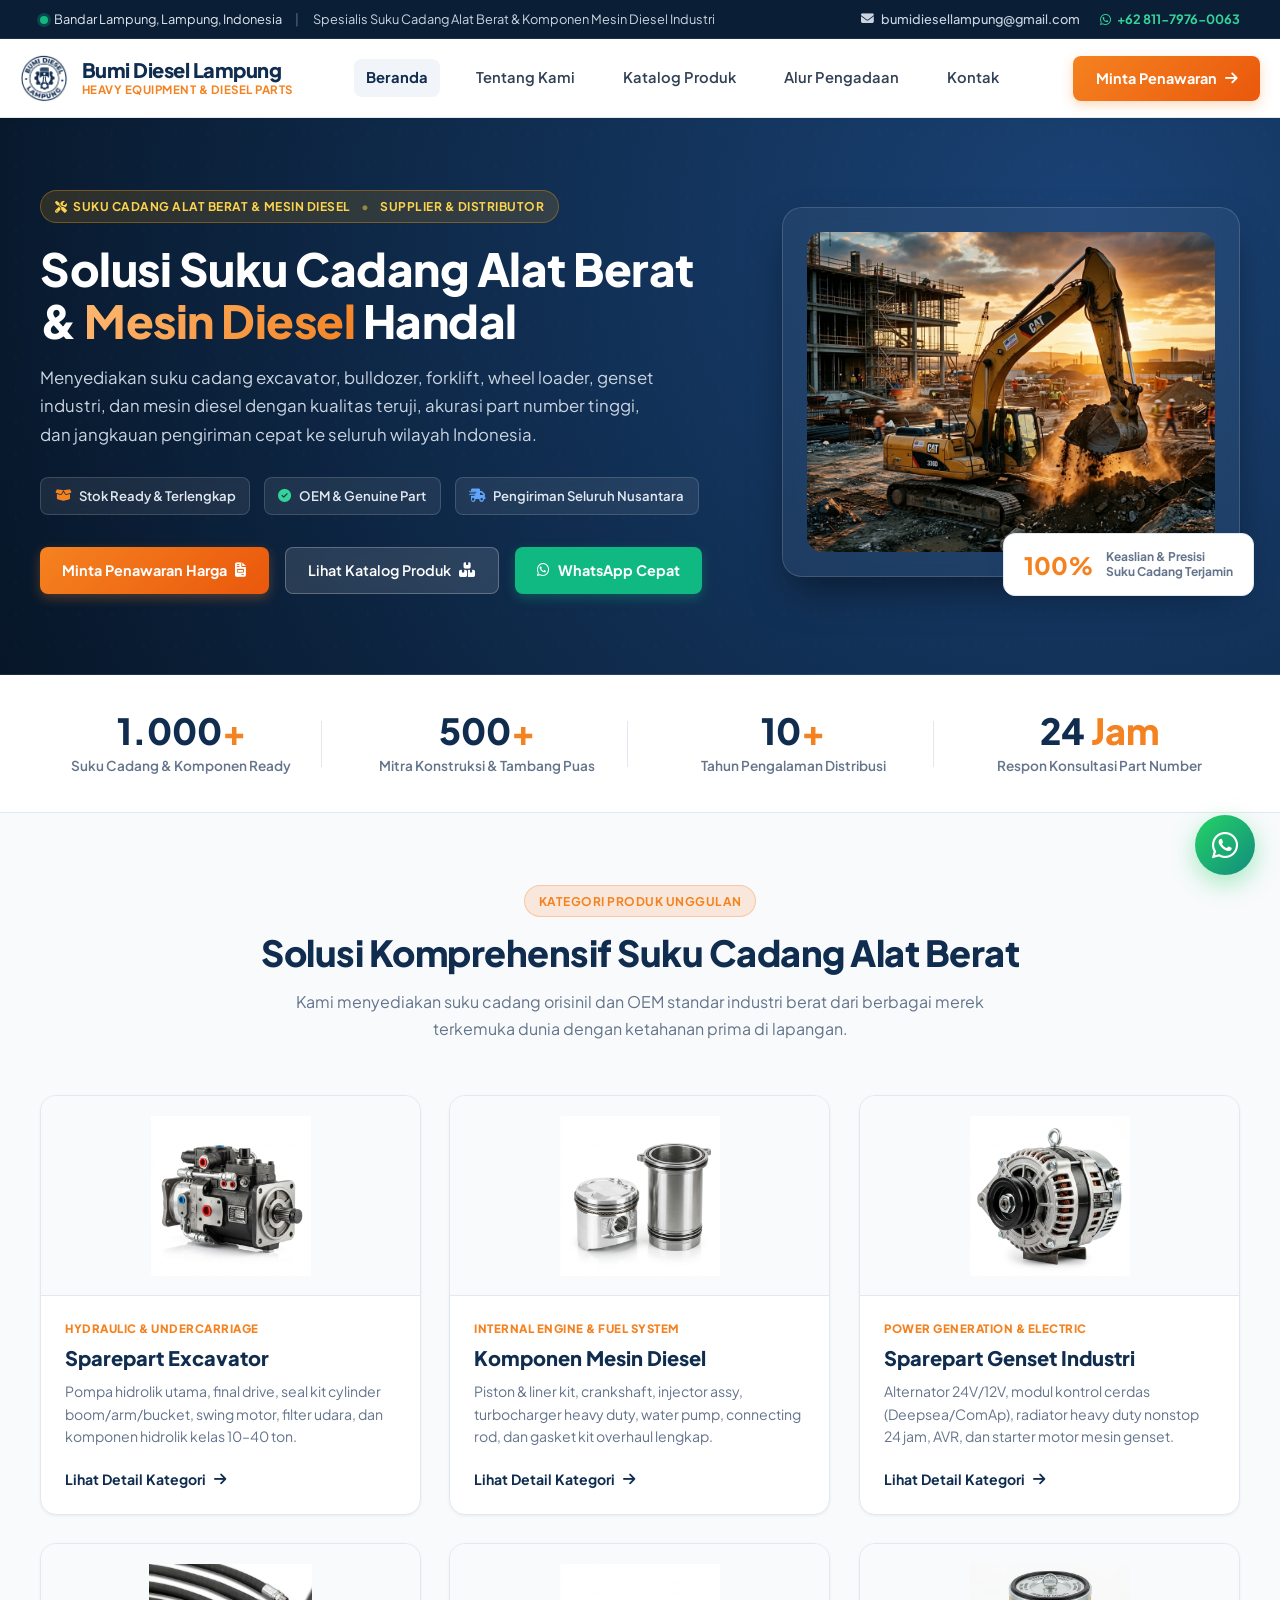
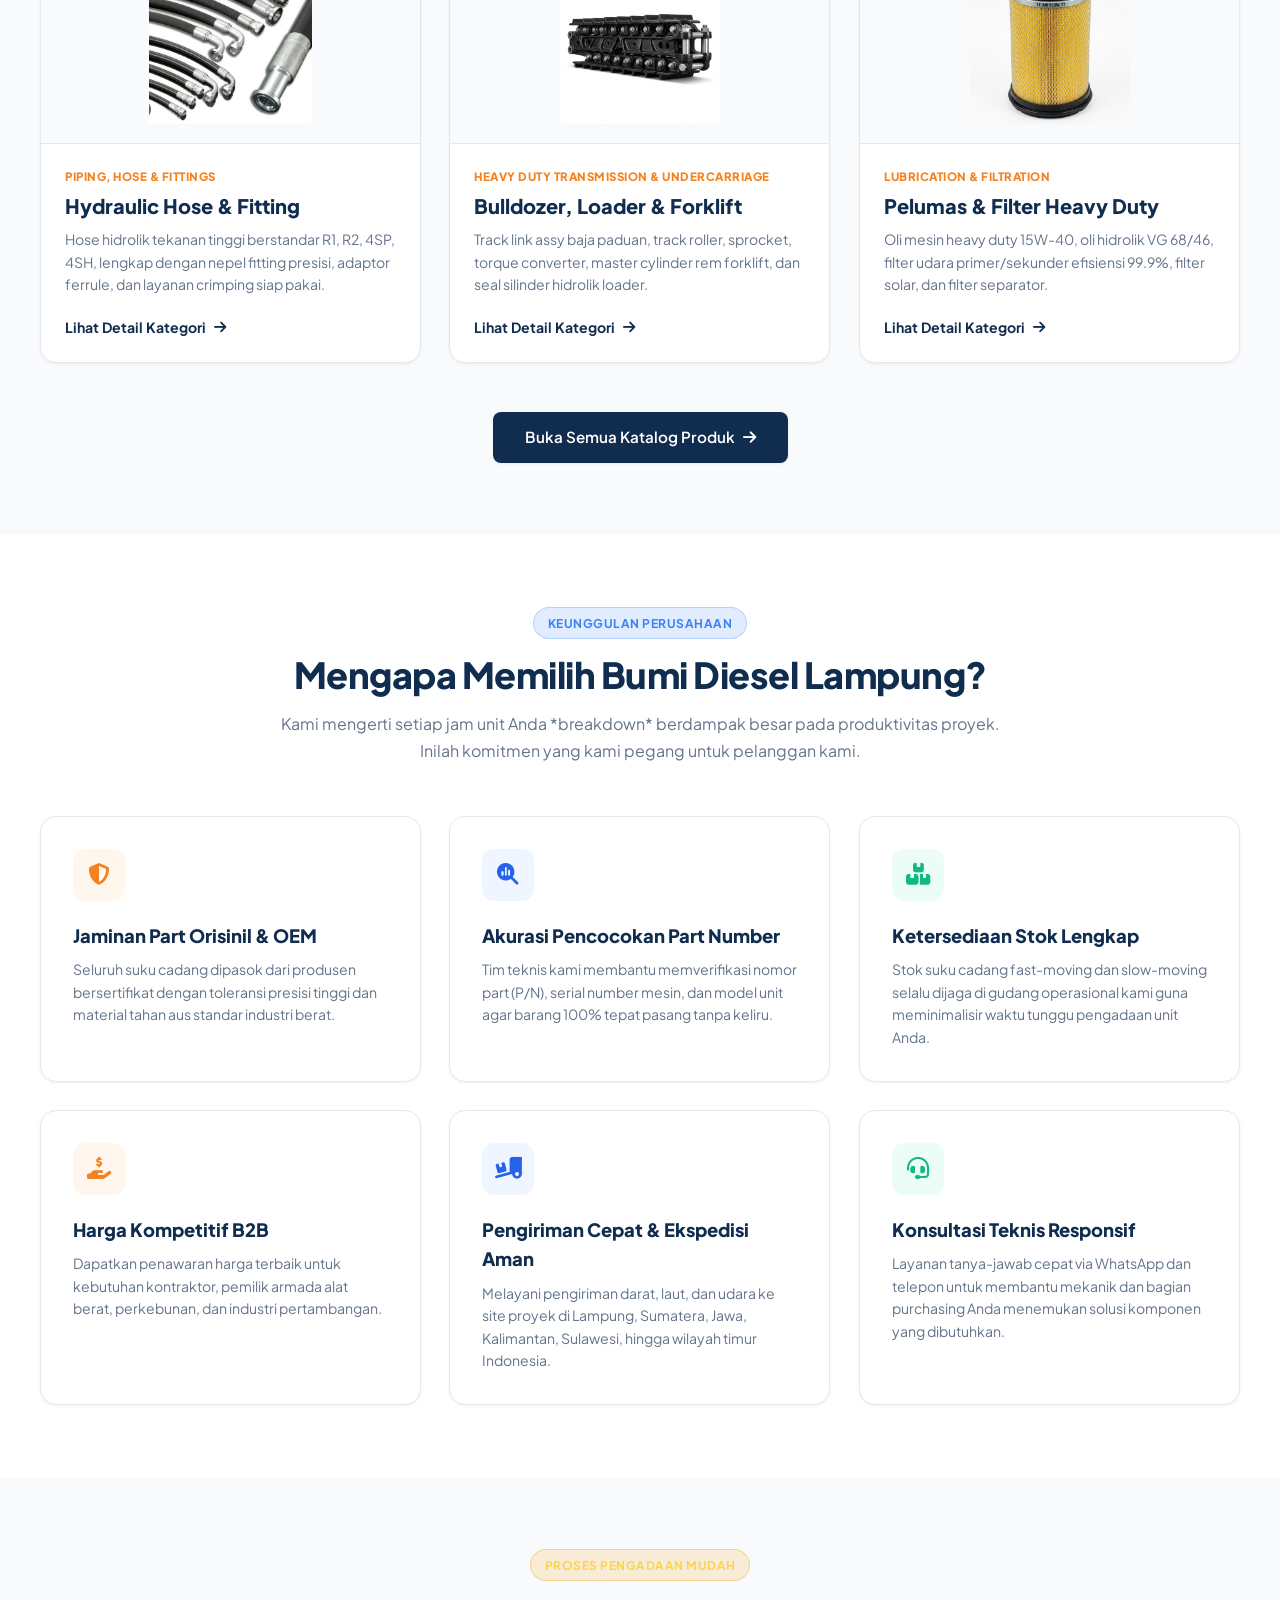
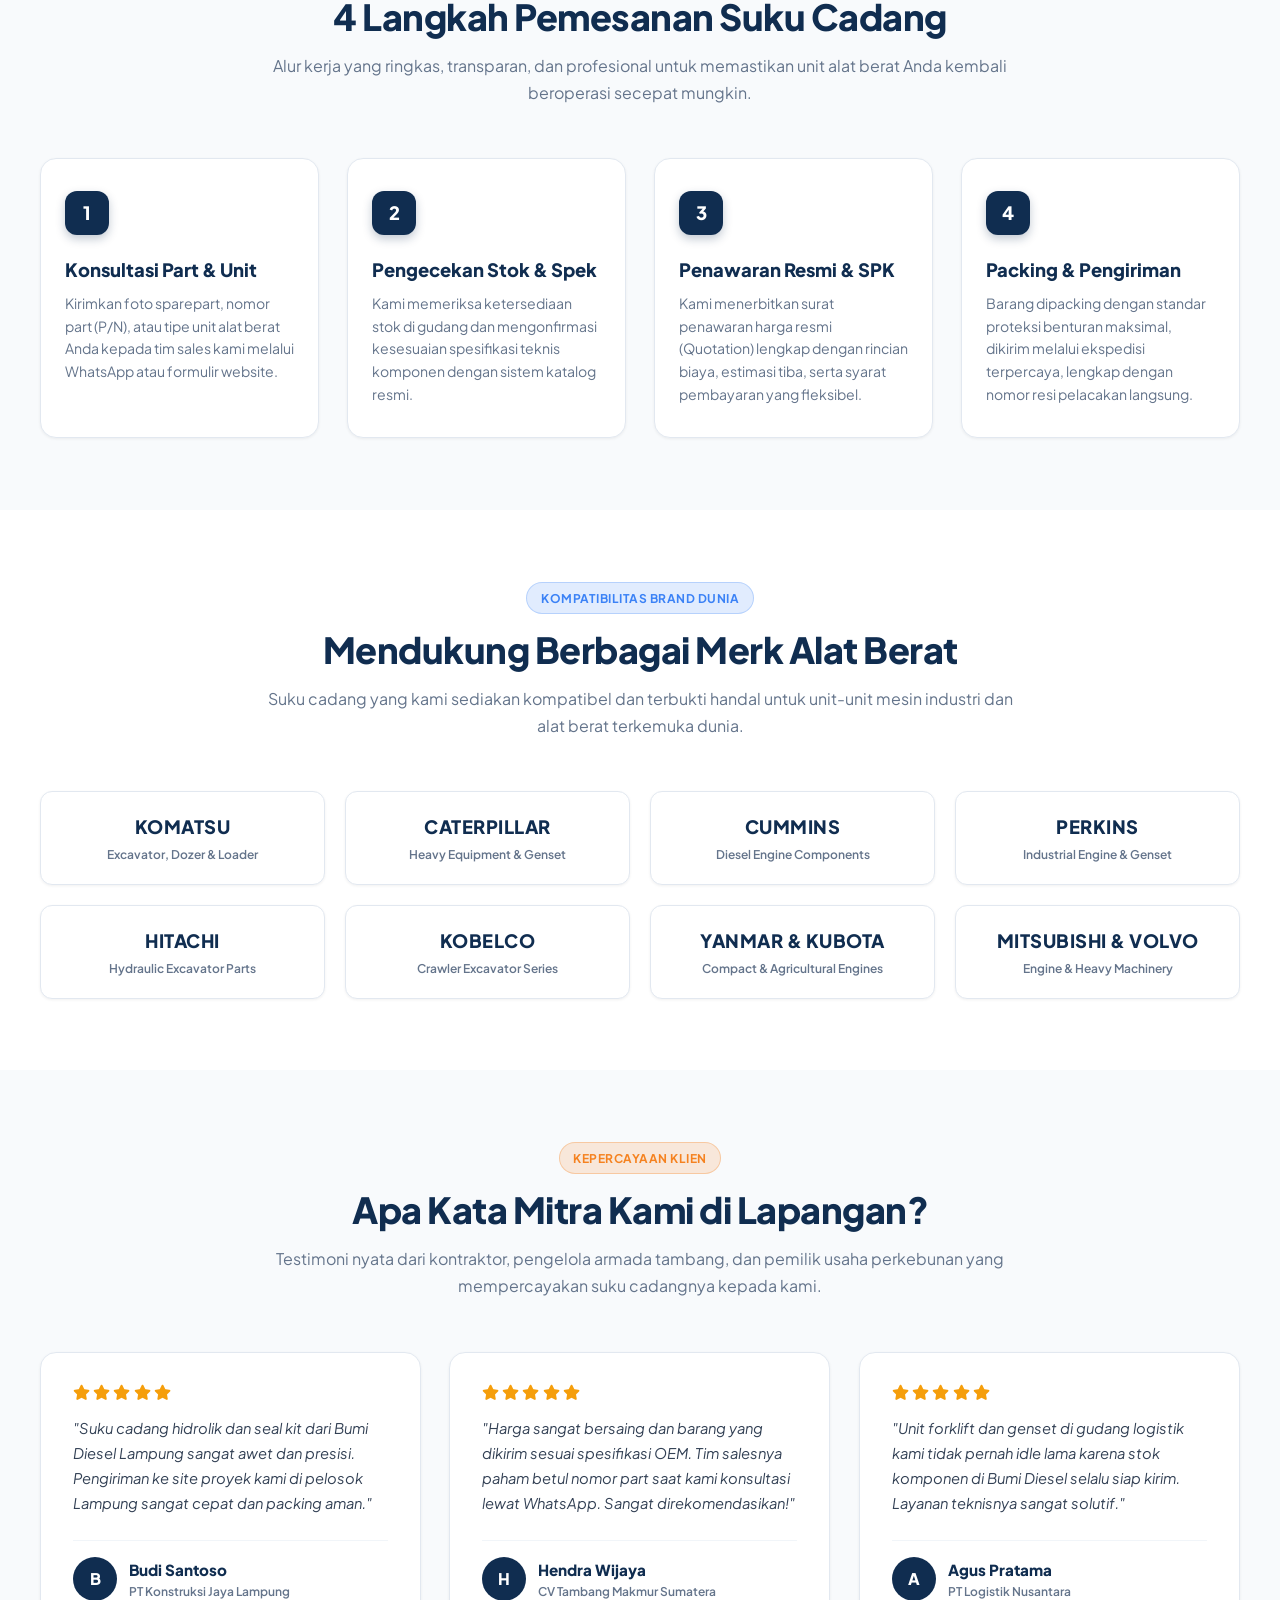
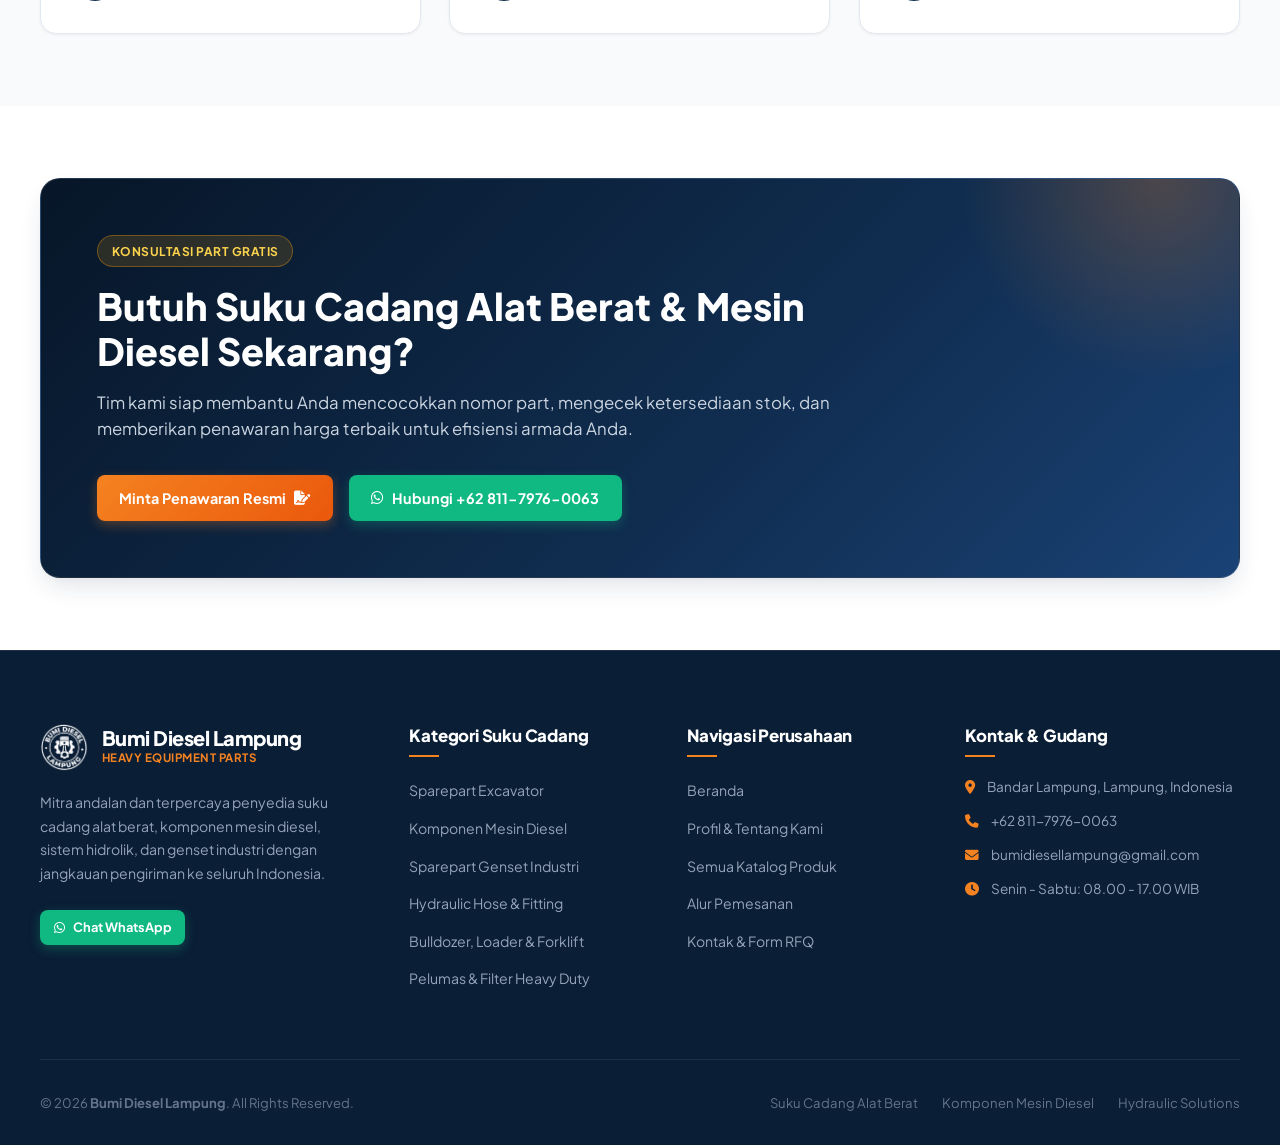
<file: index.html>
<!DOCTYPE html>
<html lang="id">
<head>
  <meta charset="UTF-8">
  <meta name="viewport" content="width=device-width, initial-scale=1.0">
  <title>Bumi Diesel Lampung | Supplier & Distributor Suku Cadang Alat Berat & Mesin Diesel</title>
  <meta name="description" content="Distributor dan supplier resmi suku cadang alat berat excavator, bulldozer, forklift, wheel loader, genset industri, dan mesin diesel berkualitas di Bandar Lampung dan pengiriman ke seluruh Indonesia.">
  <meta name="keywords" content="sparepart alat berat lampung, suku cadang excavator, spare part genset, pompa hidrolik excavator, piston diesel, injector diesel, hydraulic hose lampung, bumi diesel lampung">
  <meta name="author" content="Bumi Diesel Lampung">
  <meta name="robots" content="index, follow">

  <!-- Open Graph -->
  <meta property="og:type" content="website">
  <meta property="og:url" content="https://www.bumidiesellampung.com/">
  <meta property="og:title" content="Bumi Diesel Lampung | Suku Cadang Alat Berat & Mesin Diesel Berkualitas">
  <meta property="og:description" content="Solusi lengkap sparepart excavator, bulldozer, loader, genset industri, dan komponen mesin diesel dengan harga kompetitif dan pengiriman ke seluruh Indonesia.">
  <meta property="og:image" content="assets/logo.png">

  <!-- Favicon -->
  <link rel="icon" type="image/png" href="assets/favicon.png">

  <!-- Fonts: Plus Jakarta Sans & Inter -->
  <link rel="preconnect" href="https://fonts.googleapis.com">
  <link rel="preconnect" href="https://fonts.gstatic.com" crossorigin>
  <link href="https://fonts.googleapis.com/css2?family=Inter:wght@400;500;600;700&family=Plus+Jakarta+Sans:wght@400;500;600;700;800;900&display=swap" rel="stylesheet">

  <!-- FontAwesome 6 -->
  <link rel="stylesheet" href="https://cdnjs.cloudflare.com/ajax/libs/font-awesome/6.4.0/css/all.min.css">

  <!-- Stylesheet -->
  <link rel="stylesheet" href="assets/css/styles.css">

  <!-- Structured Data Schema.org -->
  <script type="application/ld+json">
  {
    "@context": "https://schema.org",
    "@type": "IndustrialStore",
    "name": "Bumi Diesel Lampung",
    "image": "https://www.bumidiesellampung.com/assets/logo.png",
    "description": "Pusat suku cadang alat berat dan mesin diesel di Bandar Lampung.",
    "telephone": "+62811-7976-0063",
    "email": "bumidiesellampung@gmail.com",
    "address": {
      "@type": "PostalAddress",
      "addressLocality": "Bandar Lampung",
      "addressRegion": "Lampung",
      "addressCountry": "ID"
    },
    "url": "https://www.bumidiesellampung.com"
  }
  </script>
</head>
<body>

  <!-- Top Bar -->
  <div class="top-bar">
    <div class="container top-bar-content">
      <div class="top-bar-left">
        <span><span class="status-dot"></span>Bandar Lampung, Lampung, Indonesia</span>
        <span class="hide-sm" style="opacity: 0.4;">|</span>
        <span class="hide-sm" style="color: #CBD5E1;">Spesialis Suku Cadang Alat Berat & Komponen Mesin Diesel Industri</span>
      </div>
      <div class="top-bar-right">
        <a href="mailto:bumidiesellampung@gmail.com" class="top-link hide-sm">
          <i class="fa-solid fa-envelope"></i> bumidiesellampung@gmail.com
        </a>
        <a href="https://wa.me/6281179760063" target="_blank" rel="noopener noreferrer" class="top-link top-link-wa">
          <i class="fa-brands fa-whatsapp"></i> +62 811-7976-0063
        </a>
      </div>
    </div>
  </div>

  <!-- Header / Navigation -->
  <header class="header">
    <div class="container nav-content">
      <a href="./" class="nav-logo" aria-label="Beranda Bumi Diesel Lampung">
        <img src="assets/logo-navy.png" alt="Bumi Diesel Lampung Logo">
        <div class="brand-text">
          <span class="brand-title">Bumi Diesel Lampung</span>
          <span class="brand-subtitle">Heavy Equipment & Diesel Parts</span>
        </div>
      </a>

      <nav class="nav-menu" aria-label="Navigasi Utama">
        <a href="./" class="nav-link active">Beranda</a>
        <a href="tentang-kami" class="nav-link">Tentang Kami</a>
        <a href="produk" class="nav-link">Katalog Produk</a>
        <a href="#alur-pengadaan" class="nav-link">Alur Pengadaan</a>
        <a href="kontak" class="nav-link">Kontak</a>
      </nav>

      <div class="nav-actions">
        <a href="kontak" class="btn-primary">
          <span>Minta Penawaran</span>
          <i class="fa-solid fa-arrow-right"></i>
        </a>
        <button id="hamburgerBtn" class="hamburger-btn" aria-label="Buka Menu" aria-expanded="false">
          <i class="fa-solid fa-bars"></i>
        </button>
      </div>
    </div>

    <!-- Mobile Drawer -->
    <div id="mobileMenu" class="mobile-menu">
      <a href="./" class="mobile-nav-link active">Beranda</a>
      <a href="tentang-kami" class="mobile-nav-link">Tentang Kami</a>
      <a href="produk" class="mobile-nav-link">Katalog Produk Lengkap</a>
      <a href="produk-excavator" class="mobile-nav-link" style="padding-left: 1.25rem; font-size: 0.88rem;">• Sparepart Excavator</a>
      <a href="produk-diesel-engine" class="mobile-nav-link" style="padding-left: 1.25rem; font-size: 0.88rem;">• Komponen Mesin Diesel</a>
      <a href="produk-genset" class="mobile-nav-link" style="padding-left: 1.25rem; font-size: 0.88rem;">• Sparepart Genset</a>
      <a href="produk-hydraulic-hose" class="mobile-nav-link" style="padding-left: 1.25rem; font-size: 0.88rem;">• Hydraulic Hose & Fitting</a>
      <a href="produk-alat-berat-lainnya" class="mobile-nav-link" style="padding-left: 1.25rem; font-size: 0.88rem;">• Bulldozer, Loader & Forklift</a>
      <a href="#alur-pengadaan" class="mobile-nav-link">Alur Pengadaan</a>
      <a href="kontak" class="mobile-nav-link">Kontak & Penawaran</a>
      <div style="margin-top: 1rem;">
        <a href="kontak" class="btn-primary" style="width: 100%; text-align: center;">Minta Penawaran Harga Sekarang</a>
      </div>
    </div>
  </header>

  <!-- Hero Section -->
  <section class="hero">
    <div class="container hero-grid">
      <div>
        <div class="badge badge-amber">
          <i class="fa-solid fa-screwdriver-wrench"></i> Suku Cadang Alat Berat & Mesin Diesel
          <span style="opacity: 0.5; margin: 0 4px;">•</span>
          <span>Supplier & Distributor</span>
        </div>

        <h1 class="hero-title">
          Solusi Suku Cadang Alat Berat & <span>Mesin Diesel</span> Handal
        </h1>

        <p class="hero-desc">
          Menyediakan suku cadang excavator, bulldozer, forklift, wheel loader, genset industri, dan mesin diesel dengan kualitas teruji, akurasi part number tinggi, dan jangkauan pengiriman cepat ke seluruh wilayah Indonesia.
        </p>

        <div class="hero-features">
          <div class="feature-box">
            <i class="fa-solid fa-box-open" style="color: #F58220;"></i>
            <span>Stok Ready & Terlengkap</span>
          </div>
          <div class="feature-box">
            <i class="fa-solid fa-circle-check" style="color: #34D399;"></i>
            <span>OEM & Genuine Part</span>
          </div>
          <div class="feature-box">
            <i class="fa-solid fa-truck-fast" style="color: #60A5FA;"></i>
            <span>Pengiriman Seluruh Nusantara</span>
          </div>
        </div>

        <div class="hero-btns">
          <a href="kontak" class="btn-primary">
            <span>Minta Penawaran Harga</span>
            <i class="fa-solid fa-file-invoice"></i>
          </a>
          <a href="produk" class="btn-secondary">
            <span>Lihat Katalog Produk</span>
            <i class="fa-solid fa-boxes-stacked"></i>
          </a>
          <a href="https://wa.me/6281179760063" target="_blank" rel="noopener noreferrer" class="btn-whatsapp-hero">
            <i class="fa-brands fa-whatsapp"></i>
            <span>WhatsApp Cepat</span>
          </a>
        </div>
      </div>

      <div class="hero-visual">
        <div class="hero-card-preview">
          <div class="hero-img-wrapper">
            <img src="excavator_bg.png" alt="Unit Alat Berat Excavator Bumi Diesel Lampung">
          </div>
          <div class="hero-floating-stat">
            <div class="stat-num">100%</div>
            <div class="stat-label">Keaslian & Presisi<br>Suku Cadang Terjamin</div>
          </div>
        </div>
      </div>
    </div>
  </section>

  <!-- Stats Section -->
  <section class="stats-banner">
    <div class="container stats-grid">
      <div class="stat-item">
        <div class="stat-value">1.000<span>+</span></div>
        <div class="stat-title">Suku Cadang & Komponen Ready</div>
      </div>
      <div class="stat-item">
        <div class="stat-value">500<span>+</span></div>
        <div class="stat-title">Mitra Konstruksi & Tambang Puas</div>
      </div>
      <div class="stat-item">
        <div class="stat-value">10<span>+</span></div>
        <div class="stat-title">Tahun Pengalaman Distribusi</div>
      </div>
      <div class="stat-item">
        <div class="stat-value">24<span> Jam</span></div>
        <div class="stat-title">Respon Konsultasi Part Number</div>
      </div>
    </div>
  </section>

  <!-- Product Categories Section -->
  <section class="section section-slate">
    <div class="container">
      <div class="section-header">
        <div class="badge badge-orange section-badge">Kategori Produk Unggulan</div>
        <h2 class="section-title">Solusi Komprehensif Suku Cadang Alat Berat</h2>
        <p class="section-subtitle">
          Kami menyediakan suku cadang orisinil dan OEM standar industri berat dari berbagai merek terkemuka dunia dengan ketahanan prima di lapangan.
        </p>
      </div>

      <div class="categories-grid">
        <!-- 1. Excavator -->
        <div class="category-card">
          <div class="category-card-img">
            <img src="assets/pompa_hidrolik.png" alt="Sparepart Excavator">
          </div>
          <div class="category-card-body">
            <span class="category-tag">Hydraulic & Undercarriage</span>
            <h3 class="category-card-title">Sparepart Excavator</h3>
            <p class="category-card-desc">
              Pompa hidrolik utama, final drive, seal kit cylinder boom/arm/bucket, swing motor, filter udara, dan komponen hidrolik kelas 10–40 ton.
            </p>
            <a href="produk-excavator" class="category-link">
              <span>Lihat Detail Kategori</span>
              <i class="fa-solid fa-arrow-right"></i>
            </a>
          </div>
        </div>

        <!-- 2. Diesel Engine -->
        <div class="category-card">
          <div class="category-card-img">
            <img src="assets/piston.png" alt="Komponen Mesin Diesel">
          </div>
          <div class="category-card-body">
            <span class="category-tag">Internal Engine & Fuel System</span>
            <h3 class="category-card-title">Komponen Mesin Diesel</h3>
            <p class="category-card-desc">
              Piston & liner kit, crankshaft, injector assy, turbocharger heavy duty, water pump, connecting rod, dan gasket kit overhaul lengkap.
            </p>
            <a href="produk-diesel-engine" class="category-link">
              <span>Lihat Detail Kategori</span>
              <i class="fa-solid fa-arrow-right"></i>
            </a>
          </div>
        </div>

        <!-- 3. Genset -->
        <div class="category-card">
          <div class="category-card-img">
            <img src="assets/alternator.png" alt="Sparepart Genset Industri">
          </div>
          <div class="category-card-body">
            <span class="category-tag">Power Generation & Electric</span>
            <h3 class="category-card-title">Sparepart Genset Industri</h3>
            <p class="category-card-desc">
              Alternator 24V/12V, modul kontrol cerdas (Deepsea/ComAp), radiator heavy duty nonstop 24 jam, AVR, dan starter motor mesin genset.
            </p>
            <a href="produk-genset" class="category-link">
              <span>Lihat Detail Kategori</span>
              <i class="fa-solid fa-arrow-right"></i>
            </a>
          </div>
        </div>

        <!-- 4. Hydraulic Hose -->
        <div class="category-card">
          <div class="category-card-img">
            <img src="assets/HOSE HYD.jpg" alt="Hydraulic Hose dan Fitting">
          </div>
          <div class="category-card-body">
            <span class="category-tag">Piping, Hose & Fittings</span>
            <h3 class="category-card-title">Hydraulic Hose & Fitting</h3>
            <p class="category-card-desc">
              Hose hidrolik tekanan tinggi berstandar R1, R2, 4SP, 4SH, lengkap dengan nepel fitting presisi, adaptor ferrule, dan layanan crimping siap pakai.
            </p>
            <a href="produk-hydraulic-hose" class="category-link">
              <span>Lihat Detail Kategori</span>
              <i class="fa-solid fa-arrow-right"></i>
            </a>
          </div>
        </div>

        <!-- 5. Bulldozer, Wheel Loader & Forklift -->
        <div class="category-card">
          <div class="category-card-img">
            <img src="assets/track_link.png" alt="Sparepart Bulldozer dan Loader">
          </div>
          <div class="category-card-body">
            <span class="category-tag">Heavy Duty Transmission & Undercarriage</span>
            <h3 class="category-card-title">Bulldozer, Loader & Forklift</h3>
            <p class="category-card-desc">
              Track link assy baja paduan, track roller, sprocket, torque converter, master cylinder rem forklift, dan seal silinder hidrolik loader.
            </p>
            <a href="produk-alat-berat-lainnya" class="category-link">
              <span>Lihat Detail Kategori</span>
              <i class="fa-solid fa-arrow-right"></i>
            </a>
          </div>
        </div>

        <!-- 6. Pelumas & Filter -->
        <div class="category-card">
          <div class="category-card-img">
            <img src="assets/filter_udara.png" alt="Pelumas dan Filter Heavy Duty">
          </div>
          <div class="category-card-body">
            <span class="category-tag">Lubrication & Filtration</span>
            <h3 class="category-card-title">Pelumas & Filter Heavy Duty</h3>
            <p class="category-card-desc">
              Oli mesin heavy duty 15W-40, oli hidrolik VG 68/46, filter udara primer/sekunder efisiensi 99.9%, filter solar, dan filter separator.
            </p>
            <a href="produk?kategori=oli-filter" class="category-link">
              <span>Lihat Detail Kategori</span>
              <i class="fa-solid fa-arrow-right"></i>
            </a>
          </div>
        </div>
      </div>

      <div style="text-align: center; margin-top: 3rem;">
        <a href="produk" class="btn-navy" style="padding: 0.85rem 2rem; font-size: 0.95rem;">
          <span>Buka Semua Katalog Produk</span>
          <i class="fa-solid fa-arrow-right"></i>
        </a>
      </div>
    </div>
  </section>

  <!-- Mengapa Memilih Kami / Value Proposition -->
  <section class="section">
    <div class="container">
      <div class="section-header">
        <div class="badge badge-blue section-badge">Keunggulan Perusahaan</div>
        <h2 class="section-title">Mengapa Memilih Bumi Diesel Lampung?</h2>
        <p class="section-subtitle">
          Kami mengerti setiap jam unit Anda *breakdown* berdampak besar pada produktivitas proyek. Inilah komitmen yang kami pegang untuk pelanggan kami.
        </p>
      </div>

      <div class="features-grid">
        <div class="feature-item-card">
          <div class="feature-icon-box feature-icon-orange">
            <i class="fa-solid fa-shield-halved"></i>
          </div>
          <h3 class="feature-item-title">Jaminan Part Orisinil & OEM</h3>
          <p class="feature-item-desc">
            Seluruh suku cadang dipasok dari produsen bersertifikat dengan toleransi presisi tinggi dan material tahan aus standar industri berat.
          </p>
        </div>

        <div class="feature-item-card">
          <div class="feature-icon-box feature-icon-blue">
            <i class="fa-solid fa-magnifying-glass-chart"></i>
          </div>
          <h3 class="feature-item-title">Akurasi Pencocokan Part Number</h3>
          <p class="feature-item-desc">
            Tim teknis kami membantu memverifikasi nomor part (P/N), serial number mesin, dan model unit agar barang 100% tepat pasang tanpa keliru.
          </p>
        </div>

        <div class="feature-item-card">
          <div class="feature-icon-box feature-icon-emerald">
            <i class="fa-solid fa-boxes-stacked"></i>
          </div>
          <h3 class="feature-item-title">Ketersediaan Stok Lengkap</h3>
          <p class="feature-item-desc">
            Stok suku cadang fast-moving dan slow-moving selalu dijaga di gudang operasional kami guna meminimalisir waktu tunggu pengadaan unit Anda.
          </p>
        </div>

        <div class="feature-item-card">
          <div class="feature-icon-box feature-icon-orange">
            <i class="fa-solid fa-hand-holding-dollar"></i>
          </div>
          <h3 class="feature-item-title">Harga Kompetitif B2B</h3>
          <p class="feature-item-desc">
            Dapatkan penawaran harga terbaik untuk kebutuhan kontraktor, pemilik armada alat berat, perkebunan, dan industri pertambangan.
          </p>
        </div>

        <div class="feature-item-card">
          <div class="feature-icon-box feature-icon-blue">
            <i class="fa-solid fa-truck-ramp-box"></i>
          </div>
          <h3 class="feature-item-title">Pengiriman Cepat & Ekspedisi Aman</h3>
          <p class="feature-item-desc">
            Melayani pengiriman darat, laut, dan udara ke site proyek di Lampung, Sumatera, Jawa, Kalimantan, Sulawesi, hingga wilayah timur Indonesia.
          </p>
        </div>

        <div class="feature-item-card">
          <div class="feature-icon-box feature-icon-emerald">
            <i class="fa-solid fa-headset"></i>
          </div>
          <h3 class="feature-item-title">Konsultasi Teknis Responsif</h3>
          <p class="feature-item-desc">
            Layanan tanya-jawab cepat via WhatsApp dan telepon untuk membantu mekanik dan bagian purchasing Anda menemukan solusi komponen yang dibutuhkan.
          </p>
        </div>
      </div>
    </div>
  </section>

  <!-- Alur Pengadaan / Sourcing Workflow -->
  <section id="alur-pengadaan" class="section section-slate">
    <div class="container">
      <div class="section-header">
        <div class="badge badge-amber section-badge">Proses Pengadaan Mudah</div>
        <h2 class="section-title">4 Langkah Pemesanan Suku Cadang</h2>
        <p class="section-subtitle">
          Alur kerja yang ringkas, transparan, dan profesional untuk memastikan unit alat berat Anda kembali beroperasi secepat mungkin.
        </p>
      </div>

      <div class="workflow-grid">
        <div class="workflow-card">
          <div class="step-num">1</div>
          <h3 class="workflow-title">Konsultasi Part & Unit</h3>
          <p class="workflow-desc">
            Kirimkan foto sparepart, nomor part (P/N), atau tipe unit alat berat Anda kepada tim sales kami melalui WhatsApp atau formulir website.
          </p>
        </div>

        <div class="workflow-card">
          <div class="step-num">2</div>
          <h3 class="workflow-title">Pengecekan Stok & Spek</h3>
          <p class="workflow-desc">
            Kami memeriksa ketersediaan stok di gudang dan mengonfirmasi kesesuaian spesifikasi teknis komponen dengan sistem katalog resmi.
          </p>
        </div>

        <div class="workflow-card">
          <div class="step-num">3</div>
          <h3 class="workflow-title">Penawaran Resmi & SPK</h3>
          <p class="workflow-desc">
            Kami menerbitkan surat penawaran harga resmi (Quotation) lengkap dengan rincian biaya, estimasi tiba, serta syarat pembayaran yang fleksibel.
          </p>
        </div>

        <div class="workflow-card">
          <div class="step-num">4</div>
          <h3 class="workflow-title">Packing & Pengiriman</h3>
          <p class="workflow-desc">
            Barang dipacking dengan standar proteksi benturan maksimal, dikirim melalui ekspedisi terpercaya, lengkap dengan nomor resi pelacakan langsung.
          </p>
        </div>
      </div>
    </div>
  </section>

  <!-- Brand Compatibility Section -->
  <section class="section">
    <div class="container">
      <div class="section-header">
        <div class="badge badge-blue section-badge">Kompatibilitas Brand Dunia</div>
        <h2 class="section-title">Mendukung Berbagai Merk Alat Berat</h2>
        <p class="section-subtitle">
          Suku cadang yang kami sediakan kompatibel dan terbukti handal untuk unit-unit mesin industri dan alat berat terkemuka dunia.
        </p>
      </div>

      <div class="brand-grid">
        <div class="brand-badge">
          <span class="brand-name">KOMATSU</span>
          <span class="brand-sub">Excavator, Dozer & Loader</span>
        </div>
        <div class="brand-badge">
          <span class="brand-name">CATERPILLAR</span>
          <span class="brand-sub">Heavy Equipment & Genset</span>
        </div>
        <div class="brand-badge">
          <span class="brand-name">CUMMINS</span>
          <span class="brand-sub">Diesel Engine Components</span>
        </div>
        <div class="brand-badge">
          <span class="brand-name">PERKINS</span>
          <span class="brand-sub">Industrial Engine & Genset</span>
        </div>
        <div class="brand-badge">
          <span class="brand-name">HITACHI</span>
          <span class="brand-sub">Hydraulic Excavator Parts</span>
        </div>
        <div class="brand-badge">
          <span class="brand-name">KOBELCO</span>
          <span class="brand-sub">Crawler Excavator Series</span>
        </div>
        <div class="brand-badge">
          <span class="brand-name">YANMAR & KUBOTA</span>
          <span class="brand-sub">Compact & Agricultural Engines</span>
        </div>
        <div class="brand-badge">
          <span class="brand-name">MITSUBISHI & VOLVO</span>
          <span class="brand-sub">Engine & Heavy Machinery</span>
        </div>
      </div>
    </div>
  </section>

  <!-- Testimonials Section -->
  <section class="section section-slate">
    <div class="container">
      <div class="section-header">
        <div class="badge badge-orange section-badge">Kepercayaan Klien</div>
        <h2 class="section-title">Apa Kata Mitra Kami di Lapangan?</h2>
        <p class="section-subtitle">
          Testimoni nyata dari kontraktor, pengelola armada tambang, dan pemilik usaha perkebunan yang mempercayakan suku cadangnya kepada kami.
        </p>
      </div>

      <div class="testimonials-grid">
        <div class="testimonial-card">
          <div class="testimonial-stars">
            <i class="fa-solid fa-star"></i><i class="fa-solid fa-star"></i><i class="fa-solid fa-star"></i><i class="fa-solid fa-star"></i><i class="fa-solid fa-star"></i>
          </div>
          <p class="testimonial-text">
            "Suku cadang hidrolik dan seal kit dari Bumi Diesel Lampung sangat awet dan presisi. Pengiriman ke site proyek kami di pelosok Lampung sangat cepat dan packing aman."
          </p>
          <div class="testimonial-author">
            <div class="author-avatar">B</div>
            <div class="author-info">
              <h4>Budi Santoso</h4>
              <p>PT Konstruksi Jaya Lampung</p>
            </div>
          </div>
        </div>

        <div class="testimonial-card">
          <div class="testimonial-stars">
            <i class="fa-solid fa-star"></i><i class="fa-solid fa-star"></i><i class="fa-solid fa-star"></i><i class="fa-solid fa-star"></i><i class="fa-solid fa-star"></i>
          </div>
          <p class="testimonial-text">
            "Harga sangat bersaing dan barang yang dikirim sesuai spesifikasi OEM. Tim salesnya paham betul nomor part saat kami konsultasi lewat WhatsApp. Sangat direkomendasikan!"
          </p>
          <div class="testimonial-author">
            <div class="author-avatar">H</div>
            <div class="author-info">
              <h4>Hendra Wijaya</h4>
              <p>CV Tambang Makmur Sumatera</p>
            </div>
          </div>
        </div>

        <div class="testimonial-card">
          <div class="testimonial-stars">
            <i class="fa-solid fa-star"></i><i class="fa-solid fa-star"></i><i class="fa-solid fa-star"></i><i class="fa-solid fa-star"></i><i class="fa-solid fa-star"></i>
          </div>
          <p class="testimonial-text">
            "Unit forklift dan genset di gudang logistik kami tidak pernah idle lama karena stok komponen di Bumi Diesel selalu siap kirim. Layanan teknisnya sangat solutif."
          </p>
          <div class="testimonial-author">
            <div class="author-avatar">A</div>
            <div class="author-info">
              <h4>Agus Pratama</h4>
              <p>PT Logistik Nusantara</p>
            </div>
          </div>
        </div>
      </div>
    </div>
  </section>

  <!-- CTA Banner Section -->
  <section class="section">
    <div class="container">
      <div class="cta-banner">
        <div class="cta-content">
          <div class="badge badge-amber" style="margin-bottom: 1rem;">Konsultasi Part Gratis</div>
          <h2 class="cta-title">Butuh Suku Cadang Alat Berat & Mesin Diesel Sekarang?</h2>
          <p class="cta-desc">
            Tim kami siap membantu Anda mencocokkan nomor part, mengecek ketersediaan stok, dan memberikan penawaran harga terbaik untuk efisiensi armada Anda.
          </p>
          <div class="cta-buttons">
            <a href="kontak" class="btn-primary">
              <span>Minta Penawaran Resmi</span>
              <i class="fa-solid fa-file-signature"></i>
            </a>
            <a href="https://wa.me/6281179760063" target="_blank" rel="noopener noreferrer" class="btn-whatsapp-hero">
              <i class="fa-brands fa-whatsapp"></i>
              <span>Hubungi +62 811-7976-0063</span>
            </a>
          </div>
        </div>
      </div>
    </div>
  </section>

  <!-- Corporate Footer -->
  <footer class="footer">
    <div class="container">
      <div class="footer-grid">
        <!-- Col 1: Brand Info -->
        <div class="footer-brand">
          <a href="./" class="nav-logo">
            <img src="assets/logo-white.png" alt="Bumi Diesel Lampung Logo" style="height: 48px;">
            <div class="brand-text">
              <span class="brand-title" style="color: #FFFFFF;">Bumi Diesel Lampung</span>
              <span class="brand-subtitle" style="color: #F58220;">Heavy Equipment Parts</span>
            </div>
          </a>
          <p>
            Mitra andalan dan terpercaya penyedia suku cadang alat berat, komponen mesin diesel, sistem hidrolik, dan genset industri dengan jangkauan pengiriman ke seluruh Indonesia.
          </p>
          <div style="display: flex; gap: 0.75rem;">
            <a href="https://wa.me/6281179760063" target="_blank" rel="noopener noreferrer" class="btn-whatsapp-hero" style="padding: 0.45rem 0.85rem; font-size: 0.8rem;">
              <i class="fa-brands fa-whatsapp"></i> Chat WhatsApp
            </a>
          </div>
        </div>

        <!-- Col 2: Kategori Suku Cadang -->
        <div>
          <h4 class="footer-col-title">Kategori Suku Cadang</h4>
          <ul class="footer-links">
            <li><a href="produk-excavator">Sparepart Excavator</a></li>
            <li><a href="produk-diesel-engine">Komponen Mesin Diesel</a></li>
            <li><a href="produk-genset">Sparepart Genset Industri</a></li>
            <li><a href="produk-hydraulic-hose">Hydraulic Hose & Fitting</a></li>
            <li><a href="produk-alat-berat-lainnya">Bulldozer, Loader & Forklift</a></li>
            <li><a href="produk?kategori=oli-filter">Pelumas & Filter Heavy Duty</a></li>
          </ul>
        </div>

        <!-- Col 3: Navigasi Cepat -->
        <div>
          <h4 class="footer-col-title">Navigasi Perusahaan</h4>
          <ul class="footer-links">
            <li><a href="./">Beranda</a></li>
            <li><a href="tentang-kami">Profil & Tentang Kami</a></li>
            <li><a href="produk">Semua Katalog Produk</a></li>
            <li><a href="./#alur-pengadaan">Alur Pemesanan</a></li>
            <li><a href="kontak">Kontak & Form RFQ</a></li>
          </ul>
        </div>

        <!-- Col 4: Info Kantor & Kontak -->
        <div>
          <h4 class="footer-col-title">Kontak & Gudang</h4>
          <div class="footer-contact-item">
            <i class="fa-solid fa-location-dot"></i>
            <span>Bandar Lampung, Lampung, Indonesia</span>
          </div>
          <div class="footer-contact-item">
            <i class="fa-solid fa-phone"></i>
            <span>+62 811-7976-0063</span>
          </div>
          <div class="footer-contact-item">
            <i class="fa-solid fa-envelope"></i>
            <span>bumidiesellampung@gmail.com</span>
          </div>
          <div class="footer-contact-item">
            <i class="fa-solid fa-clock"></i>
            <span>Senin - Sabtu: 08.00 - 17.00 WIB</span>
          </div>
        </div>
      </div>

      <div class="footer-bottom">
        <div>
          &copy; <span id="currentYear">2026</span> <strong>Bumi Diesel Lampung</strong>. All Rights Reserved.
        </div>
        <div style="display: flex; gap: 1.5rem;">
          <span>Suku Cadang Alat Berat</span>
          <span>Komponen Mesin Diesel</span>
          <span>Hydraulic Solutions</span>
        </div>
      </div>
    </div>
  </footer>

  <!-- Floating WhatsApp Action -->
  <a href="https://wa.me/6281179760063" target="_blank" rel="noopener noreferrer" class="floating-wa" aria-label="Konsultasi WhatsApp Bumi Diesel Lampung">
    <i class="fa-brands fa-whatsapp"></i>
  </a>

  <!-- Script -->
  <script src="assets/js/main.js"></script>
</body>
</html>
</file>
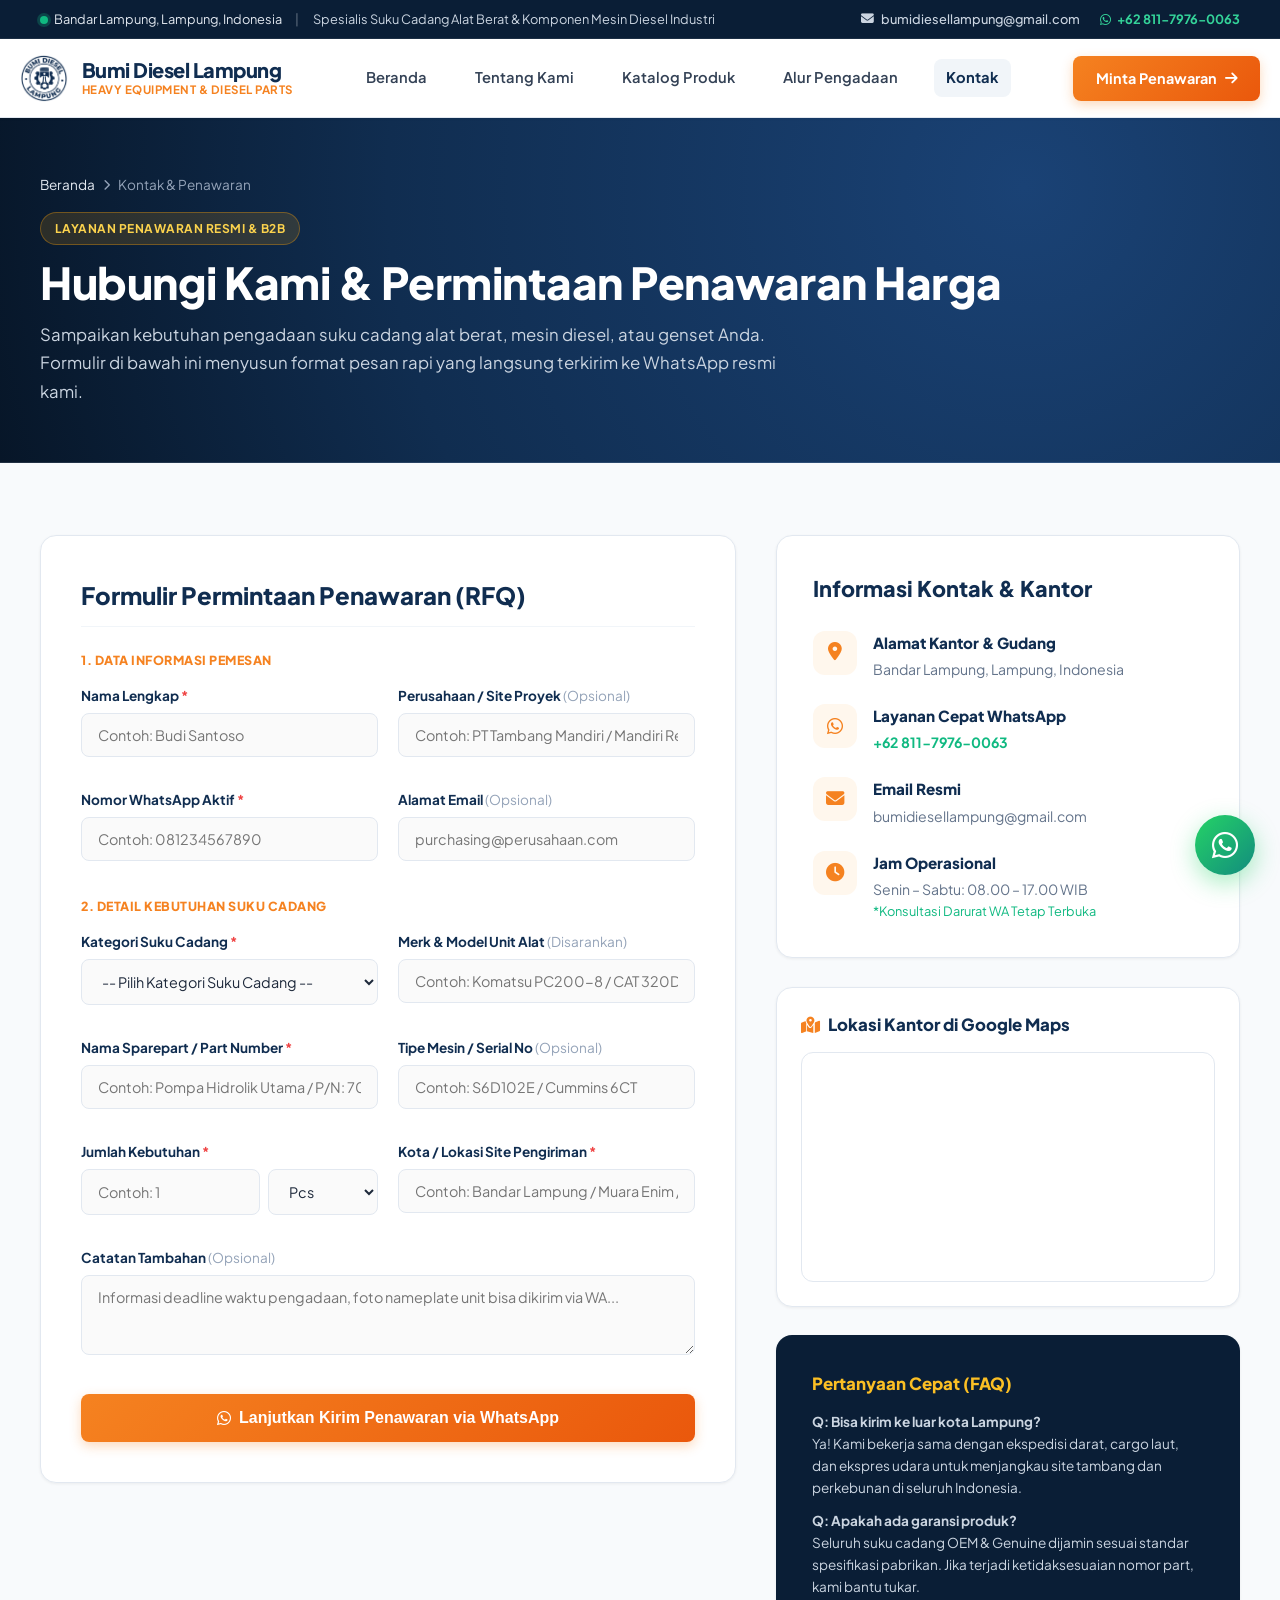
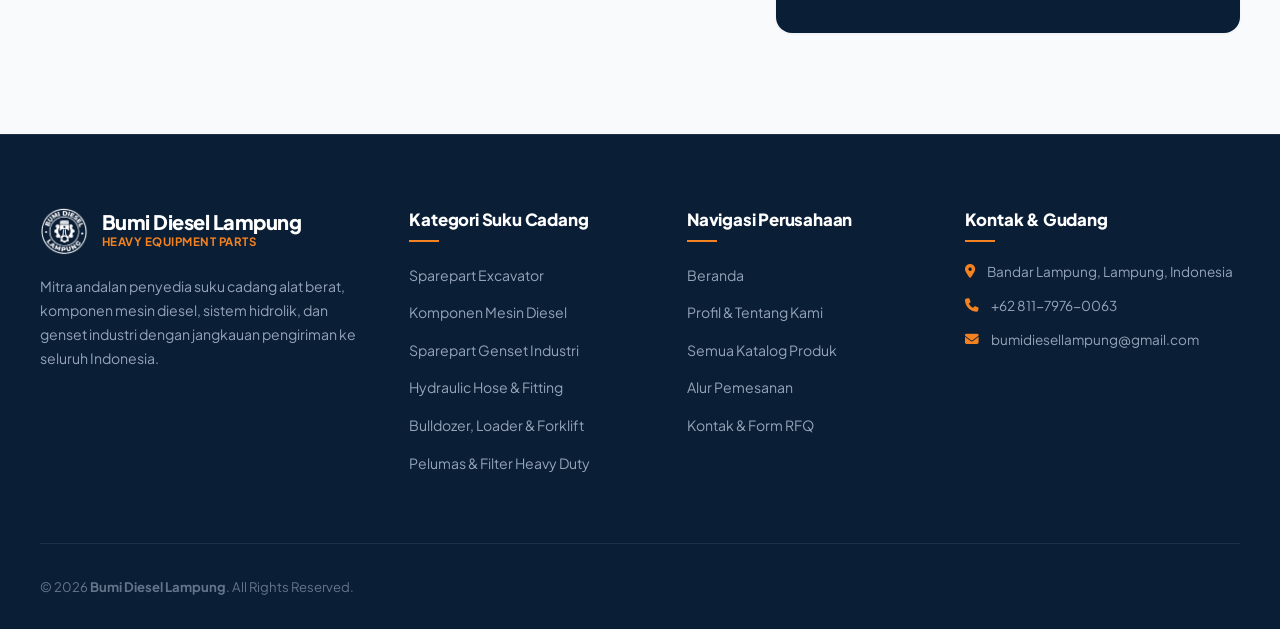
<file: kontak.html>
<!DOCTYPE html>
<html lang="id">
<head>
  <meta charset="UTF-8">
  <meta name="viewport" content="width=device-width, initial-scale=1.0">
  <title>Kontak & Permintaan Penawaran | Bumi Diesel Lampung</title>
  <meta name="description" content="Formulir permintaan penawaran harga (RFQ) dan informasi kontak resmi Bumi Diesel Lampung di Bandar Lampung, Lampung. Layanan cepat via WhatsApp.">
  <meta name="keywords" content="kontak bumi diesel lampung, penawaran harga sparepart alat berat, rfq suku cadang excavator lampung, alamat bumi diesel bandar lampung">

  <link rel="icon" type="image/png" href="assets/favicon.png">
  <link rel="preconnect" href="https://fonts.googleapis.com">
  <link rel="preconnect" href="https://fonts.gstatic.com" crossorigin>
  <link href="https://fonts.googleapis.com/css2?family=Inter:wght@400;500;600;700&family=Plus+Jakarta+Sans:wght@400;500;600;700;800;900&display=swap" rel="stylesheet">
  <link rel="stylesheet" href="https://cdnjs.cloudflare.com/ajax/libs/font-awesome/6.4.0/css/all.min.css">
  <link rel="stylesheet" href="assets/css/styles.css">
</head>
<body>

  <!-- Top Bar -->
  <div class="top-bar">
    <div class="container top-bar-content">
      <div class="top-bar-left">
        <span><span class="status-dot"></span>Bandar Lampung, Lampung, Indonesia</span>
        <span class="hide-sm" style="opacity: 0.4;">|</span>
        <span class="hide-sm" style="color: #CBD5E1;">Spesialis Suku Cadang Alat Berat & Komponen Mesin Diesel Industri</span>
      </div>
      <div class="top-bar-right">
        <a href="mailto:bumidiesellampung@gmail.com" class="top-link hide-sm">
          <i class="fa-solid fa-envelope"></i> bumidiesellampung@gmail.com
        </a>
        <a href="https://wa.me/6281179760063" target="_blank" rel="noopener noreferrer" class="top-link top-link-wa">
          <i class="fa-brands fa-whatsapp"></i> +62 811-7976-0063
        </a>
      </div>
    </div>
  </div>

  <!-- Header -->
  <header class="header">
    <div class="container nav-content">
      <a href="./" class="nav-logo" aria-label="Beranda Bumi Diesel Lampung">
        <img src="assets/logo-navy.png" alt="Bumi Diesel Lampung Logo">
        <div class="brand-text">
          <span class="brand-title">Bumi Diesel Lampung</span>
          <span class="brand-subtitle">Heavy Equipment & Diesel Parts</span>
        </div>
      </a>

      <nav class="nav-menu" aria-label="Navigasi Utama">
        <a href="./" class="nav-link">Beranda</a>
        <a href="tentang-kami" class="nav-link">Tentang Kami</a>
        <a href="produk" class="nav-link">Katalog Produk</a>
        <a href="./#alur-pengadaan" class="nav-link">Alur Pengadaan</a>
        <a href="kontak" class="nav-link active">Kontak</a>
      </nav>

      <div class="nav-actions">
        <a href="kontak" class="btn-primary">
          <span>Minta Penawaran</span>
          <i class="fa-solid fa-arrow-right"></i>
        </a>
        <button id="hamburgerBtn" class="hamburger-btn" aria-label="Buka Menu" aria-expanded="false">
          <i class="fa-solid fa-bars"></i>
        </button>
      </div>
    </div>

    <!-- Mobile Drawer -->
    <div id="mobileMenu" class="mobile-menu">
      <a href="./" class="mobile-nav-link">Beranda</a>
      <a href="tentang-kami" class="mobile-nav-link">Tentang Kami</a>
      <a href="produk" class="mobile-nav-link">Katalog Produk Lengkap</a>
      <a href="produk-excavator" class="mobile-nav-link" style="padding-left: 1.25rem; font-size: 0.88rem;">• Sparepart Excavator</a>
      <a href="produk-diesel-engine" class="mobile-nav-link" style="padding-left: 1.25rem; font-size: 0.88rem;">• Komponen Mesin Diesel</a>
      <a href="produk-genset" class="mobile-nav-link" style="padding-left: 1.25rem; font-size: 0.88rem;">• Sparepart Genset</a>
      <a href="produk-hydraulic-hose" class="mobile-nav-link" style="padding-left: 1.25rem; font-size: 0.88rem;">• Hydraulic Hose & Fitting</a>
      <a href="produk-alat-berat-lainnya" class="mobile-nav-link" style="padding-left: 1.25rem; font-size: 0.88rem;">• Bulldozer, Loader & Forklift</a>
      <a href="./#alur-pengadaan" class="mobile-nav-link">Alur Pengadaan</a>
      <a href="kontak" class="mobile-nav-link active">Kontak & Penawaran</a>
    </div>
  </header>

  <!-- Page Header -->
  <section class="page-header">
    <div class="container">
      <div class="breadcrumb">
        <a href="./">Beranda</a>
        <i class="fa-solid fa-chevron-right" style="font-size: 0.7rem;"></i>
        <span>Kontak & Penawaran</span>
      </div>
      <div class="badge badge-amber" style="margin-bottom: 0.75rem;">Layanan Penawaran Resmi & B2B</div>
      <h1 class="page-title">Hubungi Kami & Permintaan Penawaran Harga</h1>
      <p class="page-desc">
        Sampaikan kebutuhan pengadaan suku cadang alat berat, mesin diesel, atau genset Anda. Formulir di bawah ini menyusun format pesan rapi yang langsung terkirim ke WhatsApp resmi kami.
      </p>
    </div>
  </section>

  <!-- Main Section: Form & Info -->
  <section class="section section-slate">
    <div class="container">
      <div class="grid-contact">

        <!-- Form Card (Left) -->
        <div class="form-card">
          <h2 class="form-card-title">Formulir Permintaan Penawaran (RFQ)</h2>

          <form id="quoteForm">
            <!-- Section 1: Data Pemesan -->
            <div class="form-section-title">1. Data Informasi Pemesan</div>

            <div class="form-row">
              <div class="form-group">
                <label class="form-label" for="quoteName">Nama Lengkap <span class="req">*</span></label>
                <input type="text" id="quoteName" class="form-control" placeholder="Contoh: Budi Santoso" required>
              </div>
              <div class="form-group">
                <label class="form-label" for="quoteCompany">Perusahaan / Site Proyek <span style="color: var(--text-light); font-weight: normal;">(Opsional)</span></label>
                <input type="text" id="quoteCompany" class="form-control" placeholder="Contoh: PT Tambang Mandiri / Mandiri Rental">
              </div>
            </div>

            <div class="form-row">
              <div class="form-group">
                <label class="form-label" for="quotePhone">Nomor WhatsApp Aktif <span class="req">*</span></label>
                <input type="tel" id="quotePhone" class="form-control" placeholder="Contoh: 081234567890" required>
              </div>
              <div class="form-group">
                <label class="form-label" for="quoteEmail">Alamat Email <span style="color: var(--text-light); font-weight: normal;">(Opsional)</span></label>
                <input type="email" id="quoteEmail" class="form-control" placeholder="purchasing@perusahaan.com">
              </div>
            </div>

            <!-- Section 2: Detail Suku Cadang -->
            <div class="form-section-title">2. Detail Kebutuhan Suku Cadang</div>

            <div class="form-row">
              <div class="form-group">
                <label class="form-label" for="quoteCategory">Kategori Suku Cadang <span class="req">*</span></label>
                <select id="quoteCategory" class="form-control" required>
                  <option value="">-- Pilih Kategori Suku Cadang --</option>
                  <option value="Sparepart Excavator">Sparepart Excavator</option>
                  <option value="Komponen Mesin Diesel">Komponen Mesin Diesel</option>
                  <option value="Sparepart Genset Industri">Sparepart Genset Industri</option>
                  <option value="Hydraulic Hose & Fitting">Hydraulic Hose & Fitting</option>
                  <option value="Sparepart Bulldozer, Loader & Forklift">Sparepart Bulldozer, Loader & Forklift</option>
                  <option value="Pelumas & Filter Heavy Duty">Pelumas & Filter Heavy Duty</option>
                  <option value="Lainnya / Multi-Part">Lainnya / Multi-Part</option>
                </select>
              </div>

              <div class="form-group">
                <label class="form-label" for="quoteBrand">Merk & Model Unit Alat <span style="color: var(--text-light); font-weight: normal;">(Disarankan)</span></label>
                <input type="text" id="quoteBrand" class="form-control" placeholder="Contoh: Komatsu PC200-8 / CAT 320D / Perkins 100 kVA">
              </div>
            </div>

            <div class="form-row">
              <div class="form-group">
                <label class="form-label" for="quoteProduct">Nama Sparepart / Part Number <span class="req">*</span></label>
                <input type="text" id="quoteProduct" class="form-control" placeholder="Contoh: Pompa Hidrolik Utama / P/N: 708-2L-00300" required>
              </div>

              <div class="form-group">
                <label class="form-label" for="quoteEngine">Tipe Mesin / Serial No <span style="color: var(--text-light); font-weight: normal;">(Opsional)</span></label>
                <input type="text" id="quoteEngine" class="form-control" placeholder="Contoh: S6D102E / Cummins 6CT">
              </div>
            </div>

            <div class="form-row">
              <div class="form-group">
                <label class="form-label" for="quoteQty">Jumlah Kebutuhan <span class="req">*</span></label>
                <div style="display: flex; gap: 0.5rem;">
                  <input type="text" id="quoteQty" class="form-control" style="flex: 1;" placeholder="Contoh: 1" required>
                  <select id="quoteUnit" class="form-control" style="width: 110px;">
                    <option value="Pcs">Pcs</option>
                    <option value="Unit">Unit</option>
                    <option value="Set">Set</option>
                    <option value="Meter">Meter</option>
                    <option value="Roll">Roll</option>
                    <option value="Pail / Drum">Pail/Drum</option>
                  </select>
                </div>
              </div>

              <div class="form-group">
                <label class="form-label" for="quoteCity">Kota / Lokasi Site Pengiriman <span class="req">*</span></label>
                <input type="text" id="quoteCity" class="form-control" placeholder="Contoh: Bandar Lampung / Muara Enim / Palembang" required>
              </div>
            </div>

            <div class="form-group">
              <label class="form-label" for="quoteNotes">Catatan Tambahan <span style="color: var(--text-light); font-weight: normal;">(Opsional)</span></label>
              <textarea id="quoteNotes" class="form-control" rows="3" placeholder="Informasi deadline waktu pengadaan, foto nameplate unit bisa dikirim via WA..."></textarea>
            </div>

            <button type="submit" class="btn-primary" style="width: 100%; padding: 0.95rem; font-size: 1rem; margin-top: 1rem;">
              <i class="fa-brands fa-whatsapp"></i>
              <span>Lanjutkan Kirim Penawaran via WhatsApp</span>
            </button>
          </form>
        </div>

        <!-- Contact Info & Map (Right) -->
        <div>
          <div class="contact-info-card">
            <h3 style="font-size: 1.35rem; font-weight: 800; color: var(--navy-main); margin-bottom: 1.5rem;">
              Informasi Kontak & Kantor
            </h3>

            <div class="contact-info-item">
              <div class="contact-icon">
                <i class="fa-solid fa-location-dot"></i>
              </div>
              <div class="contact-detail">
                <h4>Alamat Kantor & Gudang</h4>
                <p>Bandar Lampung, Lampung, Indonesia</p>
              </div>
            </div>

            <div class="contact-info-item">
              <div class="contact-icon">
                <i class="fa-brands fa-whatsapp"></i>
              </div>
              <div class="contact-detail">
                <h4>Layanan Cepat WhatsApp</h4>
                <p><a href="https://wa.me/6281179760063" target="_blank" rel="noopener noreferrer" style="color: var(--emerald); font-weight: 700;">+62 811-7976-0063</a></p>
              </div>
            </div>

            <div class="contact-info-item">
              <div class="contact-icon">
                <i class="fa-solid fa-envelope"></i>
              </div>
              <div class="contact-detail">
                <h4>Email Resmi</h4>
                <p><a href="mailto:bumidiesellampung@gmail.com">bumidiesellampung@gmail.com</a></p>
              </div>
            </div>

            <div class="contact-info-item">
              <div class="contact-icon">
                <i class="fa-solid fa-clock"></i>
              </div>
              <div class="contact-detail">
                <h4>Jam Operasional</h4>
                <p>Senin – Sabtu: 08.00 – 17.00 WIB<br><span style="font-size: 0.8rem; color: var(--emerald);">*Konsultasi Darurat WA Tetap Terbuka</span></p>
              </div>
            </div>
          </div>

          <!-- Peta Lokasi / Map Card -->
          <div class="contact-info-card" style="padding: 1.5rem;">
            <h4 style="font-size: 1.05rem; font-weight: 800; color: var(--navy-main); margin-bottom: 0.85rem; display: flex; align-items: center; gap: 0.5rem;">
              <i class="fa-solid fa-map-location-dot" style="color: var(--orange-main);"></i>
              <span>Lokasi Kantor di Google Maps</span>
            </h4>
            <div style="border-radius: var(--radius-md); overflow: hidden; height: 230px; border: 1px solid var(--border-color);">
              <iframe 
                src="https://www.google.com/maps/embed?pb=!1m18!1m12!1m3!1d127107.03734440532!2d105.20146039999999!3d-5.4297805!2m3!1f0!2f0!3f0!3m2!1i1024!2i768!4f13.1!3m3!1m2!1s0x2e40da4377038e1b%3A0x3039d80b220cc30!2sBandar%20Lampung%2C%20Bandar%20Lampung%20City%2C%20Lampung!5e0!3m2!1sen!2sid!4v1711100000000!5m2!1sen!2sid" 
                width="100%" 
                height="100%" 
                style="border:0;" 
                allowfullscreen="" 
                loading="lazy" 
                referrerpolicy="no-referrer-when-downgrade"
                title="Peta Lokasi Bumi Diesel Lampung - Bandar Lampung">
              </iframe>
            </div>
          </div>

          <!-- FAQ Card -->
          <div class="contact-info-card" style="background: var(--navy-dark); color: #FFFFFF; border: none;">
            <h4 style="font-size: 1.05rem; font-weight: 800; color: #FBBF24; margin-bottom: 0.85rem;">
              Pertanyaan Cepat (FAQ)
            </h4>
            <div style="font-size: 0.85rem; color: #CBD5E1; display: flex; flex-direction: column; gap: 0.75rem;">
              <p>
                <strong>Q: Bisa kirim ke luar kota Lampung?</strong><br>
                Ya! Kami bekerja sama dengan ekspedisi darat, cargo laut, dan ekspres udara untuk menjangkau site tambang dan perkebunan di seluruh Indonesia.
              </p>
              <p>
                <strong>Q: Apakah ada garansi produk?</strong><br>
                Seluruh suku cadang OEM & Genuine dijamin sesuai standar spesifikasi pabrikan. Jika terjadi ketidaksesuaian nomor part, kami bantu tukar.
              </p>
            </div>
          </div>
        </div>

      </div>
    </div>
  </section>

  <!-- Corporate Footer -->
  <footer class="footer">
    <div class="container">
      <div class="footer-grid">
        <div class="footer-brand">
          <a href="./" class="nav-logo">
            <img src="assets/logo-white.png" alt="Bumi Diesel Lampung Logo" style="height: 48px;">
            <div class="brand-text">
              <span class="brand-title" style="color: #FFFFFF;">Bumi Diesel Lampung</span>
              <span class="brand-subtitle" style="color: #F58220;">Heavy Equipment Parts</span>
            </div>
          </a>
          <p>Mitra andalan penyedia suku cadang alat berat, komponen mesin diesel, sistem hidrolik, dan genset industri dengan jangkauan pengiriman ke seluruh Indonesia.</p>
        </div>

        <div>
          <h4 class="footer-col-title">Kategori Suku Cadang</h4>
          <ul class="footer-links">
            <li><a href="produk-excavator">Sparepart Excavator</a></li>
            <li><a href="produk-diesel-engine">Komponen Mesin Diesel</a></li>
            <li><a href="produk-genset">Sparepart Genset Industri</a></li>
            <li><a href="produk-hydraulic-hose">Hydraulic Hose & Fitting</a></li>
            <li><a href="produk-alat-berat-lainnya">Bulldozer, Loader & Forklift</a></li>
            <li><a href="produk?kategori=oli-filter">Pelumas & Filter Heavy Duty</a></li>
          </ul>
        </div>

        <div>
          <h4 class="footer-col-title">Navigasi Perusahaan</h4>
          <ul class="footer-links">
            <li><a href="./">Beranda</a></li>
            <li><a href="tentang-kami">Profil & Tentang Kami</a></li>
            <li><a href="produk">Semua Katalog Produk</a></li>
            <li><a href="./#alur-pengadaan">Alur Pemesanan</a></li>
            <li><a href="kontak">Kontak & Form RFQ</a></li>
          </ul>
        </div>

        <div>
          <h4 class="footer-col-title">Kontak & Gudang</h4>
          <div class="footer-contact-item">
            <i class="fa-solid fa-location-dot"></i>
            <span>Bandar Lampung, Lampung, Indonesia</span>
          </div>
          <div class="footer-contact-item">
            <i class="fa-solid fa-phone"></i>
            <span>+62 811-7976-0063</span>
          </div>
          <div class="footer-contact-item">
            <i class="fa-solid fa-envelope"></i>
            <span>bumidiesellampung@gmail.com</span>
          </div>
        </div>
      </div>

      <div class="footer-bottom">
        <div>&copy; <span id="currentYear">2026</span> <strong>Bumi Diesel Lampung</strong>. All Rights Reserved.</div>
      </div>
    </div>
  </footer>

  <a href="https://wa.me/6281179760063" target="_blank" rel="noopener noreferrer" class="floating-wa" aria-label="Konsultasi WhatsApp Bumi Diesel Lampung">
    <i class="fa-brands fa-whatsapp"></i>
  </a>

  <script src="assets/js/main.js"></script>
</body>
</html>
</file>
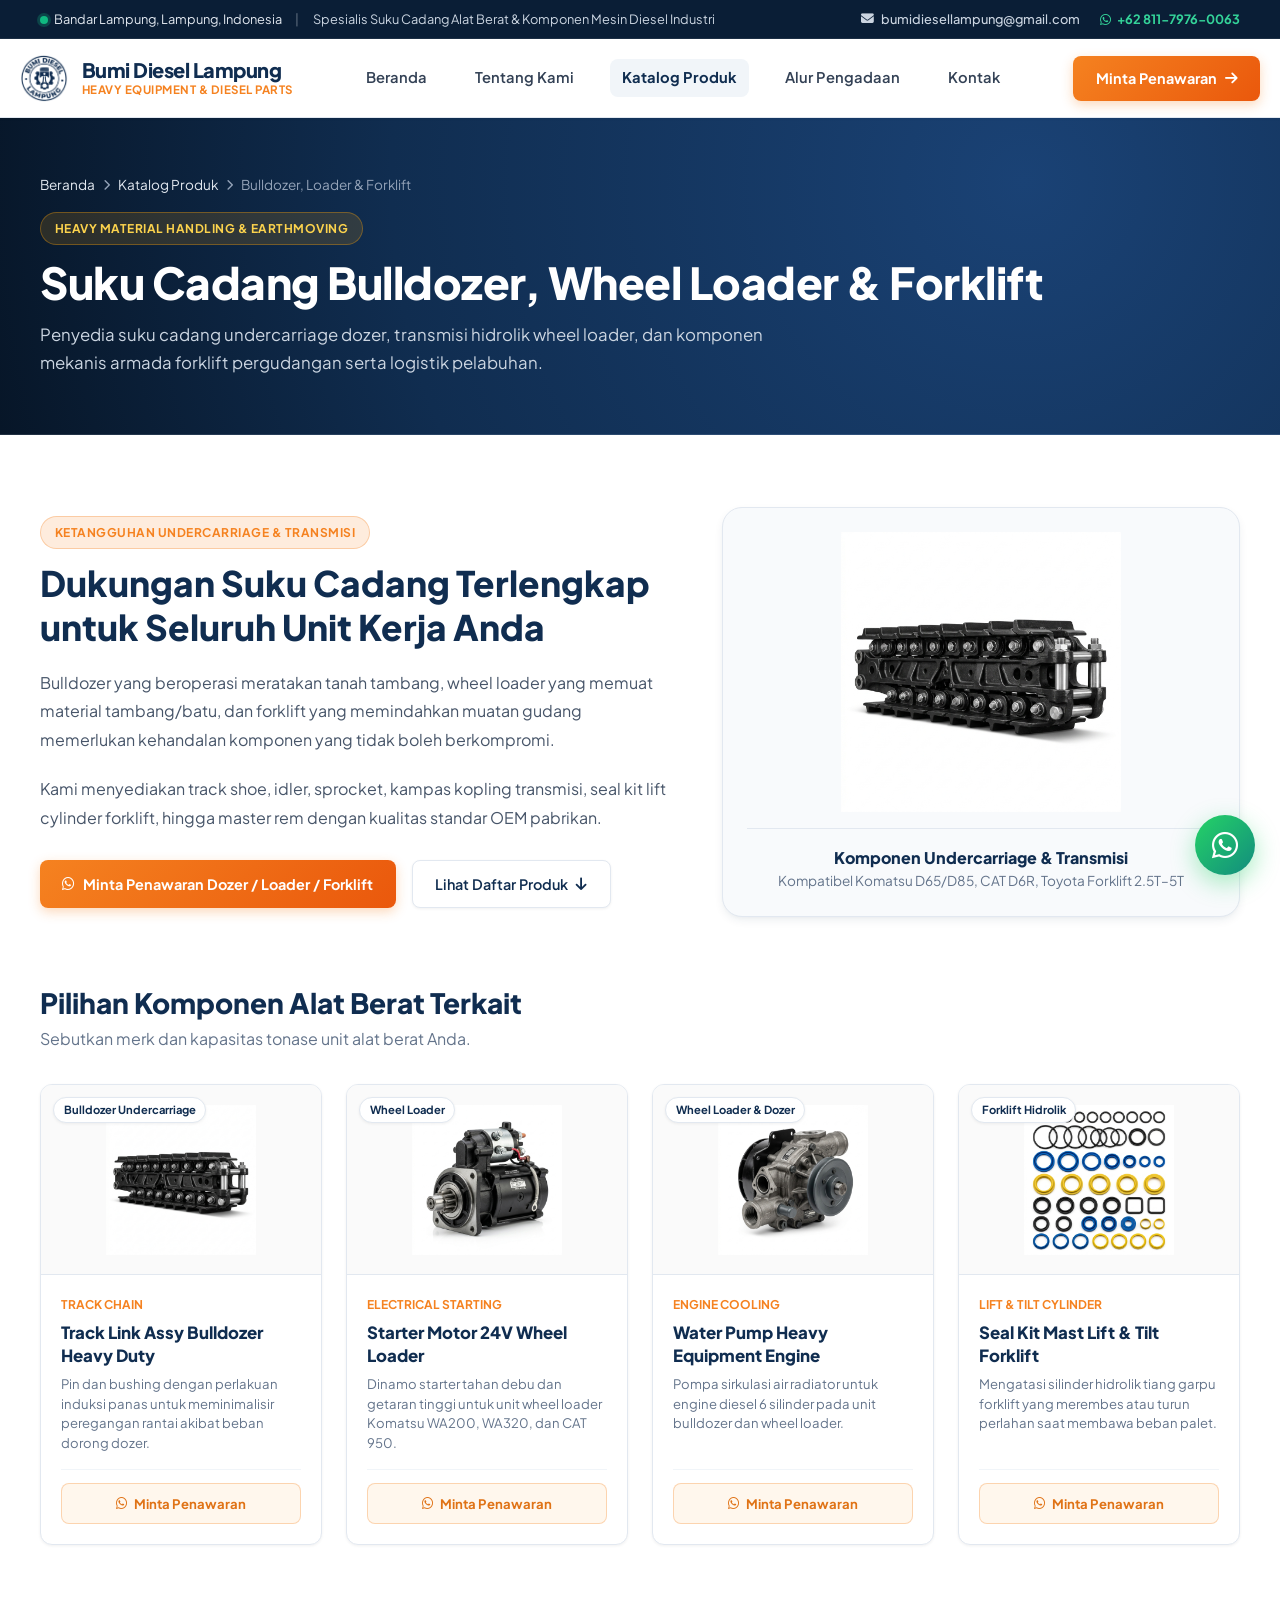
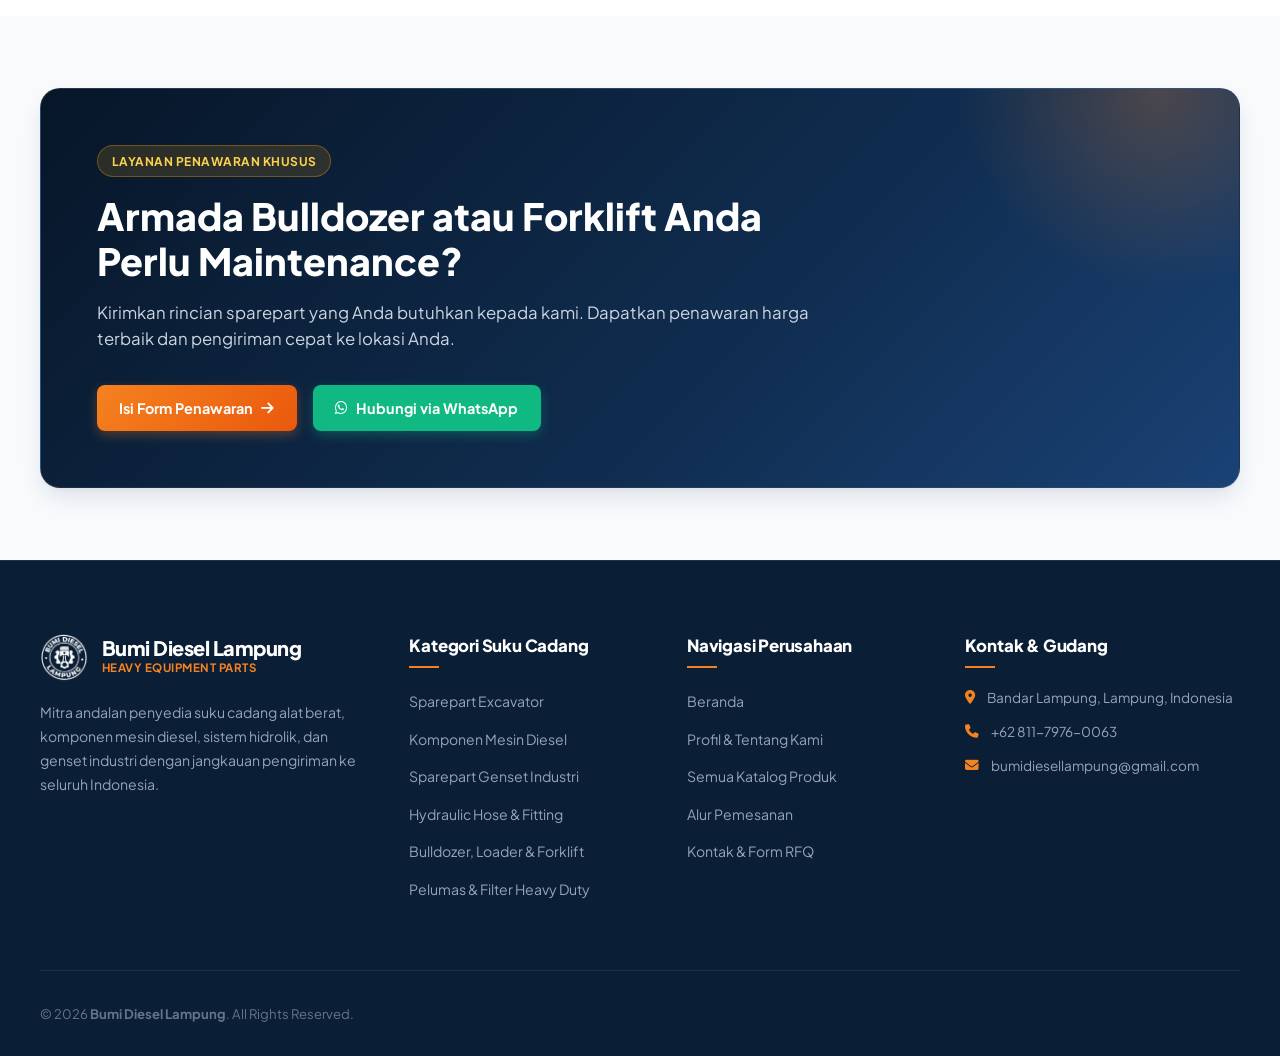
<file: produk-alat-berat-lainnya.html>
<!DOCTYPE html>
<html lang="id">
<head>
  <meta charset="UTF-8">
  <meta name="viewport" content="width=device-width, initial-scale=1.0">
  <title>Sparepart Bulldozer, Loader & Forklift | Bumi Diesel Lampung</title>
  <meta name="description" content="Sedia suku cadang undercarriage bulldozer, sistem transmisi wheel loader, dan sparepart forklift diesel terlengkap di Bandar Lampung dan sekitarnya.">
  <meta name="keywords" content="sparepart bulldozer lampung, suku cadang forklift toyota tcm, spare part wheel loader komatsu, track link dozer lampung">

  <link rel="icon" type="image/png" href="assets/favicon.png">
  <link rel="preconnect" href="https://fonts.googleapis.com">
  <link rel="preconnect" href="https://fonts.gstatic.com" crossorigin>
  <link href="https://fonts.googleapis.com/css2?family=Inter:wght@400;500;600;700&family=Plus+Jakarta+Sans:wght@400;500;600;700;800;900&display=swap" rel="stylesheet">
  <link rel="stylesheet" href="https://cdnjs.cloudflare.com/ajax/libs/font-awesome/6.4.0/css/all.min.css">
  <link rel="stylesheet" href="assets/css/styles.css">
</head>
<body>

  <!-- Top Bar -->
  <div class="top-bar">
    <div class="container top-bar-content">
      <div class="top-bar-left">
        <span><span class="status-dot"></span>Bandar Lampung, Lampung, Indonesia</span>
        <span class="hide-sm" style="opacity: 0.4;">|</span>
        <span class="hide-sm" style="color: #CBD5E1;">Spesialis Suku Cadang Alat Berat & Komponen Mesin Diesel Industri</span>
      </div>
      <div class="top-bar-right">
        <a href="mailto:bumidiesellampung@gmail.com" class="top-link hide-sm">
          <i class="fa-solid fa-envelope"></i> bumidiesellampung@gmail.com
        </a>
        <a href="https://wa.me/6281179760063" target="_blank" rel="noopener noreferrer" class="top-link top-link-wa">
          <i class="fa-brands fa-whatsapp"></i> +62 811-7976-0063
        </a>
      </div>
    </div>
  </div>

  <!-- Header -->
  <header class="header">
    <div class="container nav-content">
      <a href="./" class="nav-logo" aria-label="Beranda Bumi Diesel Lampung">
        <img src="assets/logo-navy.png" alt="Bumi Diesel Lampung Logo">
        <div class="brand-text">
          <span class="brand-title">Bumi Diesel Lampung</span>
          <span class="brand-subtitle">Heavy Equipment & Diesel Parts</span>
        </div>
      </a>

      <nav class="nav-menu" aria-label="Navigasi Utama">
        <a href="./" class="nav-link">Beranda</a>
        <a href="tentang-kami" class="nav-link">Tentang Kami</a>
        <a href="produk" class="nav-link active">Katalog Produk</a>
        <a href="./#alur-pengadaan" class="nav-link">Alur Pengadaan</a>
        <a href="kontak" class="nav-link">Kontak</a>
      </nav>

      <div class="nav-actions">
        <a href="kontak" class="btn-primary">
          <span>Minta Penawaran</span>
          <i class="fa-solid fa-arrow-right"></i>
        </a>
        <button id="hamburgerBtn" class="hamburger-btn" aria-label="Buka Menu" aria-expanded="false">
          <i class="fa-solid fa-bars"></i>
        </button>
      </div>
    </div>

    <!-- Mobile Drawer -->
    <div id="mobileMenu" class="mobile-menu">
      <a href="./" class="mobile-nav-link">Beranda</a>
      <a href="tentang-kami" class="mobile-nav-link">Tentang Kami</a>
      <a href="produk" class="mobile-nav-link active">Katalog Produk Lengkap</a>
      <a href="produk-excavator" class="mobile-nav-link" style="padding-left: 1.25rem; font-size: 0.88rem;">• Sparepart Excavator</a>
      <a href="produk-diesel-engine" class="mobile-nav-link" style="padding-left: 1.25rem; font-size: 0.88rem;">• Komponen Mesin Diesel</a>
      <a href="produk-genset" class="mobile-nav-link" style="padding-left: 1.25rem; font-size: 0.88rem;">• Sparepart Genset</a>
      <a href="produk-hydraulic-hose" class="mobile-nav-link" style="padding-left: 1.25rem; font-size: 0.88rem;">• Hydraulic Hose & Fitting</a>
      <a href="produk-alat-berat-lainnya" class="mobile-nav-link" style="padding-left: 1.25rem; font-size: 0.88rem; color: var(--orange-main);">• Bulldozer, Loader & Forklift</a>
      <a href="./#alur-pengadaan" class="mobile-nav-link">Alur Pengadaan</a>
      <a href="kontak" class="mobile-nav-link">Kontak & Penawaran</a>
    </div>
  </header>

  <!-- Page Header -->
  <section class="page-header">
    <div class="container">
      <div class="breadcrumb">
        <a href="./">Beranda</a>
        <i class="fa-solid fa-chevron-right" style="font-size: 0.7rem;"></i>
        <a href="produk">Katalog Produk</a>
        <i class="fa-solid fa-chevron-right" style="font-size: 0.7rem;"></i>
        <span>Bulldozer, Loader & Forklift</span>
      </div>
      <div class="badge badge-amber" style="margin-bottom: 0.75rem;">Heavy Material Handling & Earthmoving</div>
      <h1 class="page-title">Suku Cadang Bulldozer, Wheel Loader & Forklift</h1>
      <p class="page-desc">
        Penyedia suku cadang undercarriage dozer, transmisi hidrolik wheel loader, dan komponen mekanis armada forklift pergudangan serta logistik pelabuhan.
      </p>
    </div>
  </section>

  <!-- Section Content -->
  <section class="section">
    <div class="container">
      <div style="display: grid; grid-template-columns: 1.1fr 0.9fr; gap: 3rem; align-items: center; margin-bottom: 4rem;">
        <div>
          <div class="badge badge-orange" style="margin-bottom: 0.75rem;">Ketangguhan Undercarriage & Transmisi</div>
          <h2 style="font-size: 2.2rem; font-weight: 900; color: var(--navy-main); line-height: 1.25; margin-bottom: 1.25rem;">
            Dukungan Suku Cadang Terlengkap untuk Seluruh Unit Kerja Anda
          </h2>
          <p style="color: #475569; font-size: 1rem; line-height: 1.8; margin-bottom: 1.25rem;">
            Bulldozer yang beroperasi meratakan tanah tambang, wheel loader yang memuat material tambang/batu, dan forklift yang memindahkan muatan gudang memerlukan kehandalan komponen yang tidak boleh berkompromi.
          </p>
          <p style="color: #475569; font-size: 1rem; line-height: 1.8; margin-bottom: 1.75rem;">
            Kami menyediakan track shoe, idler, sprocket, kampas kopling transmisi, seal kit lift cylinder forklift, hingga master rem dengan kualitas standar OEM pabrikan.
          </p>
          <div style="display: flex; gap: 1rem; flex-wrap: wrap;">
            <a href="kontak?kategori=alat-berat" class="btn-primary">
              <i class="fa-brands fa-whatsapp"></i> Minta Penawaran Dozer / Loader / Forklift
            </a>
            <a href="#daftar-produk-alat" class="btn-outline-dark">
              Lihat Daftar Produk <i class="fa-solid fa-arrow-down"></i>
            </a>
          </div>
        </div>
        <div>
          <div style="background: #F8FAFC; border: 1px solid var(--border-color); border-radius: var(--radius-xl); padding: 1.5rem; box-shadow: var(--shadow-md);">
            <img src="assets/track_link.png" alt="Track Link Bulldozer" style="max-height: 280px; margin: 0 auto 1rem auto;">
            <div style="text-align: center; border-top: 1px solid var(--border-color); padding-top: 1rem;">
              <h4 style="color: var(--navy-main); font-weight: 800;">Komponen Undercarriage & Transmisi</h4>
              <p style="color: var(--text-muted); font-size: 0.85rem;">Kompatibel Komatsu D65/D85, CAT D6R, Toyota Forklift 2.5T–5T</p>
            </div>
          </div>
        </div>
      </div>

      <!-- Detail Grid -->
      <div id="daftar-produk-alat" class="section-header text-left" style="margin-bottom: 2rem;">
        <h3 style="font-size: 1.75rem; font-weight: 800; color: var(--navy-main);">Pilihan Komponen Alat Berat Terkait</h3>
        <p style="color: var(--text-muted);">Sebutkan merk dan kapasitas tonase unit alat berat Anda.</p>
      </div>

      <div class="product-grid">
        <!-- 1. Track Link Assy -->
        <div class="product-card">
          <div class="product-img-box">
            <span class="product-badge">Bulldozer Undercarriage</span>
            <img src="assets/track_link.png" alt="Track Link Bulldozer">
          </div>
          <div class="product-body">
            <span class="product-category-sub">Track Chain</span>
            <h3 class="product-title">Track Link Assy Bulldozer Heavy Duty</h3>
            <p class="product-desc">Pin dan bushing dengan perlakuan induksi panas untuk meminimalisir peregangan rantai akibat beban dorong dozer.</p>
            <div class="product-footer">
              <a href="kontak?kategori=alat-berat&part=Track+Link+Bulldozer" class="btn-product-wa">
                <i class="fa-brands fa-whatsapp"></i> Minta Penawaran
              </a>
            </div>
          </div>
        </div>

        <!-- 2. Starter Motor Wheel Loader -->
        <div class="product-card">
          <div class="product-img-box">
            <span class="product-badge">Wheel Loader</span>
            <img src="assets/starter_motor.png" alt="Starter Motor Wheel Loader">
          </div>
          <div class="product-body">
            <span class="product-category-sub">Electrical Starting</span>
            <h3 class="product-title">Starter Motor 24V Wheel Loader</h3>
            <p class="product-desc">Dinamo starter tahan debu dan getaran tinggi untuk unit wheel loader Komatsu WA200, WA320, dan CAT 950.</p>
            <div class="product-footer">
              <a href="kontak?kategori=alat-berat&part=Starter+Wheel+Loader" class="btn-product-wa">
                <i class="fa-brands fa-whatsapp"></i> Minta Penawaran
              </a>
            </div>
          </div>
        </div>

        <!-- 3. Water Pump Wheel Loader -->
        <div class="product-card">
          <div class="product-img-box">
            <span class="product-badge">Wheel Loader & Dozer</span>
            <img src="assets/water_pump.png" alt="Water Pump Loader">
          </div>
          <div class="product-body">
            <span class="product-category-sub">Engine Cooling</span>
            <h3 class="product-title">Water Pump Heavy Equipment Engine</h3>
            <p class="product-desc">Pompa sirkulasi air radiator untuk engine diesel 6 silinder pada unit bulldozer dan wheel loader.</p>
            <div class="product-footer">
              <a href="kontak?kategori=alat-berat&part=Water+Pump+Loader" class="btn-product-wa">
                <i class="fa-brands fa-whatsapp"></i> Minta Penawaran
              </a>
            </div>
          </div>
        </div>

        <!-- 4. Seal Kit Forklift -->
        <div class="product-card">
          <div class="product-img-box">
            <span class="product-badge">Forklift Hidrolik</span>
            <img src="assets/seal_kit.png" alt="Seal Kit Silinder Forklift">
          </div>
          <div class="product-body">
            <span class="product-category-sub">Lift & Tilt Cylinder</span>
            <h3 class="product-title">Seal Kit Mast Lift & Tilt Forklift</h3>
            <p class="product-desc">Mengatasi silinder hidrolik tiang garpu forklift yang merembes atau turun perlahan saat membawa beban palet.</p>
            <div class="product-footer">
              <a href="kontak?kategori=alat-berat&part=Seal+Kit+Forklift" class="btn-product-wa">
                <i class="fa-brands fa-whatsapp"></i> Minta Penawaran
              </a>
            </div>
          </div>
        </div>
      </div>

    </div>
  </section>

  <!-- CTA Banner Section -->
  <section class="section section-slate">
    <div class="container">
      <div class="cta-banner">
        <div class="cta-content">
          <div class="badge badge-amber" style="margin-bottom: 1rem;">Layanan Penawaran Khusus</div>
          <h2 class="cta-title">Armada Bulldozer atau Forklift Anda Perlu Maintenance?</h2>
          <p class="cta-desc">
            Kirimkan rincian sparepart yang Anda butuhkan kepada kami. Dapatkan penawaran harga terbaik dan pengiriman cepat ke lokasi Anda.
          </p>
          <div class="cta-buttons">
            <a href="kontak?kategori=alat-berat" class="btn-primary">
              <span>Isi Form Penawaran</span>
              <i class="fa-solid fa-arrow-right"></i>
            </a>
            <a href="https://wa.me/6281179760063" target="_blank" rel="noopener noreferrer" class="btn-whatsapp-hero">
              <i class="fa-brands fa-whatsapp"></i>
              <span>Hubungi via WhatsApp</span>
            </a>
          </div>
        </div>
      </div>
    </div>
  </section>

  <!-- Corporate Footer -->
  <footer class="footer">
    <div class="container">
      <div class="footer-grid">
        <div class="footer-brand">
          <a href="./" class="nav-logo">
            <img src="assets/logo-white.png" alt="Bumi Diesel Lampung Logo" style="height: 48px;">
            <div class="brand-text">
              <span class="brand-title" style="color: #FFFFFF;">Bumi Diesel Lampung</span>
              <span class="brand-subtitle" style="color: #F58220;">Heavy Equipment Parts</span>
            </div>
          </a>
          <p>Mitra andalan penyedia suku cadang alat berat, komponen mesin diesel, sistem hidrolik, dan genset industri dengan jangkauan pengiriman ke seluruh Indonesia.</p>
        </div>

        <div>
          <h4 class="footer-col-title">Kategori Suku Cadang</h4>
          <ul class="footer-links">
            <li><a href="produk-excavator">Sparepart Excavator</a></li>
            <li><a href="produk-diesel-engine">Komponen Mesin Diesel</a></li>
            <li><a href="produk-genset">Sparepart Genset Industri</a></li>
            <li><a href="produk-hydraulic-hose">Hydraulic Hose & Fitting</a></li>
            <li><a href="produk-alat-berat-lainnya">Bulldozer, Loader & Forklift</a></li>
            <li><a href="produk?kategori=oli-filter">Pelumas & Filter Heavy Duty</a></li>
          </ul>
        </div>

        <div>
          <h4 class="footer-col-title">Navigasi Perusahaan</h4>
          <ul class="footer-links">
            <li><a href="./">Beranda</a></li>
            <li><a href="tentang-kami">Profil & Tentang Kami</a></li>
            <li><a href="produk">Semua Katalog Produk</a></li>
            <li><a href="./#alur-pengadaan">Alur Pemesanan</a></li>
            <li><a href="kontak">Kontak & Form RFQ</a></li>
          </ul>
        </div>

        <div>
          <h4 class="footer-col-title">Kontak & Gudang</h4>
          <div class="footer-contact-item">
            <i class="fa-solid fa-location-dot"></i>
            <span>Bandar Lampung, Lampung, Indonesia</span>
          </div>
          <div class="footer-contact-item">
            <i class="fa-solid fa-phone"></i>
            <span>+62 811-7976-0063</span>
          </div>
          <div class="footer-contact-item">
            <i class="fa-solid fa-envelope"></i>
            <span>bumidiesellampung@gmail.com</span>
          </div>
        </div>
      </div>

      <div class="footer-bottom">
        <div>&copy; <span id="currentYear">2026</span> <strong>Bumi Diesel Lampung</strong>. All Rights Reserved.</div>
      </div>
    </div>
  </footer>

  <a href="https://wa.me/6281179760063" target="_blank" rel="noopener noreferrer" class="floating-wa" aria-label="Konsultasi WhatsApp Bumi Diesel Lampung">
    <i class="fa-brands fa-whatsapp"></i>
  </a>

  <script src="assets/js/main.js"></script>
</body>
</html>
</file>
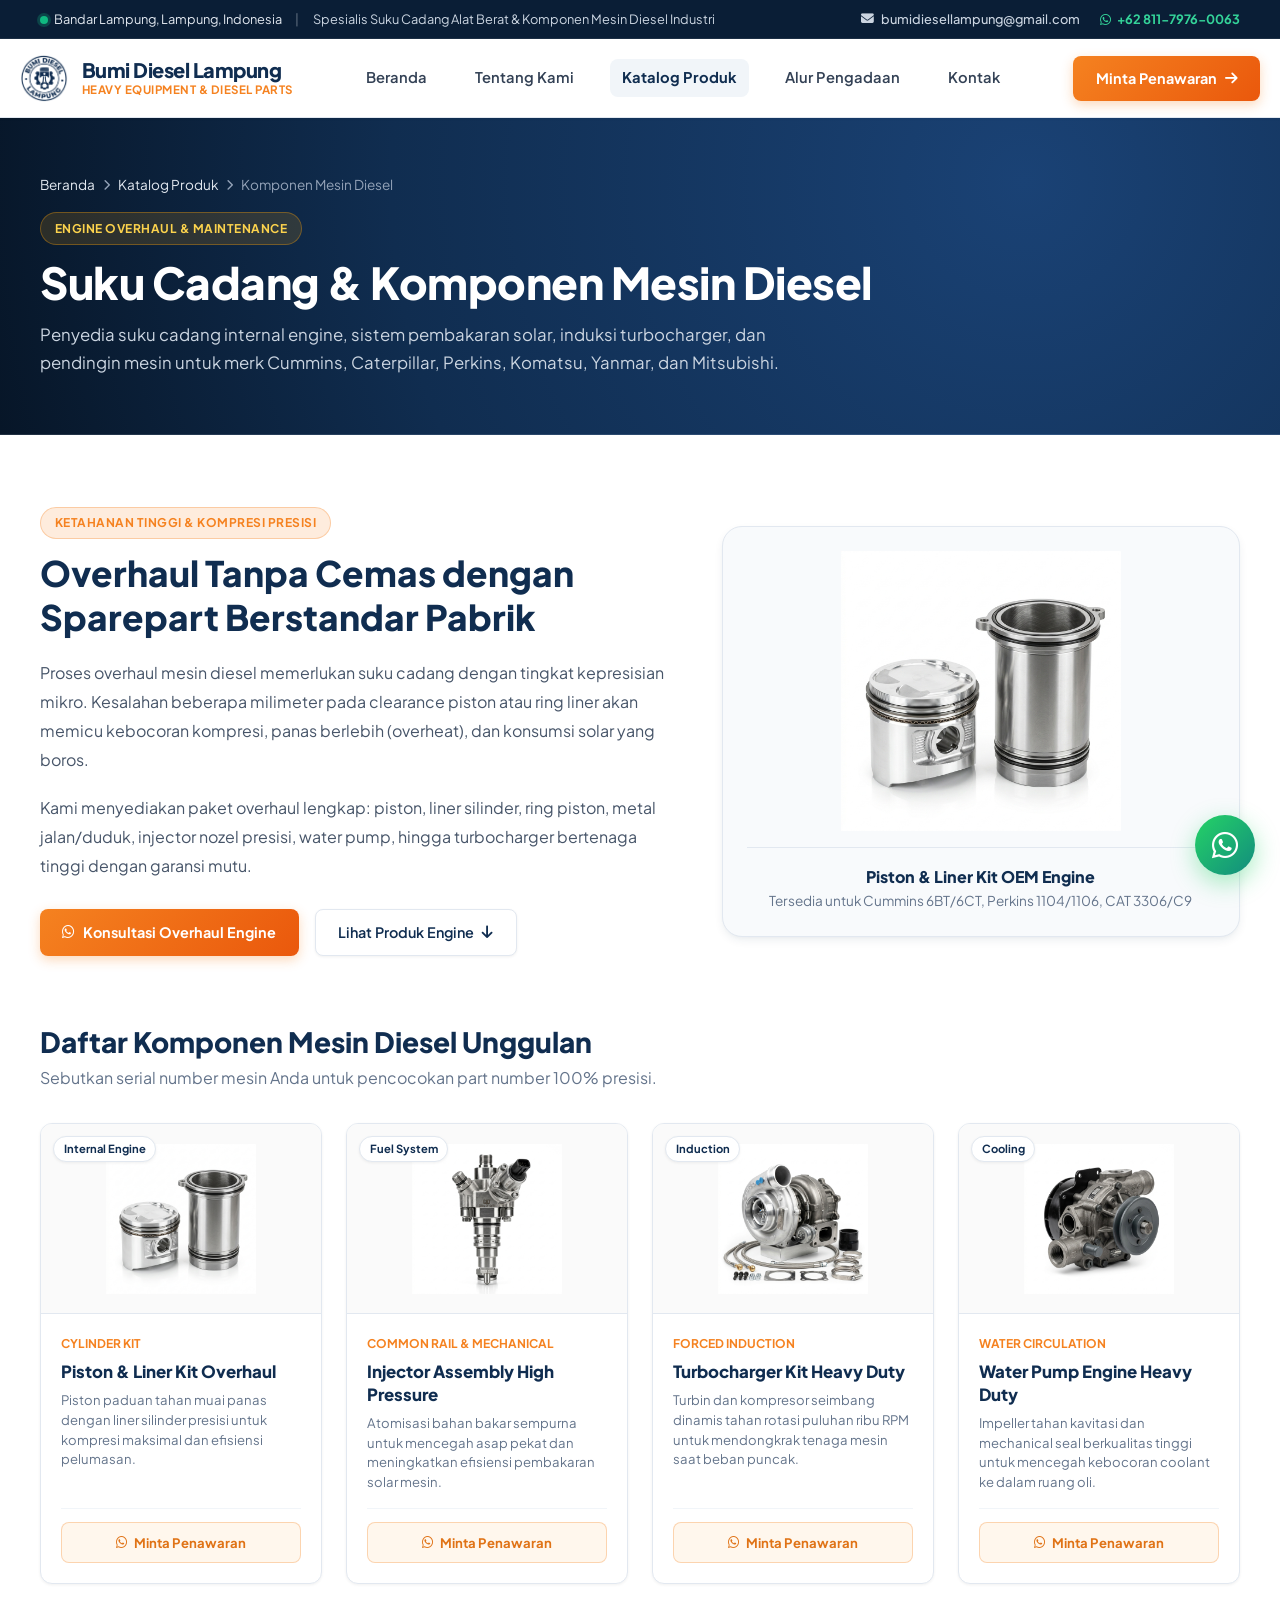
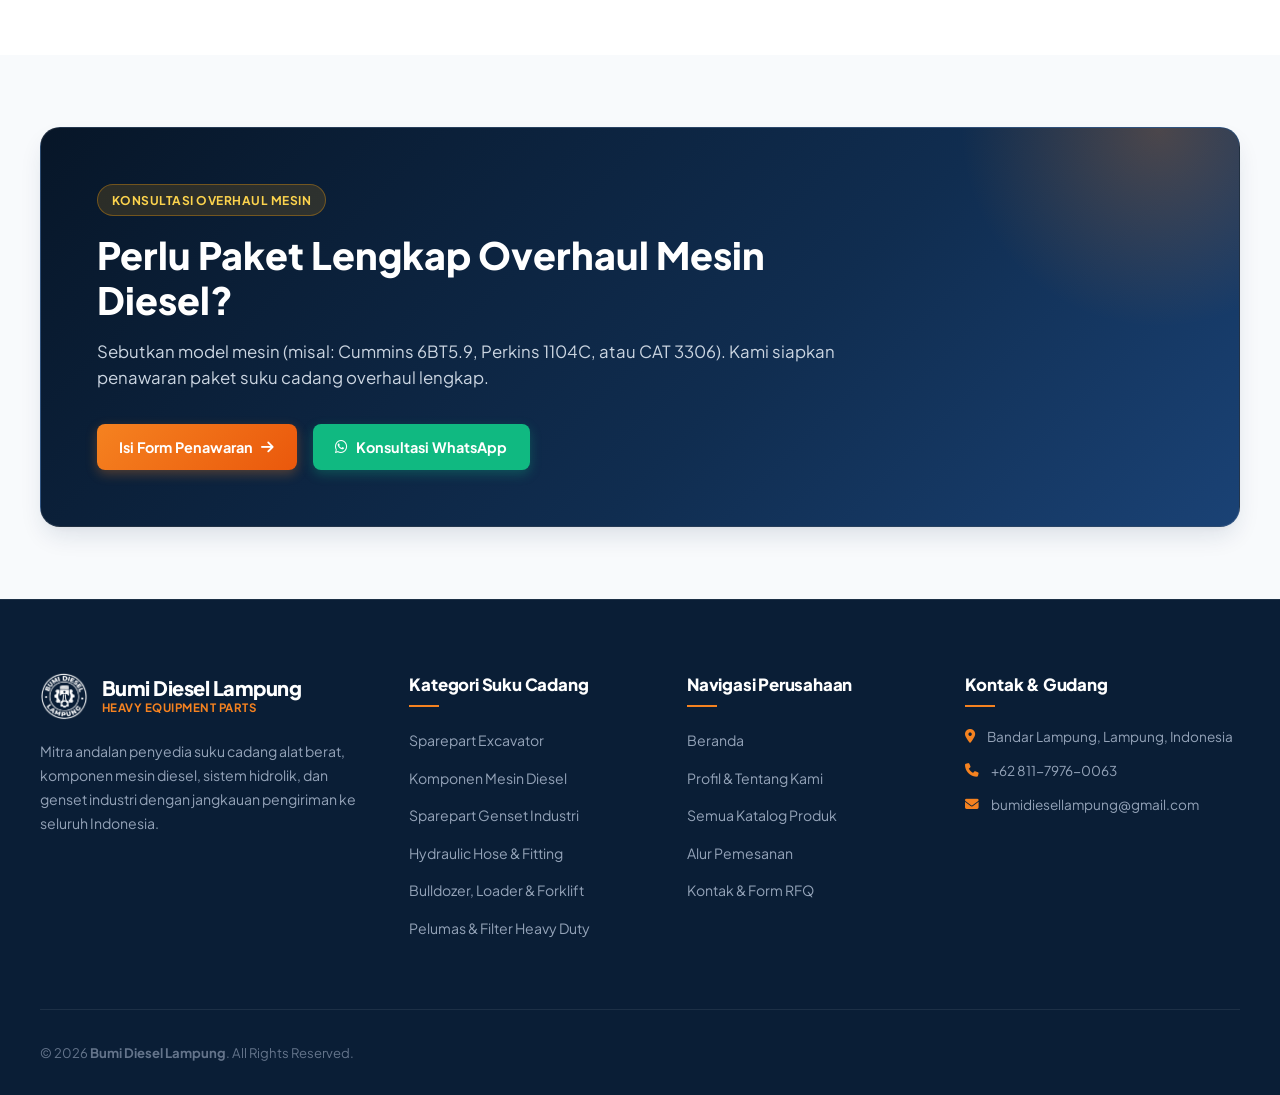
<file: produk-diesel-engine.html>
<!DOCTYPE html>
<html lang="id">
<head>
  <meta charset="UTF-8">
  <meta name="viewport" content="width=device-width, initial-scale=1.0">
  <title>Komponen Mesin Diesel | Bumi Diesel Lampung</title>
  <meta name="description" content="Sedia komponen mesin diesel alat berat & industri terlengkap: piston, liner, injector assy, turbocharger, water pump untuk Cummins, Caterpillar, Perkins, Komatsu di Lampung.">
  <meta name="keywords" content="komponen mesin diesel lampung, piston liner kit cummins, injector diesel cat 3306, turbocharger perkins lampung, spare part engine diesel">

  <link rel="icon" type="image/png" href="assets/favicon.png">
  <link rel="preconnect" href="https://fonts.googleapis.com">
  <link rel="preconnect" href="https://fonts.gstatic.com" crossorigin>
  <link href="https://fonts.googleapis.com/css2?family=Inter:wght@400;500;600;700&family=Plus+Jakarta+Sans:wght@400;500;600;700;800;900&display=swap" rel="stylesheet">
  <link rel="stylesheet" href="https://cdnjs.cloudflare.com/ajax/libs/font-awesome/6.4.0/css/all.min.css">
  <link rel="stylesheet" href="assets/css/styles.css">
</head>
<body>

  <!-- Top Bar -->
  <div class="top-bar">
    <div class="container top-bar-content">
      <div class="top-bar-left">
        <span><span class="status-dot"></span>Bandar Lampung, Lampung, Indonesia</span>
        <span class="hide-sm" style="opacity: 0.4;">|</span>
        <span class="hide-sm" style="color: #CBD5E1;">Spesialis Suku Cadang Alat Berat & Komponen Mesin Diesel Industri</span>
      </div>
      <div class="top-bar-right">
        <a href="mailto:bumidiesellampung@gmail.com" class="top-link hide-sm">
          <i class="fa-solid fa-envelope"></i> bumidiesellampung@gmail.com
        </a>
        <a href="https://wa.me/6281179760063" target="_blank" rel="noopener noreferrer" class="top-link top-link-wa">
          <i class="fa-brands fa-whatsapp"></i> +62 811-7976-0063
        </a>
      </div>
    </div>
  </div>

  <!-- Header -->
  <header class="header">
    <div class="container nav-content">
      <a href="./" class="nav-logo" aria-label="Beranda Bumi Diesel Lampung">
        <img src="assets/logo-navy.png" alt="Bumi Diesel Lampung Logo">
        <div class="brand-text">
          <span class="brand-title">Bumi Diesel Lampung</span>
          <span class="brand-subtitle">Heavy Equipment & Diesel Parts</span>
        </div>
      </a>

      <nav class="nav-menu" aria-label="Navigasi Utama">
        <a href="./" class="nav-link">Beranda</a>
        <a href="tentang-kami" class="nav-link">Tentang Kami</a>
        <a href="produk" class="nav-link active">Katalog Produk</a>
        <a href="./#alur-pengadaan" class="nav-link">Alur Pengadaan</a>
        <a href="kontak" class="nav-link">Kontak</a>
      </nav>

      <div class="nav-actions">
        <a href="kontak" class="btn-primary">
          <span>Minta Penawaran</span>
          <i class="fa-solid fa-arrow-right"></i>
        </a>
        <button id="hamburgerBtn" class="hamburger-btn" aria-label="Buka Menu" aria-expanded="false">
          <i class="fa-solid fa-bars"></i>
        </button>
      </div>
    </div>

    <!-- Mobile Drawer -->
    <div id="mobileMenu" class="mobile-menu">
      <a href="./" class="mobile-nav-link">Beranda</a>
      <a href="tentang-kami" class="mobile-nav-link">Tentang Kami</a>
      <a href="produk" class="mobile-nav-link active">Katalog Produk Lengkap</a>
      <a href="produk-excavator" class="mobile-nav-link" style="padding-left: 1.25rem; font-size: 0.88rem;">• Sparepart Excavator</a>
      <a href="produk-diesel-engine" class="mobile-nav-link" style="padding-left: 1.25rem; font-size: 0.88rem; color: var(--orange-main);">• Komponen Mesin Diesel</a>
      <a href="produk-genset" class="mobile-nav-link" style="padding-left: 1.25rem; font-size: 0.88rem;">• Sparepart Genset</a>
      <a href="produk-hydraulic-hose" class="mobile-nav-link" style="padding-left: 1.25rem; font-size: 0.88rem;">• Hydraulic Hose & Fitting</a>
      <a href="produk-alat-berat-lainnya" class="mobile-nav-link" style="padding-left: 1.25rem; font-size: 0.88rem;">• Bulldozer, Loader & Forklift</a>
      <a href="./#alur-pengadaan" class="mobile-nav-link">Alur Pengadaan</a>
      <a href="kontak" class="mobile-nav-link">Kontak & Penawaran</a>
    </div>
  </header>

  <!-- Page Header -->
  <section class="page-header">
    <div class="container">
      <div class="breadcrumb">
        <a href="./">Beranda</a>
        <i class="fa-solid fa-chevron-right" style="font-size: 0.7rem;"></i>
        <a href="produk">Katalog Produk</a>
        <i class="fa-solid fa-chevron-right" style="font-size: 0.7rem;"></i>
        <span>Komponen Mesin Diesel</span>
      </div>
      <div class="badge badge-amber" style="margin-bottom: 0.75rem;">Engine Overhaul & Maintenance</div>
      <h1 class="page-title">Suku Cadang & Komponen Mesin Diesel</h1>
      <p class="page-desc">
        Penyedia suku cadang internal engine, sistem pembakaran solar, induksi turbocharger, dan pendingin mesin untuk merk Cummins, Caterpillar, Perkins, Komatsu, Yanmar, dan Mitsubishi.
      </p>
    </div>
  </section>

  <!-- Section: Engine Content -->
  <section class="section">
    <div class="container">
      <div style="display: grid; grid-template-columns: 1.1fr 0.9fr; gap: 3rem; align-items: center; margin-bottom: 4rem;">
        <div>
          <div class="badge badge-orange" style="margin-bottom: 0.75rem;">Ketahanan Tinggi & Kompresi Presisi</div>
          <h2 style="font-size: 2.2rem; font-weight: 900; color: var(--navy-main); line-height: 1.25; margin-bottom: 1.25rem;">
            Overhaul Tanpa Cemas dengan Sparepart Berstandar Pabrik
          </h2>
          <p style="color: #475569; font-size: 1rem; line-height: 1.8; margin-bottom: 1.25rem;">
            Proses overhaul mesin diesel memerlukan suku cadang dengan tingkat kepresisian mikro. Kesalahan beberapa milimeter pada clearance piston atau ring liner akan memicu kebocoran kompresi, panas berlebih (overheat), dan konsumsi solar yang boros.
          </p>
          <p style="color: #475569; font-size: 1rem; line-height: 1.8; margin-bottom: 1.75rem;">
            Kami menyediakan paket overhaul lengkap: piston, liner silinder, ring piston, metal jalan/duduk, injector nozel presisi, water pump, hingga turbocharger bertenaga tinggi dengan garansi mutu.
          </p>
          <div style="display: flex; gap: 1rem; flex-wrap: wrap;">
            <a href="kontak?kategori=diesel-engine" class="btn-primary">
              <i class="fa-brands fa-whatsapp"></i> Konsultasi Overhaul Engine
            </a>
            <a href="#produk-engine" class="btn-outline-dark">
              Lihat Produk Engine <i class="fa-solid fa-arrow-down"></i>
            </a>
          </div>
        </div>
        <div>
          <div style="background: #F8FAFC; border: 1px solid var(--border-color); border-radius: var(--radius-xl); padding: 1.5rem; box-shadow: var(--shadow-md);">
            <img src="assets/piston.png" alt="Piston and Liner Kit" style="max-height: 280px; margin: 0 auto 1rem auto;">
            <div style="text-align: center; border-top: 1px solid var(--border-color); padding-top: 1rem;">
              <h4 style="color: var(--navy-main); font-weight: 800;">Piston & Liner Kit OEM Engine</h4>
              <p style="color: var(--text-muted); font-size: 0.85rem;">Tersedia untuk Cummins 6BT/6CT, Perkins 1104/1106, CAT 3306/C9</p>
            </div>
          </div>
        </div>
      </div>

      <!-- Engine Product List -->
      <div id="produk-engine" class="section-header text-left" style="margin-bottom: 2rem;">
        <h3 style="font-size: 1.75rem; font-weight: 800; color: var(--navy-main);">Daftar Komponen Mesin Diesel Unggulan</h3>
        <p style="color: var(--text-muted);">Sebutkan serial number mesin Anda untuk pencocokan part number 100% presisi.</p>
      </div>

      <div class="product-grid">
        <!-- 1. Piston Kit -->
        <div class="product-card">
          <div class="product-img-box">
            <span class="product-badge">Internal Engine</span>
            <img src="assets/piston.png" alt="Piston and Liner Kit">
          </div>
          <div class="product-body">
            <span class="product-category-sub">Cylinder Kit</span>
            <h3 class="product-title">Piston & Liner Kit Overhaul</h3>
            <p class="product-desc">Piston paduan tahan muai panas dengan liner silinder presisi untuk kompresi maksimal dan efisiensi pelumasan.</p>
            <div class="product-footer">
              <a href="kontak?kategori=diesel-engine&part=Piston+Liner+Kit" class="btn-product-wa">
                <i class="fa-brands fa-whatsapp"></i> Minta Penawaran
              </a>
            </div>
          </div>
        </div>

        <!-- 2. Injector Assembly -->
        <div class="product-card">
          <div class="product-img-box">
            <span class="product-badge">Fuel System</span>
            <img src="assets/injector.png" alt="Injector Assembly">
          </div>
          <div class="product-body">
            <span class="product-category-sub">Common Rail & Mechanical</span>
            <h3 class="product-title">Injector Assembly High Pressure</h3>
            <p class="product-desc">Atomisasi bahan bakar sempurna untuk mencegah asap pekat dan meningkatkan efisiensi pembakaran solar mesin.</p>
            <div class="product-footer">
              <a href="kontak?kategori=diesel-engine&part=Injector+Assembly" class="btn-product-wa">
                <i class="fa-brands fa-whatsapp"></i> Minta Penawaran
              </a>
            </div>
          </div>
        </div>

        <!-- 3. Turbocharger Kit -->
        <div class="product-card">
          <div class="product-img-box">
            <span class="product-badge">Induction</span>
            <img src="assets/turbocharger.png" alt="Turbocharger Heavy Duty">
          </div>
          <div class="product-body">
            <span class="product-category-sub">Forced Induction</span>
            <h3 class="product-title">Turbocharger Kit Heavy Duty</h3>
            <p class="product-desc">Turbin dan kompresor seimbang dinamis tahan rotasi puluhan ribu RPM untuk mendongkrak tenaga mesin saat beban puncak.</p>
            <div class="product-footer">
              <a href="kontak?kategori=diesel-engine&part=Turbocharger+Kit" class="btn-product-wa">
                <i class="fa-brands fa-whatsapp"></i> Minta Penawaran
              </a>
            </div>
          </div>
        </div>

        <!-- 4. Water Pump Engine -->
        <div class="product-card">
          <div class="product-img-box">
            <span class="product-badge">Cooling</span>
            <img src="assets/water_pump.png" alt="Water Pump Mesin Diesel">
          </div>
          <div class="product-body">
            <span class="product-category-sub">Water Circulation</span>
            <h3 class="product-title">Water Pump Engine Heavy Duty</h3>
            <p class="product-desc">Impeller tahan kavitasi dan mechanical seal berkualitas tinggi untuk mencegah kebocoran coolant ke dalam ruang oli.</p>
            <div class="product-footer">
              <a href="kontak?kategori=diesel-engine&part=Water+Pump" class="btn-product-wa">
                <i class="fa-brands fa-whatsapp"></i> Minta Penawaran
              </a>
            </div>
          </div>
        </div>
      </div>

    </div>
  </section>

  <!-- CTA Banner Section -->
  <section class="section section-slate">
    <div class="container">
      <div class="cta-banner">
        <div class="cta-content">
          <div class="badge badge-amber" style="margin-bottom: 1rem;">Konsultasi Overhaul Mesin</div>
          <h2 class="cta-title">Perlu Paket Lengkap Overhaul Mesin Diesel?</h2>
          <p class="cta-desc">
            Sebutkan model mesin (misal: Cummins 6BT5.9, Perkins 1104C, atau CAT 3306). Kami siapkan penawaran paket suku cadang overhaul lengkap.
          </p>
          <div class="cta-buttons">
            <a href="kontak?kategori=diesel-engine" class="btn-primary">
              <span>Isi Form Penawaran</span>
              <i class="fa-solid fa-arrow-right"></i>
            </a>
            <a href="https://wa.me/6281179760063" target="_blank" rel="noopener noreferrer" class="btn-whatsapp-hero">
              <i class="fa-brands fa-whatsapp"></i>
              <span>Konsultasi WhatsApp</span>
            </a>
          </div>
        </div>
      </div>
    </div>
  </section>

  <!-- Corporate Footer -->
  <footer class="footer">
    <div class="container">
      <div class="footer-grid">
        <div class="footer-brand">
          <a href="./" class="nav-logo">
            <img src="assets/logo-white.png" alt="Bumi Diesel Lampung Logo" style="height: 48px;">
            <div class="brand-text">
              <span class="brand-title" style="color: #FFFFFF;">Bumi Diesel Lampung</span>
              <span class="brand-subtitle" style="color: #F58220;">Heavy Equipment Parts</span>
            </div>
          </a>
          <p>Mitra andalan penyedia suku cadang alat berat, komponen mesin diesel, sistem hidrolik, dan genset industri dengan jangkauan pengiriman ke seluruh Indonesia.</p>
        </div>

        <div>
          <h4 class="footer-col-title">Kategori Suku Cadang</h4>
          <ul class="footer-links">
            <li><a href="produk-excavator">Sparepart Excavator</a></li>
            <li><a href="produk-diesel-engine">Komponen Mesin Diesel</a></li>
            <li><a href="produk-genset">Sparepart Genset Industri</a></li>
            <li><a href="produk-hydraulic-hose">Hydraulic Hose & Fitting</a></li>
            <li><a href="produk-alat-berat-lainnya">Bulldozer, Loader & Forklift</a></li>
            <li><a href="produk?kategori=oli-filter">Pelumas & Filter Heavy Duty</a></li>
          </ul>
        </div>

        <div>
          <h4 class="footer-col-title">Navigasi Perusahaan</h4>
          <ul class="footer-links">
            <li><a href="./">Beranda</a></li>
            <li><a href="tentang-kami">Profil & Tentang Kami</a></li>
            <li><a href="produk">Semua Katalog Produk</a></li>
            <li><a href="./#alur-pengadaan">Alur Pemesanan</a></li>
            <li><a href="kontak">Kontak & Form RFQ</a></li>
          </ul>
        </div>

        <div>
          <h4 class="footer-col-title">Kontak & Gudang</h4>
          <div class="footer-contact-item">
            <i class="fa-solid fa-location-dot"></i>
            <span>Bandar Lampung, Lampung, Indonesia</span>
          </div>
          <div class="footer-contact-item">
            <i class="fa-solid fa-phone"></i>
            <span>+62 811-7976-0063</span>
          </div>
          <div class="footer-contact-item">
            <i class="fa-solid fa-envelope"></i>
            <span>bumidiesellampung@gmail.com</span>
          </div>
        </div>
      </div>

      <div class="footer-bottom">
        <div>&copy; <span id="currentYear">2026</span> <strong>Bumi Diesel Lampung</strong>. All Rights Reserved.</div>
      </div>
    </div>
  </footer>

  <a href="https://wa.me/6281179760063" target="_blank" rel="noopener noreferrer" class="floating-wa" aria-label="Konsultasi WhatsApp Bumi Diesel Lampung">
    <i class="fa-brands fa-whatsapp"></i>
  </a>

  <script src="assets/js/main.js"></script>
</body>
</html>
</file>
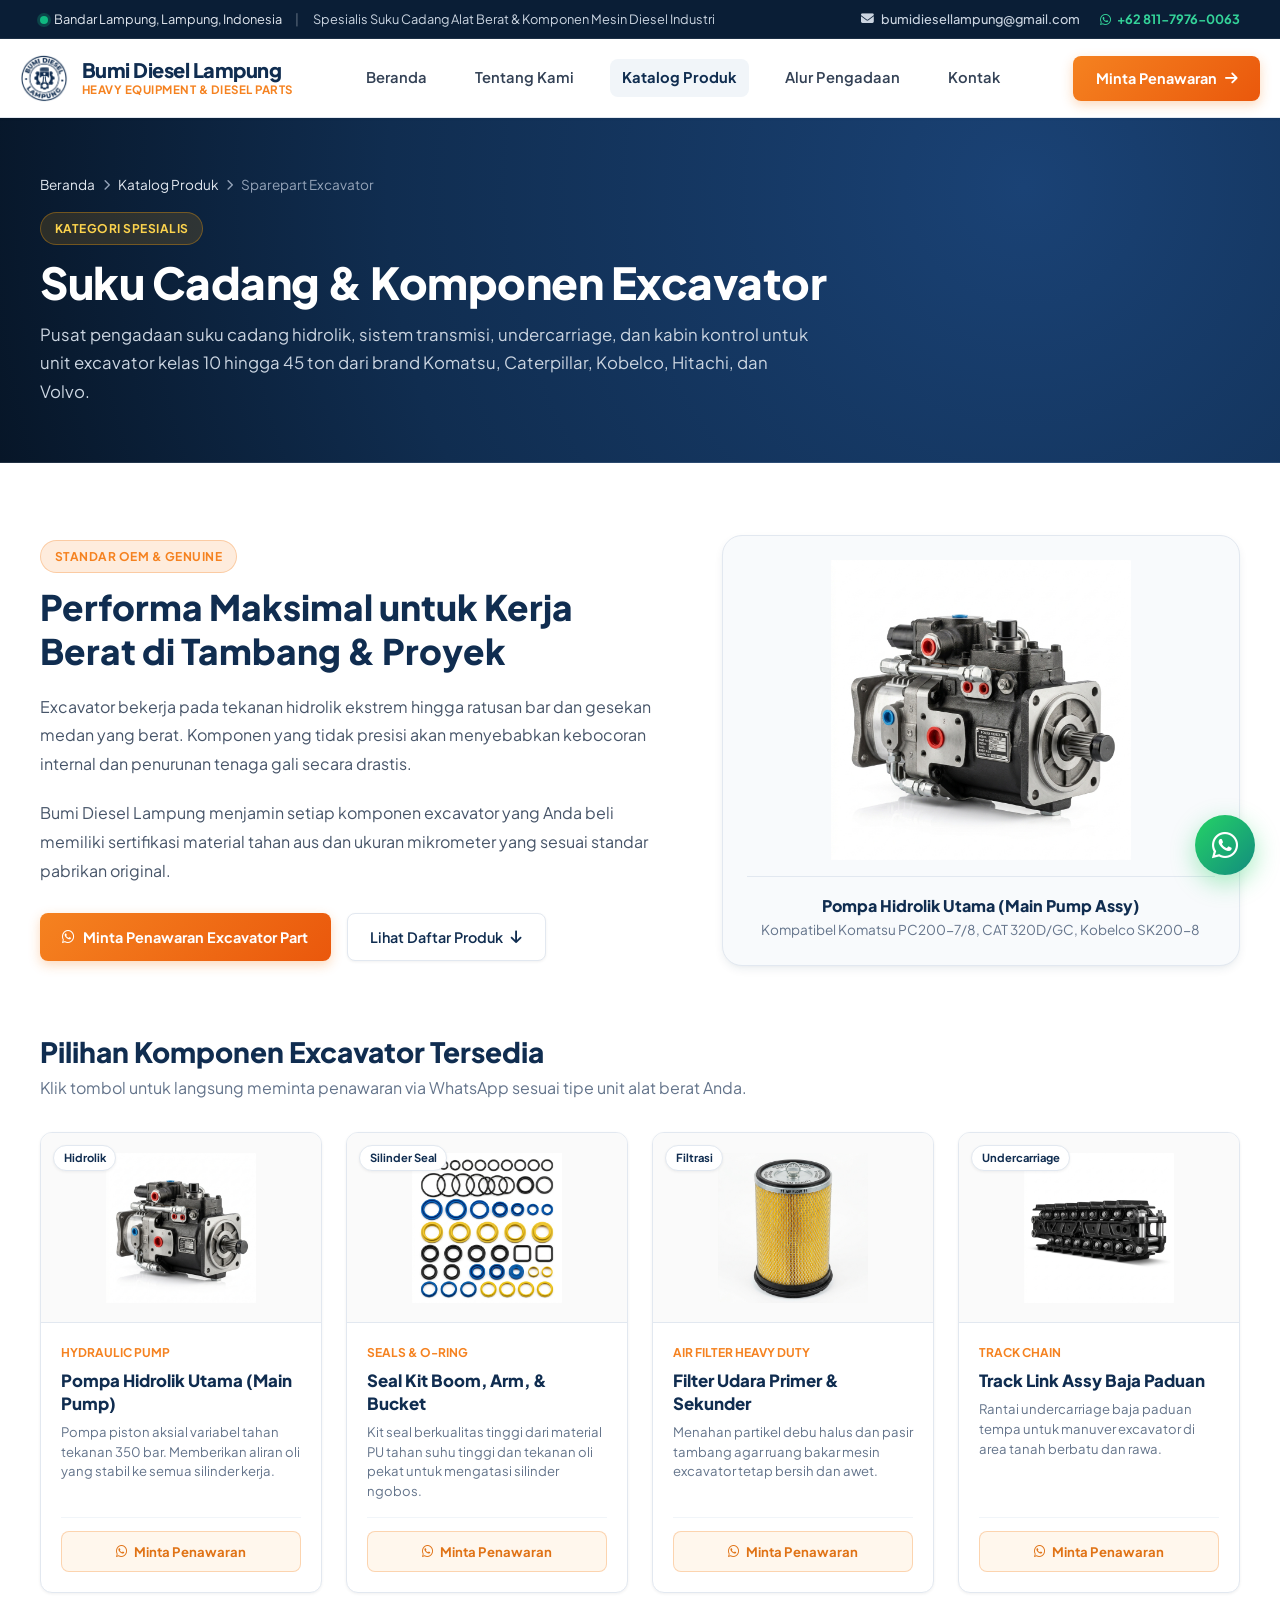
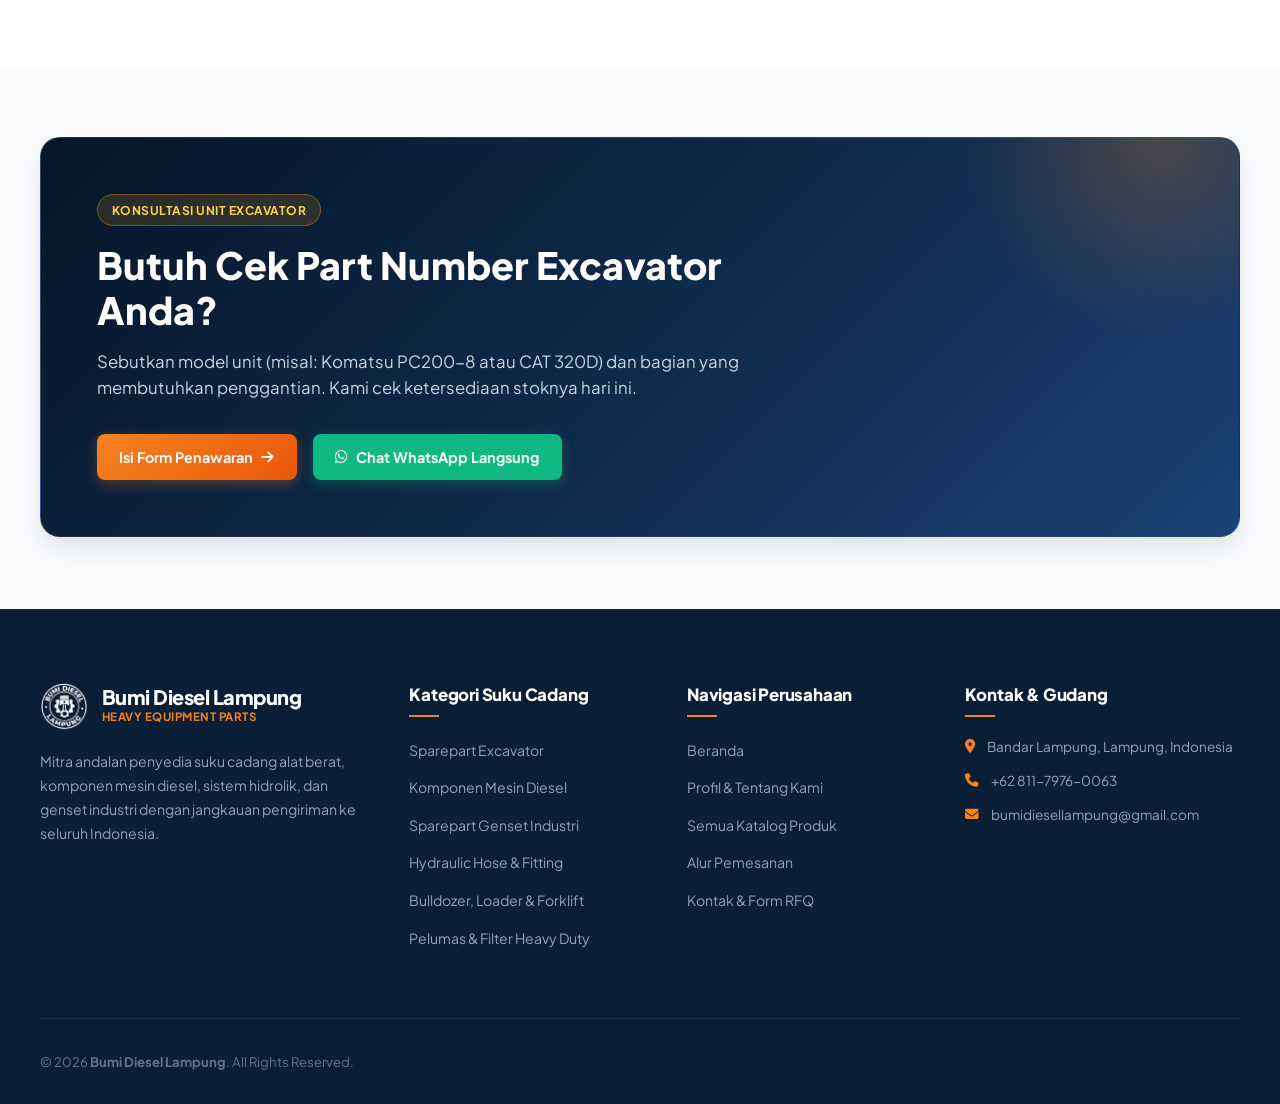
<file: produk-excavator.html>
<!DOCTYPE html>
<html lang="id">
<head>
  <meta charset="UTF-8">
  <meta name="viewport" content="width=device-width, initial-scale=1.0">
  <title>Sparepart Excavator | Bumi Diesel Lampung</title>
  <meta name="description" content="Penyedia suku cadang excavator lengkap: pompa hidrolik, seal kit silinder, swing motor, final drive, undercarriage, dan filter untuk Komatsu, CAT, Kobelco, Hitachi di Lampung.">
  <meta name="keywords" content="sparepart excavator lampung, pompa hidrolik excavator, seal kit komatsu pc200, suku cadang cat 320d, final drive excavator">

  <link rel="icon" type="image/png" href="assets/favicon.png">
  <link rel="preconnect" href="https://fonts.googleapis.com">
  <link rel="preconnect" href="https://fonts.gstatic.com" crossorigin>
  <link href="https://fonts.googleapis.com/css2?family=Inter:wght@400;500;600;700&family=Plus+Jakarta+Sans:wght@400;500;600;700;800;900&display=swap" rel="stylesheet">
  <link rel="stylesheet" href="https://cdnjs.cloudflare.com/ajax/libs/font-awesome/6.4.0/css/all.min.css">
  <link rel="stylesheet" href="assets/css/styles.css">
</head>
<body>

  <!-- Top Bar -->
  <div class="top-bar">
    <div class="container top-bar-content">
      <div class="top-bar-left">
        <span><span class="status-dot"></span>Bandar Lampung, Lampung, Indonesia</span>
        <span class="hide-sm" style="opacity: 0.4;">|</span>
        <span class="hide-sm" style="color: #CBD5E1;">Spesialis Suku Cadang Alat Berat & Komponen Mesin Diesel Industri</span>
      </div>
      <div class="top-bar-right">
        <a href="mailto:bumidiesellampung@gmail.com" class="top-link hide-sm">
          <i class="fa-solid fa-envelope"></i> bumidiesellampung@gmail.com
        </a>
        <a href="https://wa.me/6281179760063" target="_blank" rel="noopener noreferrer" class="top-link top-link-wa">
          <i class="fa-brands fa-whatsapp"></i> +62 811-7976-0063
        </a>
      </div>
    </div>
  </div>

  <!-- Header -->
  <header class="header">
    <div class="container nav-content">
      <a href="./" class="nav-logo" aria-label="Beranda Bumi Diesel Lampung">
        <img src="assets/logo-navy.png" alt="Bumi Diesel Lampung Logo">
        <div class="brand-text">
          <span class="brand-title">Bumi Diesel Lampung</span>
          <span class="brand-subtitle">Heavy Equipment & Diesel Parts</span>
        </div>
      </a>

      <nav class="nav-menu" aria-label="Navigasi Utama">
        <a href="./" class="nav-link">Beranda</a>
        <a href="tentang-kami" class="nav-link">Tentang Kami</a>
        <a href="produk" class="nav-link active">Katalog Produk</a>
        <a href="./#alur-pengadaan" class="nav-link">Alur Pengadaan</a>
        <a href="kontak" class="nav-link">Kontak</a>
      </nav>

      <div class="nav-actions">
        <a href="kontak" class="btn-primary">
          <span>Minta Penawaran</span>
          <i class="fa-solid fa-arrow-right"></i>
        </a>
        <button id="hamburgerBtn" class="hamburger-btn" aria-label="Buka Menu" aria-expanded="false">
          <i class="fa-solid fa-bars"></i>
        </button>
      </div>
    </div>

    <!-- Mobile Drawer -->
    <div id="mobileMenu" class="mobile-menu">
      <a href="./" class="mobile-nav-link">Beranda</a>
      <a href="tentang-kami" class="mobile-nav-link">Tentang Kami</a>
      <a href="produk" class="mobile-nav-link active">Katalog Produk Lengkap</a>
      <a href="produk-excavator" class="mobile-nav-link" style="padding-left: 1.25rem; font-size: 0.88rem; color: var(--orange-main);">• Sparepart Excavator</a>
      <a href="produk-diesel-engine" class="mobile-nav-link" style="padding-left: 1.25rem; font-size: 0.88rem;">• Komponen Mesin Diesel</a>
      <a href="produk-genset" class="mobile-nav-link" style="padding-left: 1.25rem; font-size: 0.88rem;">• Sparepart Genset</a>
      <a href="produk-hydraulic-hose" class="mobile-nav-link" style="padding-left: 1.25rem; font-size: 0.88rem;">• Hydraulic Hose & Fitting</a>
      <a href="produk-alat-berat-lainnya" class="mobile-nav-link" style="padding-left: 1.25rem; font-size: 0.88rem;">• Bulldozer, Loader & Forklift</a>
      <a href="./#alur-pengadaan" class="mobile-nav-link">Alur Pengadaan</a>
      <a href="kontak" class="mobile-nav-link">Kontak & Penawaran</a>
    </div>
  </header>

  <!-- Page Header -->
  <section class="page-header">
    <div class="container">
      <div class="breadcrumb">
        <a href="./">Beranda</a>
        <i class="fa-solid fa-chevron-right" style="font-size: 0.7rem;"></i>
        <a href="produk">Katalog Produk</a>
        <i class="fa-solid fa-chevron-right" style="font-size: 0.7rem;"></i>
        <span>Sparepart Excavator</span>
      </div>
      <div class="badge badge-amber" style="margin-bottom: 0.75rem;">Kategori Spesialis</div>
      <h1 class="page-title">Suku Cadang & Komponen Excavator</h1>
      <p class="page-desc">
        Pusat pengadaan suku cadang hidrolik, sistem transmisi, undercarriage, dan kabin kontrol untuk unit excavator kelas 10 hingga 45 ton dari brand Komatsu, Caterpillar, Kobelco, Hitachi, dan Volvo.
      </p>
    </div>
  </section>

  <!-- Section: Featured Excavator Parts -->
  <section class="section">
    <div class="container">
      <div style="display: grid; grid-template-columns: 1.1fr 0.9fr; gap: 3rem; align-items: center; margin-bottom: 4rem;">
        <div>
          <div class="badge badge-orange" style="margin-bottom: 0.75rem;">Standar OEM & Genuine</div>
          <h2 style="font-size: 2.2rem; font-weight: 900; color: var(--navy-main); line-height: 1.25; margin-bottom: 1.25rem;">
            Performa Maksimal untuk Kerja Berat di Tambang & Proyek
          </h2>
          <p style="color: #475569; font-size: 1rem; line-height: 1.8; margin-bottom: 1.25rem;">
            Excavator bekerja pada tekanan hidrolik ekstrem hingga ratusan bar dan gesekan medan yang berat. Komponen yang tidak presisi akan menyebabkan kebocoran internal dan penurunan tenaga gali secara drastis.
          </p>
          <p style="color: #475569; font-size: 1rem; line-height: 1.8; margin-bottom: 1.75rem;">
            Bumi Diesel Lampung menjamin setiap komponen excavator yang Anda beli memiliki sertifikasi material tahan aus dan ukuran mikrometer yang sesuai standar pabrikan original.
          </p>
          <div style="display: flex; gap: 1rem; flex-wrap: wrap;">
            <a href="kontak?kategori=excavator" class="btn-primary">
              <i class="fa-brands fa-whatsapp"></i> Minta Penawaran Excavator Part
            </a>
            <a href="#daftar-produk" class="btn-outline-dark">
              Lihat Daftar Produk <i class="fa-solid fa-arrow-down"></i>
            </a>
          </div>
        </div>
        <div>
          <div style="background: #F8FAFC; border: 1px solid var(--border-color); border-radius: var(--radius-xl); padding: 1.5rem; box-shadow: var(--shadow-md);">
            <img src="assets/pompa_hidrolik.png" alt="Pompa Hidrolik Utama Excavator" style="max-height: 300px; margin: 0 auto 1rem auto;">
            <div style="text-align: center; border-top: 1px solid var(--border-color); padding-top: 1rem;">
              <h4 style="color: var(--navy-main); font-weight: 800;">Pompa Hidrolik Utama (Main Pump Assy)</h4>
              <p style="color: var(--text-muted); font-size: 0.85rem;">Kompatibel Komatsu PC200-7/8, CAT 320D/GC, Kobelco SK200-8</p>
            </div>
          </div>
        </div>
      </div>

      <!-- Detail Grid Produk Excavator -->
      <div id="daftar-produk" class="section-header text-left" style="margin-bottom: 2rem;">
        <h3 style="font-size: 1.75rem; font-weight: 800; color: var(--navy-main);">Pilihan Komponen Excavator Tersedia</h3>
        <p style="color: var(--text-muted);">Klik tombol untuk langsung meminta penawaran via WhatsApp sesuai tipe unit alat berat Anda.</p>
      </div>

      <div class="product-grid">
        <!-- 1. Pompa Hidrolik -->
        <div class="product-card">
          <div class="product-img-box">
            <span class="product-badge">Hidrolik</span>
            <img src="assets/pompa_hidrolik.png" alt="Pompa Hidrolik Utama">
          </div>
          <div class="product-body">
            <span class="product-category-sub">Hydraulic Pump</span>
            <h3 class="product-title">Pompa Hidrolik Utama (Main Pump)</h3>
            <p class="product-desc">Pompa piston aksial variabel tahan tekanan 350 bar. Memberikan aliran oli yang stabil ke semua silinder kerja.</p>
            <div class="product-footer">
              <a href="kontak?kategori=excavator&part=Pompa+Hidrolik+Utama" class="btn-product-wa">
                <i class="fa-brands fa-whatsapp"></i> Minta Penawaran
              </a>
            </div>
          </div>
        </div>

        <!-- 2. Seal Kit Silinder -->
        <div class="product-card">
          <div class="product-img-box">
            <span class="product-badge">Silinder Seal</span>
            <img src="assets/seal_kit.png" alt="Seal Kit Excavator">
          </div>
          <div class="product-body">
            <span class="product-category-sub">Seals & O-Ring</span>
            <h3 class="product-title">Seal Kit Boom, Arm, & Bucket</h3>
            <p class="product-desc">Kit seal berkualitas tinggi dari material PU tahan suhu tinggi dan tekanan oli pekat untuk mengatasi silinder ngobos.</p>
            <div class="product-footer">
              <a href="kontak?kategori=excavator&part=Seal+Kit+Boom+Arm+Bucket" class="btn-product-wa">
                <i class="fa-brands fa-whatsapp"></i> Minta Penawaran
              </a>
            </div>
          </div>
        </div>

        <!-- 3. Filter Udara Excavator -->
        <div class="product-card">
          <div class="product-img-box">
            <span class="product-badge">Filtrasi</span>
            <img src="assets/filter_udara.png" alt="Filter Udara Excavator">
          </div>
          <div class="product-body">
            <span class="product-category-sub">Air Filter Heavy Duty</span>
            <h3 class="product-title">Filter Udara Primer & Sekunder</h3>
            <p class="product-desc">Menahan partikel debu halus dan pasir tambang agar ruang bakar mesin excavator tetap bersih dan awet.</p>
            <div class="product-footer">
              <a href="kontak?kategori=excavator&part=Filter+Udara+Excavator" class="btn-product-wa">
                <i class="fa-brands fa-whatsapp"></i> Minta Penawaran
              </a>
            </div>
          </div>
        </div>

        <!-- 4. Track Link Assy -->
        <div class="product-card">
          <div class="product-img-box">
            <span class="product-badge">Undercarriage</span>
            <img src="assets/track_link.png" alt="Track Link Assy Excavator">
          </div>
          <div class="product-body">
            <span class="product-category-sub">Track Chain</span>
            <h3 class="product-title">Track Link Assy Baja Paduan</h3>
            <p class="product-desc">Rantai undercarriage baja paduan tempa untuk manuver excavator di area tanah berbatu dan rawa.</p>
            <div class="product-footer">
              <a href="kontak?kategori=excavator&part=Track+Link+Excavator" class="btn-product-wa">
                <i class="fa-brands fa-whatsapp"></i> Minta Penawaran
              </a>
            </div>
          </div>
        </div>
      </div>

    </div>
  </section>

  <!-- CTA Banner Section -->
  <section class="section section-slate">
    <div class="container">
      <div class="cta-banner">
        <div class="cta-content">
          <div class="badge badge-amber" style="margin-bottom: 1rem;">Konsultasi Unit Excavator</div>
          <h2 class="cta-title">Butuh Cek Part Number Excavator Anda?</h2>
          <p class="cta-desc">
            Sebutkan model unit (misal: Komatsu PC200-8 atau CAT 320D) dan bagian yang membutuhkan penggantian. Kami cek ketersediaan stoknya hari ini.
          </p>
          <div class="cta-buttons">
            <a href="kontak?kategori=excavator" class="btn-primary">
              <span>Isi Form Penawaran</span>
              <i class="fa-solid fa-arrow-right"></i>
            </a>
            <a href="https://wa.me/6281179760063" target="_blank" rel="noopener noreferrer" class="btn-whatsapp-hero">
              <i class="fa-brands fa-whatsapp"></i>
              <span>Chat WhatsApp Langsung</span>
            </a>
          </div>
        </div>
      </div>
    </div>
  </section>

  <!-- Corporate Footer -->
  <footer class="footer">
    <div class="container">
      <div class="footer-grid">
        <div class="footer-brand">
          <a href="./" class="nav-logo">
            <img src="assets/logo-white.png" alt="Bumi Diesel Lampung Logo" style="height: 48px;">
            <div class="brand-text">
              <span class="brand-title" style="color: #FFFFFF;">Bumi Diesel Lampung</span>
              <span class="brand-subtitle" style="color: #F58220;">Heavy Equipment Parts</span>
            </div>
          </a>
          <p>Mitra andalan penyedia suku cadang alat berat, komponen mesin diesel, sistem hidrolik, dan genset industri dengan jangkauan pengiriman ke seluruh Indonesia.</p>
        </div>

        <div>
          <h4 class="footer-col-title">Kategori Suku Cadang</h4>
          <ul class="footer-links">
            <li><a href="produk-excavator">Sparepart Excavator</a></li>
            <li><a href="produk-diesel-engine">Komponen Mesin Diesel</a></li>
            <li><a href="produk-genset">Sparepart Genset Industri</a></li>
            <li><a href="produk-hydraulic-hose">Hydraulic Hose & Fitting</a></li>
            <li><a href="produk-alat-berat-lainnya">Bulldozer, Loader & Forklift</a></li>
            <li><a href="produk?kategori=oli-filter">Pelumas & Filter Heavy Duty</a></li>
          </ul>
        </div>

        <div>
          <h4 class="footer-col-title">Navigasi Perusahaan</h4>
          <ul class="footer-links">
            <li><a href="./">Beranda</a></li>
            <li><a href="tentang-kami">Profil & Tentang Kami</a></li>
            <li><a href="produk">Semua Katalog Produk</a></li>
            <li><a href="./#alur-pengadaan">Alur Pemesanan</a></li>
            <li><a href="kontak">Kontak & Form RFQ</a></li>
          </ul>
        </div>

        <div>
          <h4 class="footer-col-title">Kontak & Gudang</h4>
          <div class="footer-contact-item">
            <i class="fa-solid fa-location-dot"></i>
            <span>Bandar Lampung, Lampung, Indonesia</span>
          </div>
          <div class="footer-contact-item">
            <i class="fa-solid fa-phone"></i>
            <span>+62 811-7976-0063</span>
          </div>
          <div class="footer-contact-item">
            <i class="fa-solid fa-envelope"></i>
            <span>bumidiesellampung@gmail.com</span>
          </div>
        </div>
      </div>

      <div class="footer-bottom">
        <div>&copy; <span id="currentYear">2026</span> <strong>Bumi Diesel Lampung</strong>. All Rights Reserved.</div>
      </div>
    </div>
  </footer>

  <a href="https://wa.me/6281179760063" target="_blank" rel="noopener noreferrer" class="floating-wa" aria-label="Konsultasi WhatsApp Bumi Diesel Lampung">
    <i class="fa-brands fa-whatsapp"></i>
  </a>

  <script src="assets/js/main.js"></script>
</body>
</html>
</file>
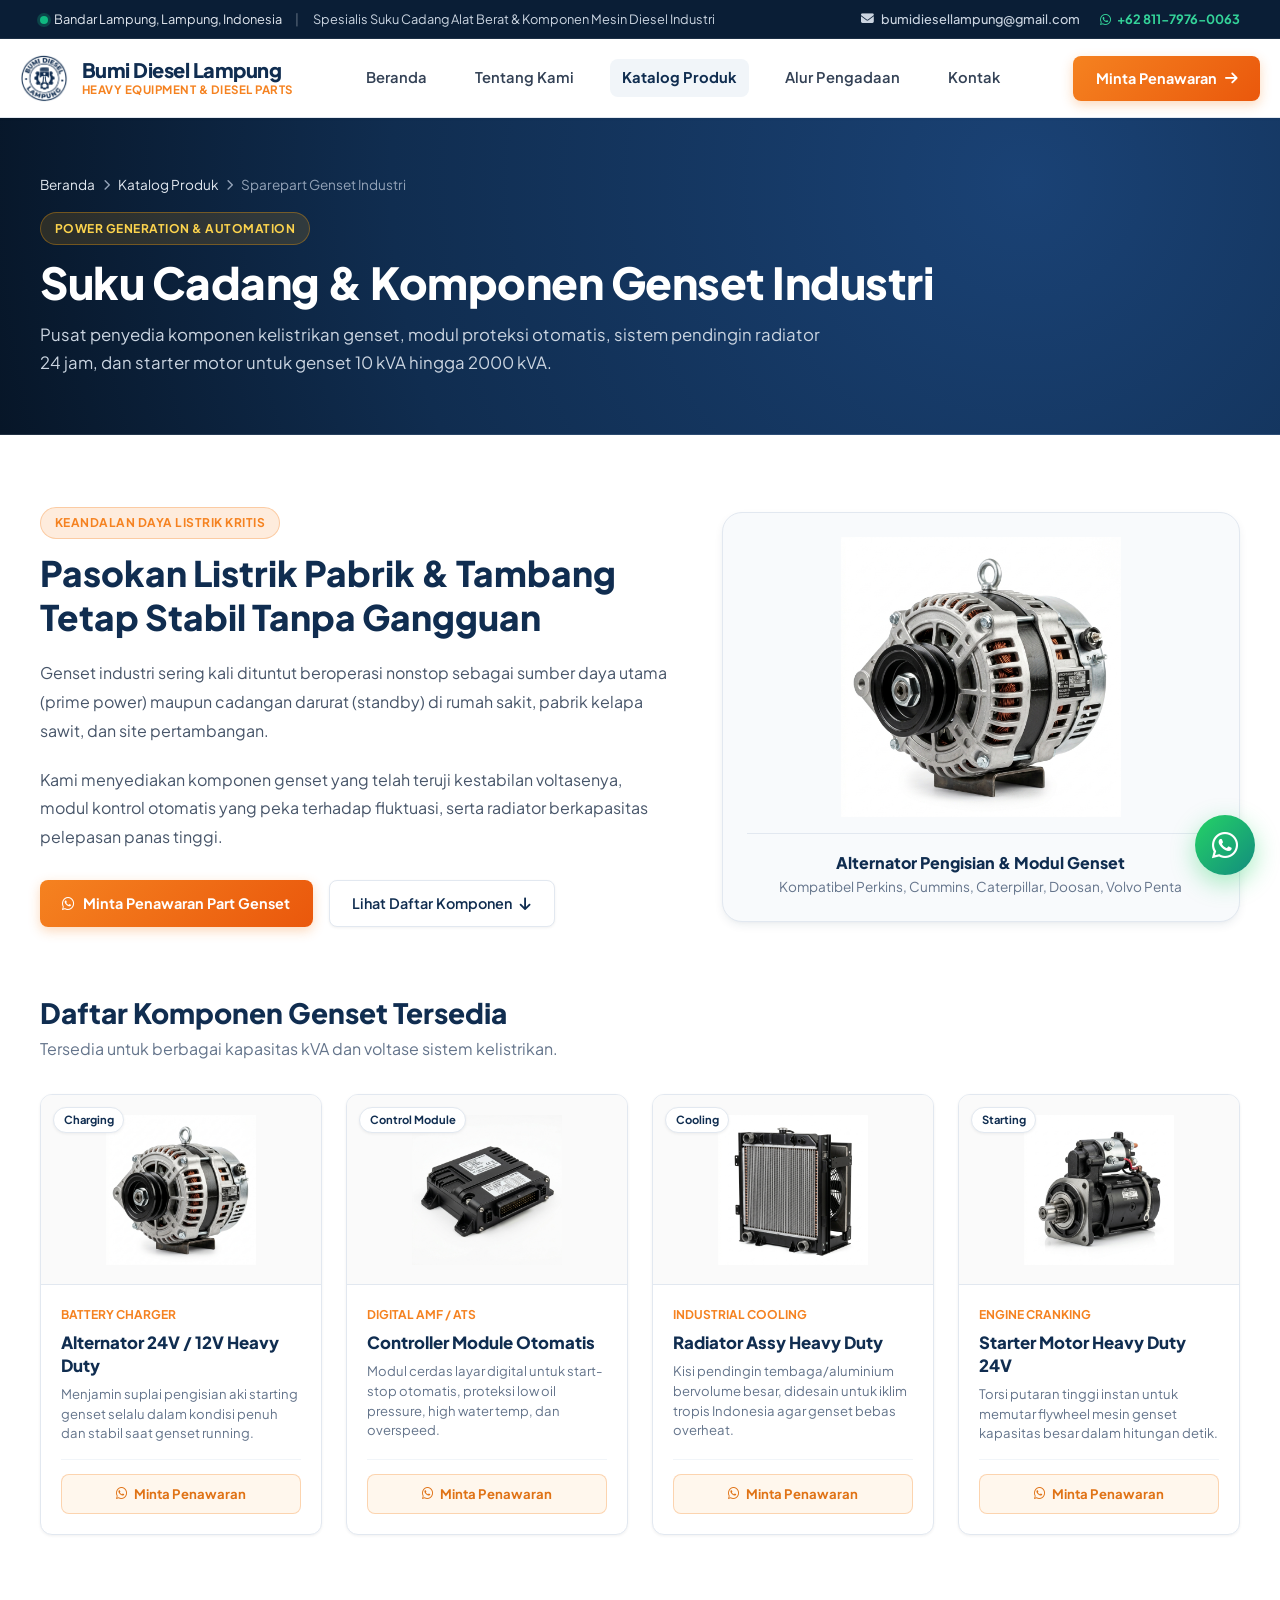
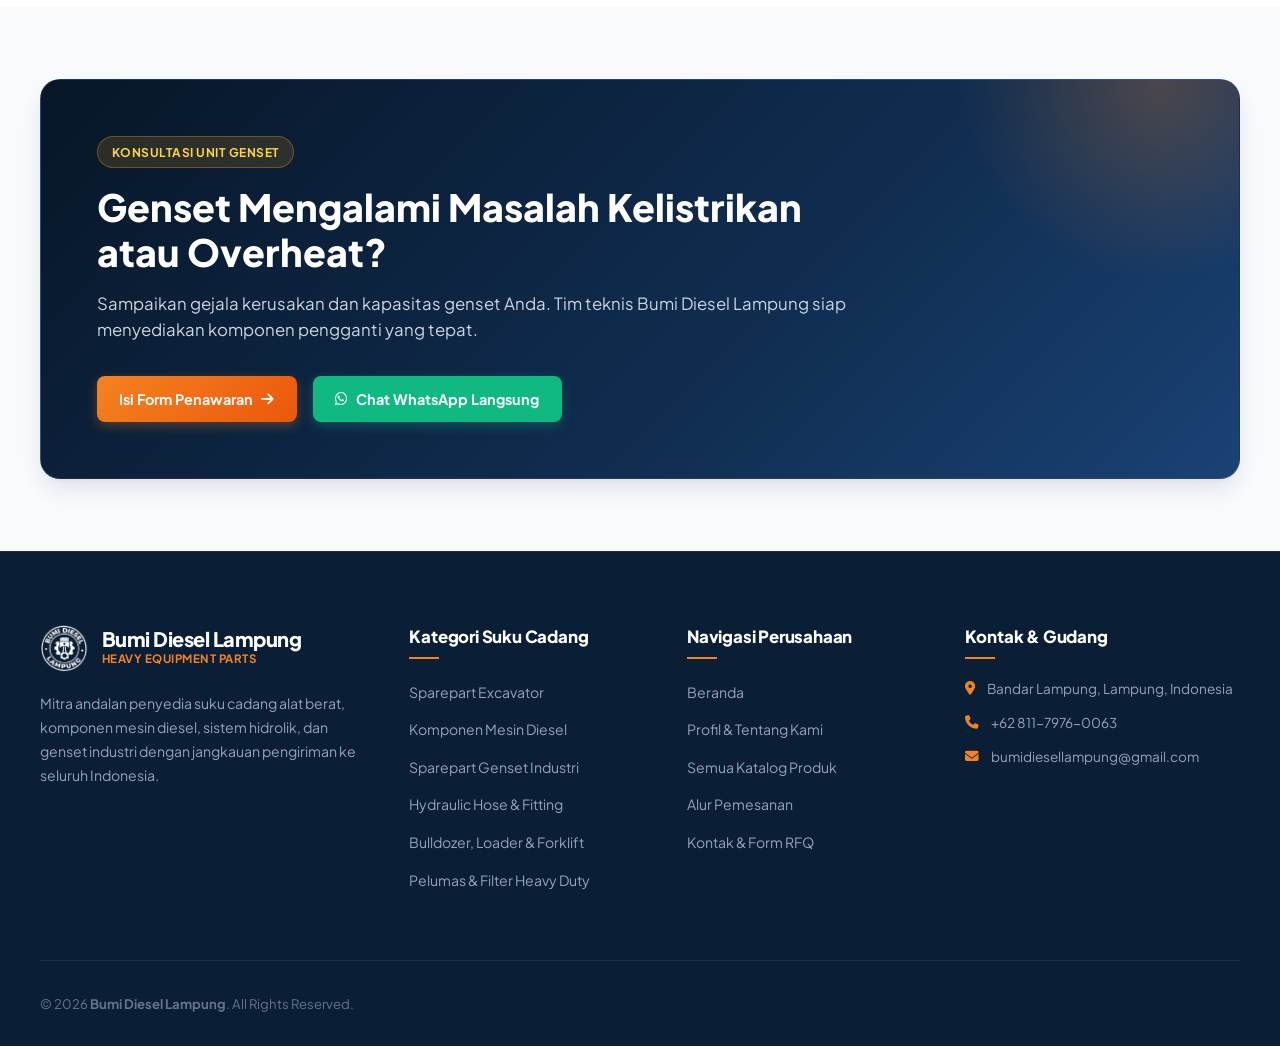
<file: produk-genset.html>
<!DOCTYPE html>
<html lang="id">
<head>
  <meta charset="UTF-8">
  <meta name="viewport" content="width=device-width, initial-scale=1.0">
  <title>Sparepart Genset Industri | Bumi Diesel Lampung</title>
  <meta name="description" content="Penyedia suku cadang genset industri terlengkap: alternator 24V, controller module Deepsea, radiator pendingin, starter motor, dan AVR di Bandar Lampung.">
  <meta name="keywords" content="sparepart genset lampung, modul deepsea genset, alternator genset 24v, radiator genset perkins, starter motor genset cummins">

  <link rel="icon" type="image/png" href="assets/favicon.png">
  <link rel="preconnect" href="https://fonts.googleapis.com">
  <link rel="preconnect" href="https://fonts.gstatic.com" crossorigin>
  <link href="https://fonts.googleapis.com/css2?family=Inter:wght@400;500;600;700&family=Plus+Jakarta+Sans:wght@400;500;600;700;800;900&display=swap" rel="stylesheet">
  <link rel="stylesheet" href="https://cdnjs.cloudflare.com/ajax/libs/font-awesome/6.4.0/css/all.min.css">
  <link rel="stylesheet" href="assets/css/styles.css">
</head>
<body>

  <!-- Top Bar -->
  <div class="top-bar">
    <div class="container top-bar-content">
      <div class="top-bar-left">
        <span><span class="status-dot"></span>Bandar Lampung, Lampung, Indonesia</span>
        <span class="hide-sm" style="opacity: 0.4;">|</span>
        <span class="hide-sm" style="color: #CBD5E1;">Spesialis Suku Cadang Alat Berat & Komponen Mesin Diesel Industri</span>
      </div>
      <div class="top-bar-right">
        <a href="mailto:bumidiesellampung@gmail.com" class="top-link hide-sm">
          <i class="fa-solid fa-envelope"></i> bumidiesellampung@gmail.com
        </a>
        <a href="https://wa.me/6281179760063" target="_blank" rel="noopener noreferrer" class="top-link top-link-wa">
          <i class="fa-brands fa-whatsapp"></i> +62 811-7976-0063
        </a>
      </div>
    </div>
  </div>

  <!-- Header -->
  <header class="header">
    <div class="container nav-content">
      <a href="./" class="nav-logo" aria-label="Beranda Bumi Diesel Lampung">
        <img src="assets/logo-navy.png" alt="Bumi Diesel Lampung Logo">
        <div class="brand-text">
          <span class="brand-title">Bumi Diesel Lampung</span>
          <span class="brand-subtitle">Heavy Equipment & Diesel Parts</span>
        </div>
      </a>

      <nav class="nav-menu" aria-label="Navigasi Utama">
        <a href="./" class="nav-link">Beranda</a>
        <a href="tentang-kami" class="nav-link">Tentang Kami</a>
        <a href="produk" class="nav-link active">Katalog Produk</a>
        <a href="./#alur-pengadaan" class="nav-link">Alur Pengadaan</a>
        <a href="kontak" class="nav-link">Kontak</a>
      </nav>

      <div class="nav-actions">
        <a href="kontak" class="btn-primary">
          <span>Minta Penawaran</span>
          <i class="fa-solid fa-arrow-right"></i>
        </a>
        <button id="hamburgerBtn" class="hamburger-btn" aria-label="Buka Menu" aria-expanded="false">
          <i class="fa-solid fa-bars"></i>
        </button>
      </div>
    </div>

    <!-- Mobile Drawer -->
    <div id="mobileMenu" class="mobile-menu">
      <a href="./" class="mobile-nav-link">Beranda</a>
      <a href="tentang-kami" class="mobile-nav-link">Tentang Kami</a>
      <a href="produk" class="mobile-nav-link active">Katalog Produk Lengkap</a>
      <a href="produk-excavator" class="mobile-nav-link" style="padding-left: 1.25rem; font-size: 0.88rem;">• Sparepart Excavator</a>
      <a href="produk-diesel-engine" class="mobile-nav-link" style="padding-left: 1.25rem; font-size: 0.88rem;">• Komponen Mesin Diesel</a>
      <a href="produk-genset" class="mobile-nav-link" style="padding-left: 1.25rem; font-size: 0.88rem; color: var(--orange-main);">• Sparepart Genset</a>
      <a href="produk-hydraulic-hose" class="mobile-nav-link" style="padding-left: 1.25rem; font-size: 0.88rem;">• Hydraulic Hose & Fitting</a>
      <a href="produk-alat-berat-lainnya" class="mobile-nav-link" style="padding-left: 1.25rem; font-size: 0.88rem;">• Bulldozer, Loader & Forklift</a>
      <a href="./#alur-pengadaan" class="mobile-nav-link">Alur Pengadaan</a>
      <a href="kontak" class="mobile-nav-link">Kontak & Penawaran</a>
    </div>
  </header>

  <!-- Page Header -->
  <section class="page-header">
    <div class="container">
      <div class="breadcrumb">
        <a href="./">Beranda</a>
        <i class="fa-solid fa-chevron-right" style="font-size: 0.7rem;"></i>
        <a href="produk">Katalog Produk</a>
        <i class="fa-solid fa-chevron-right" style="font-size: 0.7rem;"></i>
        <span>Sparepart Genset Industri</span>
      </div>
      <div class="badge badge-amber" style="margin-bottom: 0.75rem;">Power Generation & Automation</div>
      <h1 class="page-title">Suku Cadang & Komponen Genset Industri</h1>
      <p class="page-desc">
        Pusat penyedia komponen kelistrikan genset, modul proteksi otomatis, sistem pendingin radiator 24 jam, dan starter motor untuk genset 10 kVA hingga 2000 kVA.
      </p>
    </div>
  </section>

  <!-- Section Content -->
  <section class="section">
    <div class="container">
      <div style="display: grid; grid-template-columns: 1.1fr 0.9fr; gap: 3rem; align-items: center; margin-bottom: 4rem;">
        <div>
          <div class="badge badge-orange" style="margin-bottom: 0.75rem;">Keandalan Daya Listrik Kritis</div>
          <h2 style="font-size: 2.2rem; font-weight: 900; color: var(--navy-main); line-height: 1.25; margin-bottom: 1.25rem;">
            Pasokan Listrik Pabrik & Tambang Tetap Stabil Tanpa Gangguan
          </h2>
          <p style="color: #475569; font-size: 1rem; line-height: 1.8; margin-bottom: 1.25rem;">
            Genset industri sering kali dituntut beroperasi nonstop sebagai sumber daya utama (prime power) maupun cadangan darurat (standby) di rumah sakit, pabrik kelapa sawit, dan site pertambangan.
          </p>
          <p style="color: #475569; font-size: 1rem; line-height: 1.8; margin-bottom: 1.75rem;">
            Kami menyediakan komponen genset yang telah teruji kestabilan voltasenya, modul kontrol otomatis yang peka terhadap fluktuasi, serta radiator berkapasitas pelepasan panas tinggi.
          </p>
          <div style="display: flex; gap: 1rem; flex-wrap: wrap;">
            <a href="kontak?kategori=genset" class="btn-primary">
              <i class="fa-brands fa-whatsapp"></i> Minta Penawaran Part Genset
            </a>
            <a href="#produk-genset-list" class="btn-outline-dark">
              Lihat Daftar Komponen <i class="fa-solid fa-arrow-down"></i>
            </a>
          </div>
        </div>
        <div>
          <div style="background: #F8FAFC; border: 1px solid var(--border-color); border-radius: var(--radius-xl); padding: 1.5rem; box-shadow: var(--shadow-md);">
            <img src="assets/alternator.png" alt="Alternator Genset 24V" style="max-height: 280px; margin: 0 auto 1rem auto;">
            <div style="text-align: center; border-top: 1px solid var(--border-color); padding-top: 1rem;">
              <h4 style="color: var(--navy-main); font-weight: 800;">Alternator Pengisian & Modul Genset</h4>
              <p style="color: var(--text-muted); font-size: 0.85rem;">Kompatibel Perkins, Cummins, Caterpillar, Doosan, Volvo Penta</p>
            </div>
          </div>
        </div>
      </div>

      <!-- Genset Products List -->
      <div id="produk-genset-list" class="section-header text-left" style="margin-bottom: 2rem;">
        <h3 style="font-size: 1.75rem; font-weight: 800; color: var(--navy-main);">Daftar Komponen Genset Tersedia</h3>
        <p style="color: var(--text-muted);">Tersedia untuk berbagai kapasitas kVA dan voltase sistem kelistrikan.</p>
      </div>

      <div class="product-grid">
        <!-- 1. Alternator -->
        <div class="product-card">
          <div class="product-img-box">
            <span class="product-badge">Charging</span>
            <img src="assets/alternator.png" alt="Alternator 24V Genset">
          </div>
          <div class="product-body">
            <span class="product-category-sub">Battery Charger</span>
            <h3 class="product-title">Alternator 24V / 12V Heavy Duty</h3>
            <p class="product-desc">Menjamin suplai pengisian aki starting genset selalu dalam kondisi penuh dan stabil saat genset running.</p>
            <div class="product-footer">
              <a href="kontak?kategori=genset&part=Alternator+Genset" class="btn-product-wa">
                <i class="fa-brands fa-whatsapp"></i> Minta Penawaran
              </a>
            </div>
          </div>
        </div>

        <!-- 2. Controller Module -->
        <div class="product-card">
          <div class="product-img-box">
            <span class="product-badge">Control Module</span>
            <img src="assets/controller_module.png" alt="Controller Module Genset">
          </div>
          <div class="product-body">
            <span class="product-category-sub">Digital AMF / ATS</span>
            <h3 class="product-title">Controller Module Otomatis</h3>
            <p class="product-desc">Modul cerdas layar digital untuk start-stop otomatis, proteksi low oil pressure, high water temp, dan overspeed.</p>
            <div class="product-footer">
              <a href="kontak?kategori=genset&part=Controller+Module" class="btn-product-wa">
                <i class="fa-brands fa-whatsapp"></i> Minta Penawaran
              </a>
            </div>
          </div>
        </div>

        <!-- 3. Radiator Assy -->
        <div class="product-card">
          <div class="product-img-box">
            <span class="product-badge">Cooling</span>
            <img src="assets/radiator.png" alt="Radiator Heavy Duty Genset">
          </div>
          <div class="product-body">
            <span class="product-category-sub">Industrial Cooling</span>
            <h3 class="product-title">Radiator Assy Heavy Duty</h3>
            <p class="product-desc">Kisi pendingin tembaga/aluminium bervolume besar, didesain untuk iklim tropis Indonesia agar genset bebas overheat.</p>
            <div class="product-footer">
              <a href="kontak?kategori=genset&part=Radiator+Genset" class="btn-product-wa">
                <i class="fa-brands fa-whatsapp"></i> Minta Penawaran
              </a>
            </div>
          </div>
        </div>

        <!-- 4. Starter Motor -->
        <div class="product-card">
          <div class="product-img-box">
            <span class="product-badge">Starting</span>
            <img src="assets/starter_motor.png" alt="Starter Motor Genset">
          </div>
          <div class="product-body">
            <span class="product-category-sub">Engine Cranking</span>
            <h3 class="product-title">Starter Motor Heavy Duty 24V</h3>
            <p class="product-desc">Torsi putaran tinggi instan untuk memutar flywheel mesin genset kapasitas besar dalam hitungan detik.</p>
            <div class="product-footer">
              <a href="kontak?kategori=genset&part=Starter+Motor+Genset" class="btn-product-wa">
                <i class="fa-brands fa-whatsapp"></i> Minta Penawaran
              </a>
            </div>
          </div>
        </div>
      </div>

    </div>
  </section>

  <!-- CTA Banner Section -->
  <section class="section section-slate">
    <div class="container">
      <div class="cta-banner">
        <div class="cta-content">
          <div class="badge badge-amber" style="margin-bottom: 1rem;">Konsultasi Unit Genset</div>
          <h2 class="cta-title">Genset Mengalami Masalah Kelistrikan atau Overheat?</h2>
          <p class="cta-desc">
            Sampaikan gejala kerusakan dan kapasitas genset Anda. Tim teknis Bumi Diesel Lampung siap menyediakan komponen pengganti yang tepat.
          </p>
          <div class="cta-buttons">
            <a href="kontak?kategori=genset" class="btn-primary">
              <span>Isi Form Penawaran</span>
              <i class="fa-solid fa-arrow-right"></i>
            </a>
            <a href="https://wa.me/6281179760063" target="_blank" rel="noopener noreferrer" class="btn-whatsapp-hero">
              <i class="fa-brands fa-whatsapp"></i>
              <span>Chat WhatsApp Langsung</span>
            </a>
          </div>
        </div>
      </div>
    </div>
  </section>

  <!-- Corporate Footer -->
  <footer class="footer">
    <div class="container">
      <div class="footer-grid">
        <div class="footer-brand">
          <a href="./" class="nav-logo">
            <img src="assets/logo-white.png" alt="Bumi Diesel Lampung Logo" style="height: 48px;">
            <div class="brand-text">
              <span class="brand-title" style="color: #FFFFFF;">Bumi Diesel Lampung</span>
              <span class="brand-subtitle" style="color: #F58220;">Heavy Equipment Parts</span>
            </div>
          </a>
          <p>Mitra andalan penyedia suku cadang alat berat, komponen mesin diesel, sistem hidrolik, dan genset industri dengan jangkauan pengiriman ke seluruh Indonesia.</p>
        </div>

        <div>
          <h4 class="footer-col-title">Kategori Suku Cadang</h4>
          <ul class="footer-links">
            <li><a href="produk-excavator">Sparepart Excavator</a></li>
            <li><a href="produk-diesel-engine">Komponen Mesin Diesel</a></li>
            <li><a href="produk-genset">Sparepart Genset Industri</a></li>
            <li><a href="produk-hydraulic-hose">Hydraulic Hose & Fitting</a></li>
            <li><a href="produk-alat-berat-lainnya">Bulldozer, Loader & Forklift</a></li>
            <li><a href="produk?kategori=oli-filter">Pelumas & Filter Heavy Duty</a></li>
          </ul>
        </div>

        <div>
          <h4 class="footer-col-title">Navigasi Perusahaan</h4>
          <ul class="footer-links">
            <li><a href="./">Beranda</a></li>
            <li><a href="tentang-kami">Profil & Tentang Kami</a></li>
            <li><a href="produk">Semua Katalog Produk</a></li>
            <li><a href="./#alur-pengadaan">Alur Pemesanan</a></li>
            <li><a href="kontak">Kontak & Form RFQ</a></li>
          </ul>
        </div>

        <div>
          <h4 class="footer-col-title">Kontak & Gudang</h4>
          <div class="footer-contact-item">
            <i class="fa-solid fa-location-dot"></i>
            <span>Bandar Lampung, Lampung, Indonesia</span>
          </div>
          <div class="footer-contact-item">
            <i class="fa-solid fa-phone"></i>
            <span>+62 811-7976-0063</span>
          </div>
          <div class="footer-contact-item">
            <i class="fa-solid fa-envelope"></i>
            <span>bumidiesellampung@gmail.com</span>
          </div>
        </div>
      </div>

      <div class="footer-bottom">
        <div>&copy; <span id="currentYear">2026</span> <strong>Bumi Diesel Lampung</strong>. All Rights Reserved.</div>
      </div>
    </div>
  </footer>

  <a href="https://wa.me/6281179760063" target="_blank" rel="noopener noreferrer" class="floating-wa" aria-label="Konsultasi WhatsApp Bumi Diesel Lampung">
    <i class="fa-brands fa-whatsapp"></i>
  </a>

  <script src="assets/js/main.js"></script>
</body>
</html>
</file>
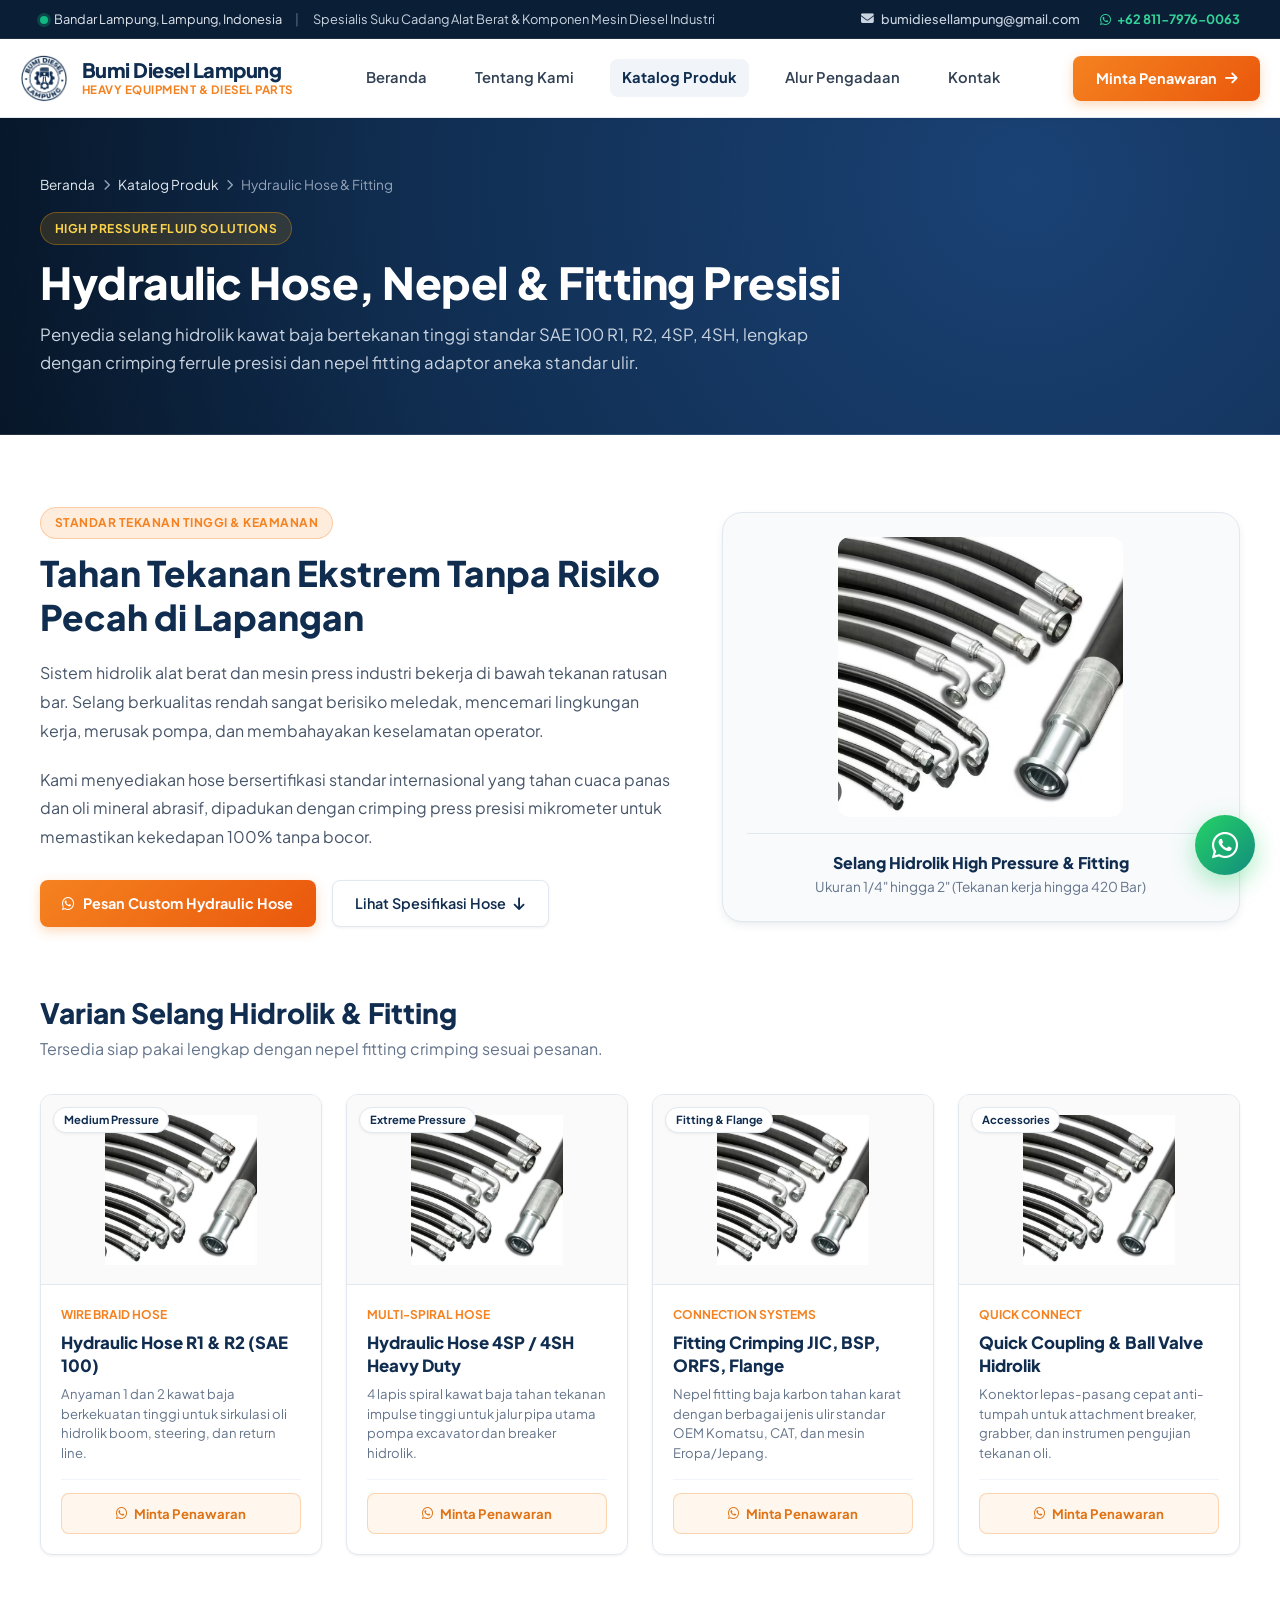
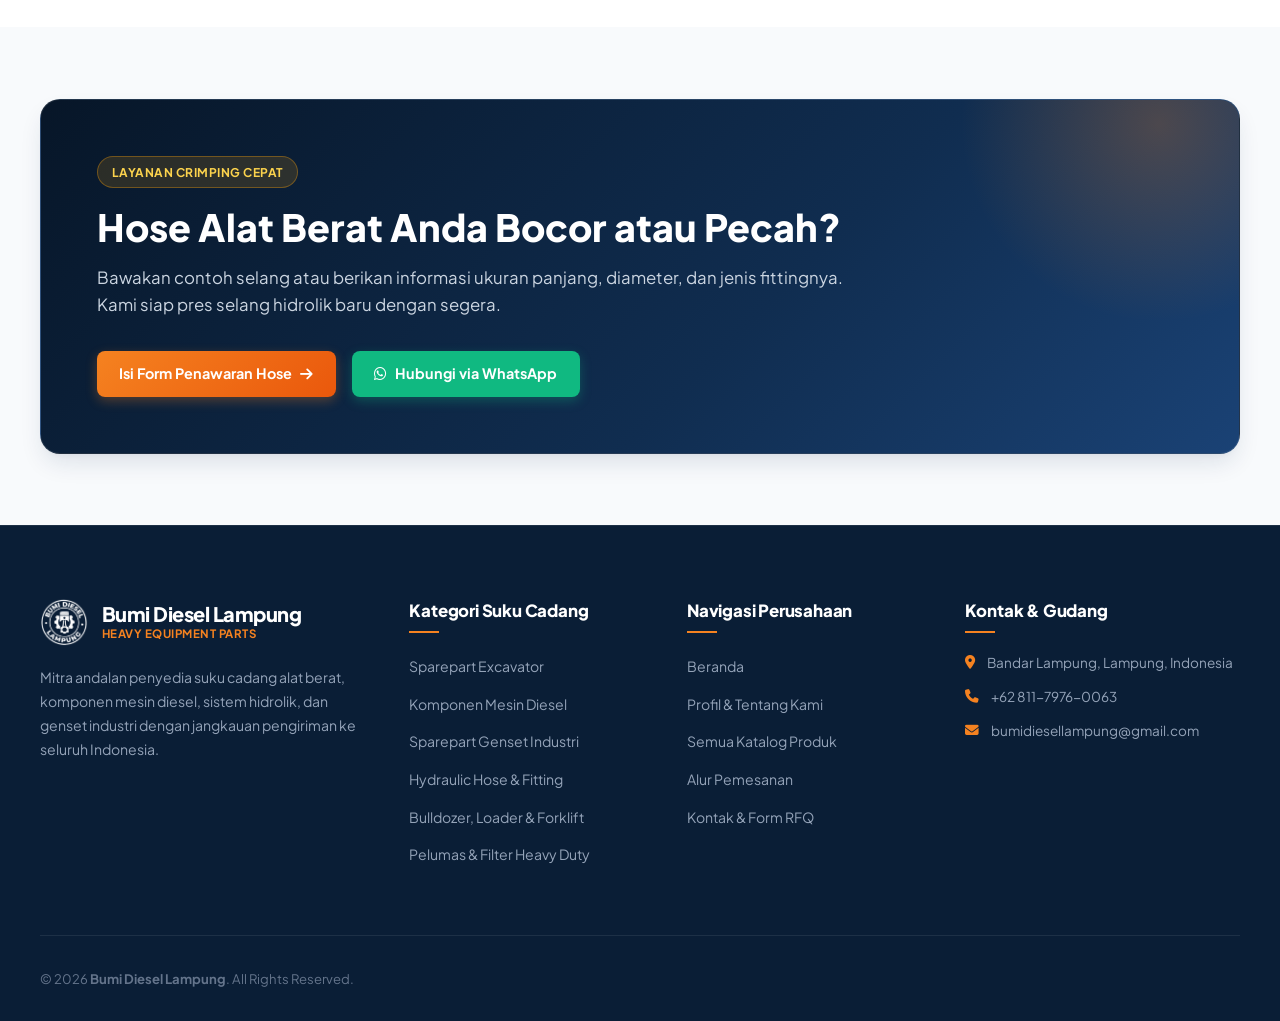
<file: produk-hydraulic-hose.html>
<!DOCTYPE html>
<html lang="id">
<head>
  <meta charset="UTF-8">
  <meta name="viewport" content="width=device-width, initial-scale=1.0">
  <title>Hydraulic Hose & Fitting Presisi | Bumi Diesel Lampung</title>
  <meta name="description" content="Layanan pembuatan dan suku cadang hydraulic hose bertekanan tinggi: hose R1, R2, 4SP, fitting crimping, ferrule, adaptor ulir untuk excavator dan mesin industri di Lampung.">
  <meta name="keywords" content="hydraulic hose lampung, selang hidrolik alat berat, hose 4sp lampung, fitting hydraulic jic bsp, jasa crimping hose panjang">

  <link rel="icon" type="image/png" href="assets/favicon.png">
  <link rel="preconnect" href="https://fonts.googleapis.com">
  <link rel="preconnect" href="https://fonts.gstatic.com" crossorigin>
  <link href="https://fonts.googleapis.com/css2?family=Inter:wght@400;500;600;700&family=Plus+Jakarta+Sans:wght@400;500;600;700;800;900&display=swap" rel="stylesheet">
  <link rel="stylesheet" href="https://cdnjs.cloudflare.com/ajax/libs/font-awesome/6.4.0/css/all.min.css">
  <link rel="stylesheet" href="assets/css/styles.css">
</head>
<body>

  <!-- Top Bar -->
  <div class="top-bar">
    <div class="container top-bar-content">
      <div class="top-bar-left">
        <span><span class="status-dot"></span>Bandar Lampung, Lampung, Indonesia</span>
        <span class="hide-sm" style="opacity: 0.4;">|</span>
        <span class="hide-sm" style="color: #CBD5E1;">Spesialis Suku Cadang Alat Berat & Komponen Mesin Diesel Industri</span>
      </div>
      <div class="top-bar-right">
        <a href="mailto:bumidiesellampung@gmail.com" class="top-link hide-sm">
          <i class="fa-solid fa-envelope"></i> bumidiesellampung@gmail.com
        </a>
        <a href="https://wa.me/6281179760063" target="_blank" rel="noopener noreferrer" class="top-link top-link-wa">
          <i class="fa-brands fa-whatsapp"></i> +62 811-7976-0063
        </a>
      </div>
    </div>
  </div>

  <!-- Header -->
  <header class="header">
    <div class="container nav-content">
      <a href="./" class="nav-logo" aria-label="Beranda Bumi Diesel Lampung">
        <img src="assets/logo-navy.png" alt="Bumi Diesel Lampung Logo">
        <div class="brand-text">
          <span class="brand-title">Bumi Diesel Lampung</span>
          <span class="brand-subtitle">Heavy Equipment & Diesel Parts</span>
        </div>
      </a>

      <nav class="nav-menu" aria-label="Navigasi Utama">
        <a href="./" class="nav-link">Beranda</a>
        <a href="tentang-kami" class="nav-link">Tentang Kami</a>
        <a href="produk" class="nav-link active">Katalog Produk</a>
        <a href="./#alur-pengadaan" class="nav-link">Alur Pengadaan</a>
        <a href="kontak" class="nav-link">Kontak</a>
      </nav>

      <div class="nav-actions">
        <a href="kontak" class="btn-primary">
          <span>Minta Penawaran</span>
          <i class="fa-solid fa-arrow-right"></i>
        </a>
        <button id="hamburgerBtn" class="hamburger-btn" aria-label="Buka Menu" aria-expanded="false">
          <i class="fa-solid fa-bars"></i>
        </button>
      </div>
    </div>

    <!-- Mobile Drawer -->
    <div id="mobileMenu" class="mobile-menu">
      <a href="./" class="mobile-nav-link">Beranda</a>
      <a href="tentang-kami" class="mobile-nav-link">Tentang Kami</a>
      <a href="produk" class="mobile-nav-link active">Katalog Produk Lengkap</a>
      <a href="produk-excavator" class="mobile-nav-link" style="padding-left: 1.25rem; font-size: 0.88rem;">• Sparepart Excavator</a>
      <a href="produk-diesel-engine" class="mobile-nav-link" style="padding-left: 1.25rem; font-size: 0.88rem;">• Komponen Mesin Diesel</a>
      <a href="produk-genset" class="mobile-nav-link" style="padding-left: 1.25rem; font-size: 0.88rem;">• Sparepart Genset</a>
      <a href="produk-hydraulic-hose" class="mobile-nav-link" style="padding-left: 1.25rem; font-size: 0.88rem; color: var(--orange-main);">• Hydraulic Hose & Fitting</a>
      <a href="produk-alat-berat-lainnya" class="mobile-nav-link" style="padding-left: 1.25rem; font-size: 0.88rem;">• Bulldozer, Loader & Forklift</a>
      <a href="./#alur-pengadaan" class="mobile-nav-link">Alur Pengadaan</a>
      <a href="kontak" class="mobile-nav-link">Kontak & Penawaran</a>
    </div>
  </header>

  <!-- Page Header -->
  <section class="page-header">
    <div class="container">
      <div class="breadcrumb">
        <a href="./">Beranda</a>
        <i class="fa-solid fa-chevron-right" style="font-size: 0.7rem;"></i>
        <a href="produk">Katalog Produk</a>
        <i class="fa-solid fa-chevron-right" style="font-size: 0.7rem;"></i>
        <span>Hydraulic Hose & Fitting</span>
      </div>
      <div class="badge badge-amber" style="margin-bottom: 0.75rem;">High Pressure Fluid Solutions</div>
      <h1 class="page-title">Hydraulic Hose, Nepel & Fitting Presisi</h1>
      <p class="page-desc">
        Penyedia selang hidrolik kawat baja bertekanan tinggi standar SAE 100 R1, R2, 4SP, 4SH, lengkap dengan crimping ferrule presisi dan nepel fitting adaptor aneka standar ulir.
      </p>
    </div>
  </section>

  <!-- Section Content -->
  <section class="section">
    <div class="container">
      <div style="display: grid; grid-template-columns: 1.1fr 0.9fr; gap: 3rem; align-items: center; margin-bottom: 4rem;">
        <div>
          <div class="badge badge-orange" style="margin-bottom: 0.75rem;">Standar Tekanan Tinggi & Keamanan</div>
          <h2 style="font-size: 2.2rem; font-weight: 900; color: var(--navy-main); line-height: 1.25; margin-bottom: 1.25rem;">
            Tahan Tekanan Ekstrem Tanpa Risiko Pecah di Lapangan
          </h2>
          <p style="color: #475569; font-size: 1rem; line-height: 1.8; margin-bottom: 1.25rem;">
            Sistem hidrolik alat berat dan mesin press industri bekerja di bawah tekanan ratusan bar. Selang berkualitas rendah sangat berisiko meledak, mencemari lingkungan kerja, merusak pompa, dan membahayakan keselamatan operator.
          </p>
          <p style="color: #475569; font-size: 1rem; line-height: 1.8; margin-bottom: 1.75rem;">
            Kami menyediakan hose bersertifikasi standar internasional yang tahan cuaca panas dan oli mineral abrasif, dipadukan dengan crimping press presisi mikrometer untuk memastikan kekedapan 100% tanpa bocor.
          </p>
          <div style="display: flex; gap: 1rem; flex-wrap: wrap;">
            <a href="kontak?kategori=hydraulic-hose" class="btn-primary">
              <i class="fa-brands fa-whatsapp"></i> Pesan Custom Hydraulic Hose
            </a>
            <a href="#daftar-hose" class="btn-outline-dark">
              Lihat Spesifikasi Hose <i class="fa-solid fa-arrow-down"></i>
            </a>
          </div>
        </div>
        <div>
          <div style="background: #F8FAFC; border: 1px solid var(--border-color); border-radius: var(--radius-xl); padding: 1.5rem; box-shadow: var(--shadow-md);">
            <img src="assets/HOSE HYD.jpg" alt="Hydraulic Hose High Pressure" style="max-height: 280px; margin: 0 auto 1rem auto; border-radius: var(--radius-md);">
            <div style="text-align: center; border-top: 1px solid var(--border-color); padding-top: 1rem;">
              <h4 style="color: var(--navy-main); font-weight: 800;">Selang Hidrolik High Pressure & Fitting</h4>
              <p style="color: var(--text-muted); font-size: 0.85rem;">Ukuran 1/4" hingga 2" (Tekanan kerja hingga 420 Bar)</p>
            </div>
          </div>
        </div>
      </div>

      <!-- Detail Grid Hose -->
      <div id="daftar-hose" class="section-header text-left" style="margin-bottom: 2rem;">
        <h3 style="font-size: 1.75rem; font-weight: 800; color: var(--navy-main);">Varian Selang Hidrolik & Fitting</h3>
        <p style="color: var(--text-muted);">Tersedia siap pakai lengkap dengan nepel fitting crimping sesuai pesanan.</p>
      </div>

      <div class="product-grid">
        <!-- 1. Hose R1 & R2 -->
        <div class="product-card">
          <div class="product-img-box">
            <span class="product-badge">Medium Pressure</span>
            <img src="assets/HOSE HYD.jpg" alt="Hose R1 dan R2">
          </div>
          <div class="product-body">
            <span class="product-category-sub">Wire Braid Hose</span>
            <h3 class="product-title">Hydraulic Hose R1 & R2 (SAE 100)</h3>
            <p class="product-desc">Anyaman 1 dan 2 kawat baja berkekuatan tinggi untuk sirkulasi oli hidrolik boom, steering, dan return line.</p>
            <div class="product-footer">
              <a href="kontak?kategori=hydraulic-hose&part=Hose+R1+R2" class="btn-product-wa">
                <i class="fa-brands fa-whatsapp"></i> Minta Penawaran
              </a>
            </div>
          </div>
        </div>

        <!-- 2. Hose 4SP & 4SH -->
        <div class="product-card">
          <div class="product-img-box">
            <span class="product-badge">Extreme Pressure</span>
            <img src="assets/HOSE HYD.jpg" alt="Hose 4SP dan 4SH">
          </div>
          <div class="product-body">
            <span class="product-category-sub">Multi-Spiral Hose</span>
            <h3 class="product-title">Hydraulic Hose 4SP / 4SH Heavy Duty</h3>
            <p class="product-desc">4 lapis spiral kawat baja tahan tekanan impulse tinggi untuk jalur pipa utama pompa excavator dan breaker hidrolik.</p>
            <div class="product-footer">
              <a href="kontak?kategori=hydraulic-hose&part=Hose+4SP+4SH" class="btn-product-wa">
                <i class="fa-brands fa-whatsapp"></i> Minta Penawaran
              </a>
            </div>
          </div>
        </div>

        <!-- 3. Fitting & Flange -->
        <div class="product-card">
          <div class="product-img-box">
            <span class="product-badge">Fitting & Flange</span>
            <img src="assets/HOSE HYD.jpg" alt="Fitting Crimping Hydraulic">
          </div>
          <div class="product-body">
            <span class="product-category-sub">Connection Systems</span>
            <h3 class="product-title">Fitting Crimping JIC, BSP, ORFS, Flange</h3>
            <p class="product-desc">Nepel fitting baja karbon tahan karat dengan berbagai jenis ulir standar OEM Komatsu, CAT, dan mesin Eropa/Jepang.</p>
            <div class="product-footer">
              <a href="kontak?kategori=hydraulic-hose&part=Fitting+Crimping" class="btn-product-wa">
                <i class="fa-brands fa-whatsapp"></i> Minta Penawaran
              </a>
            </div>
          </div>
        </div>

        <!-- 4. Quick Coupling -->
        <div class="product-card">
          <div class="product-img-box">
            <span class="product-badge">Accessories</span>
            <img src="assets/HOSE HYD.jpg" alt="Quick Coupling Hydraulic">
          </div>
          <div class="product-body">
            <span class="product-category-sub">Quick Connect</span>
            <h3 class="product-title">Quick Coupling & Ball Valve Hidrolik</h3>
            <p class="product-desc">Konektor lepas-pasang cepat anti-tumpah untuk attachment breaker, grabber, dan instrumen pengujian tekanan oli.</p>
            <div class="product-footer">
              <a href="kontak?kategori=hydraulic-hose&part=Quick+Coupling" class="btn-product-wa">
                <i class="fa-brands fa-whatsapp"></i> Minta Penawaran
              </a>
            </div>
          </div>
        </div>
      </div>

    </div>
  </section>

  <!-- CTA Banner Section -->
  <section class="section section-slate">
    <div class="container">
      <div class="cta-banner">
        <div class="cta-content">
          <div class="badge badge-amber" style="margin-bottom: 1rem;">Layanan Crimping Cepat</div>
          <h2 class="cta-title">Hose Alat Berat Anda Bocor atau Pecah?</h2>
          <p class="cta-desc">
            Bawakan contoh selang atau berikan informasi ukuran panjang, diameter, dan jenis fittingnya. Kami siap pres selang hidrolik baru dengan segera.
          </p>
          <div class="cta-buttons">
            <a href="kontak?kategori=hydraulic-hose" class="btn-primary">
              <span>Isi Form Penawaran Hose</span>
              <i class="fa-solid fa-arrow-right"></i>
            </a>
            <a href="https://wa.me/6281179760063" target="_blank" rel="noopener noreferrer" class="btn-whatsapp-hero">
              <i class="fa-brands fa-whatsapp"></i>
              <span>Hubungi via WhatsApp</span>
            </a>
          </div>
        </div>
      </div>
    </div>
  </section>

  <!-- Corporate Footer -->
  <footer class="footer">
    <div class="container">
      <div class="footer-grid">
        <div class="footer-brand">
          <a href="./" class="nav-logo">
            <img src="assets/logo-white.png" alt="Bumi Diesel Lampung Logo" style="height: 48px;">
            <div class="brand-text">
              <span class="brand-title" style="color: #FFFFFF;">Bumi Diesel Lampung</span>
              <span class="brand-subtitle" style="color: #F58220;">Heavy Equipment Parts</span>
            </div>
          </a>
          <p>Mitra andalan penyedia suku cadang alat berat, komponen mesin diesel, sistem hidrolik, dan genset industri dengan jangkauan pengiriman ke seluruh Indonesia.</p>
        </div>

        <div>
          <h4 class="footer-col-title">Kategori Suku Cadang</h4>
          <ul class="footer-links">
            <li><a href="produk-excavator">Sparepart Excavator</a></li>
            <li><a href="produk-diesel-engine">Komponen Mesin Diesel</a></li>
            <li><a href="produk-genset">Sparepart Genset Industri</a></li>
            <li><a href="produk-hydraulic-hose">Hydraulic Hose & Fitting</a></li>
            <li><a href="produk-alat-berat-lainnya">Bulldozer, Loader & Forklift</a></li>
            <li><a href="produk?kategori=oli-filter">Pelumas & Filter Heavy Duty</a></li>
          </ul>
        </div>

        <div>
          <h4 class="footer-col-title">Navigasi Perusahaan</h4>
          <ul class="footer-links">
            <li><a href="./">Beranda</a></li>
            <li><a href="tentang-kami">Profil & Tentang Kami</a></li>
            <li><a href="produk">Semua Katalog Produk</a></li>
            <li><a href="./#alur-pengadaan">Alur Pemesanan</a></li>
            <li><a href="kontak">Kontak & Form RFQ</a></li>
          </ul>
        </div>

        <div>
          <h4 class="footer-col-title">Kontak & Gudang</h4>
          <div class="footer-contact-item">
            <i class="fa-solid fa-location-dot"></i>
            <span>Bandar Lampung, Lampung, Indonesia</span>
          </div>
          <div class="footer-contact-item">
            <i class="fa-solid fa-phone"></i>
            <span>+62 811-7976-0063</span>
          </div>
          <div class="footer-contact-item">
            <i class="fa-solid fa-envelope"></i>
            <span>bumidiesellampung@gmail.com</span>
          </div>
        </div>
      </div>

      <div class="footer-bottom">
        <div>&copy; <span id="currentYear">2026</span> <strong>Bumi Diesel Lampung</strong>. All Rights Reserved.</div>
      </div>
    </div>
  </footer>

  <a href="https://wa.me/6281179760063" target="_blank" rel="noopener noreferrer" class="floating-wa" aria-label="Konsultasi WhatsApp Bumi Diesel Lampung">
    <i class="fa-brands fa-whatsapp"></i>
  </a>

  <script src="assets/js/main.js"></script>
</body>
</html>
</file>
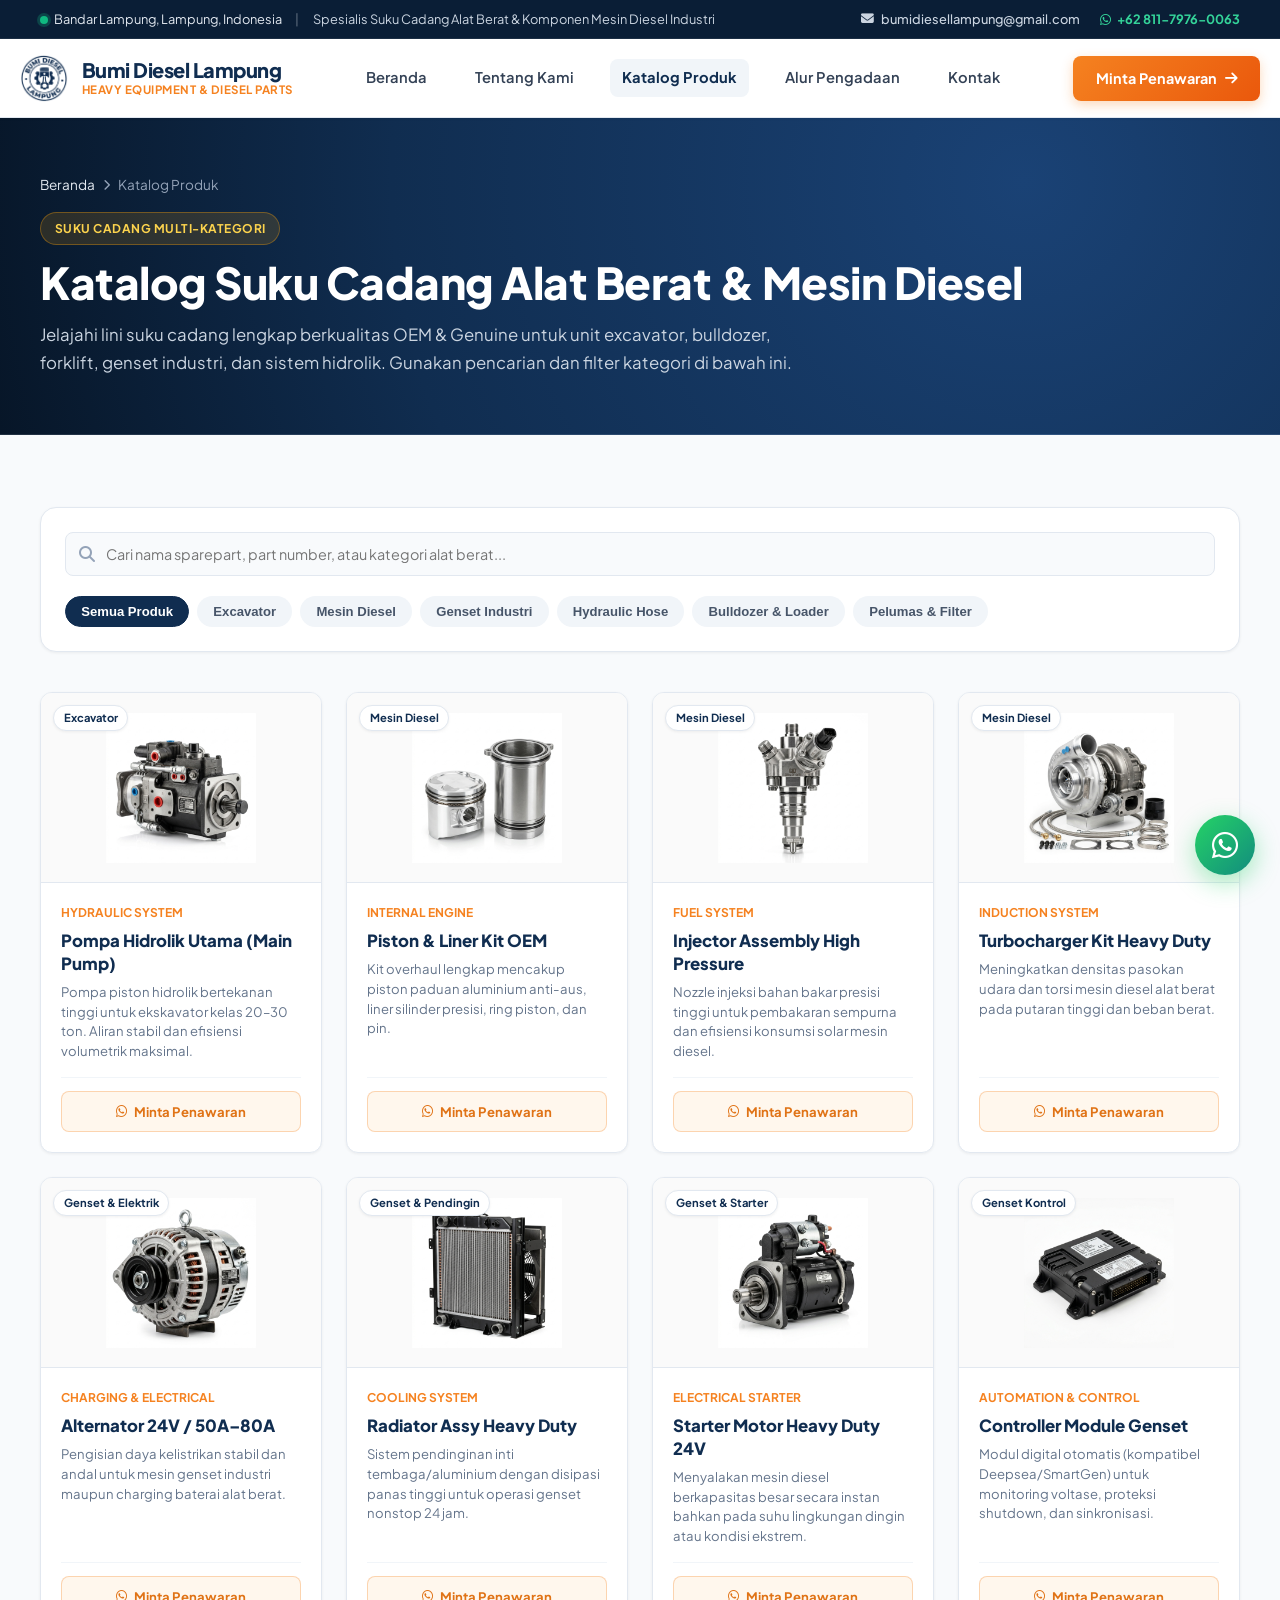
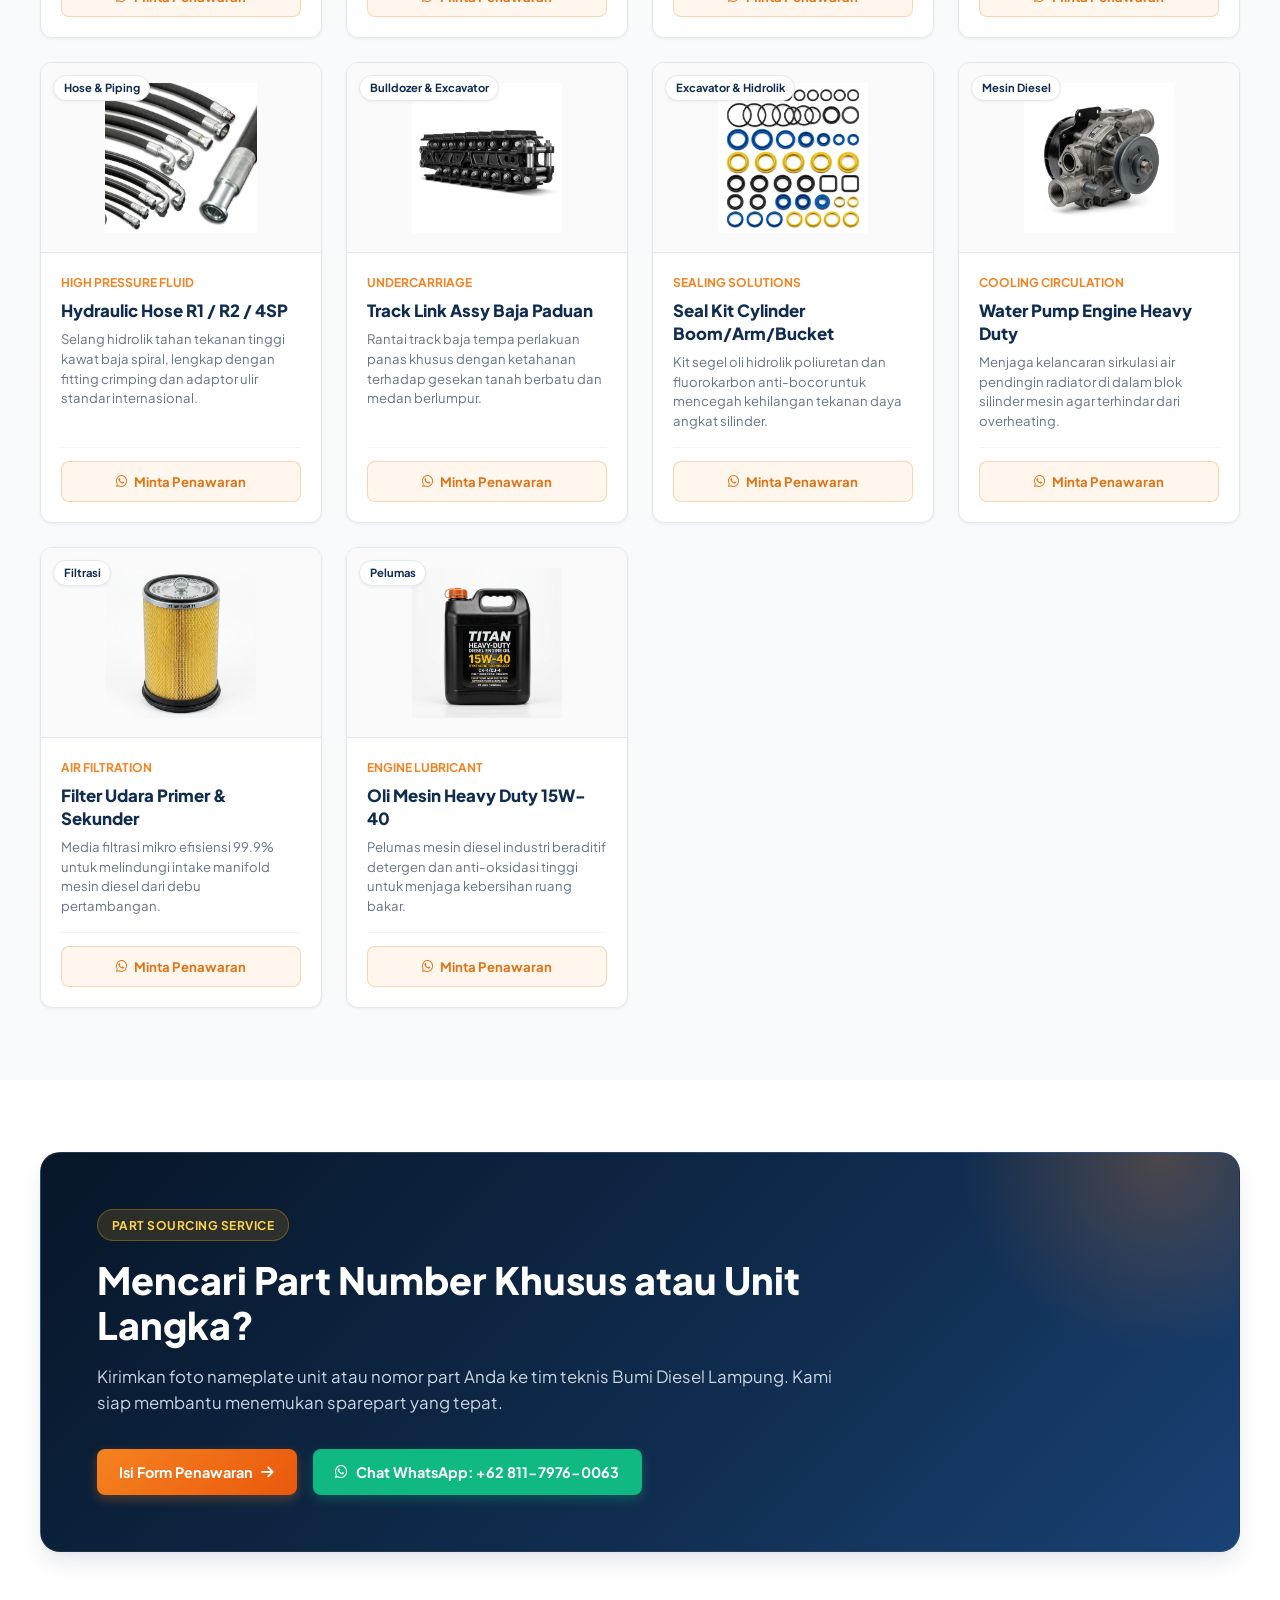
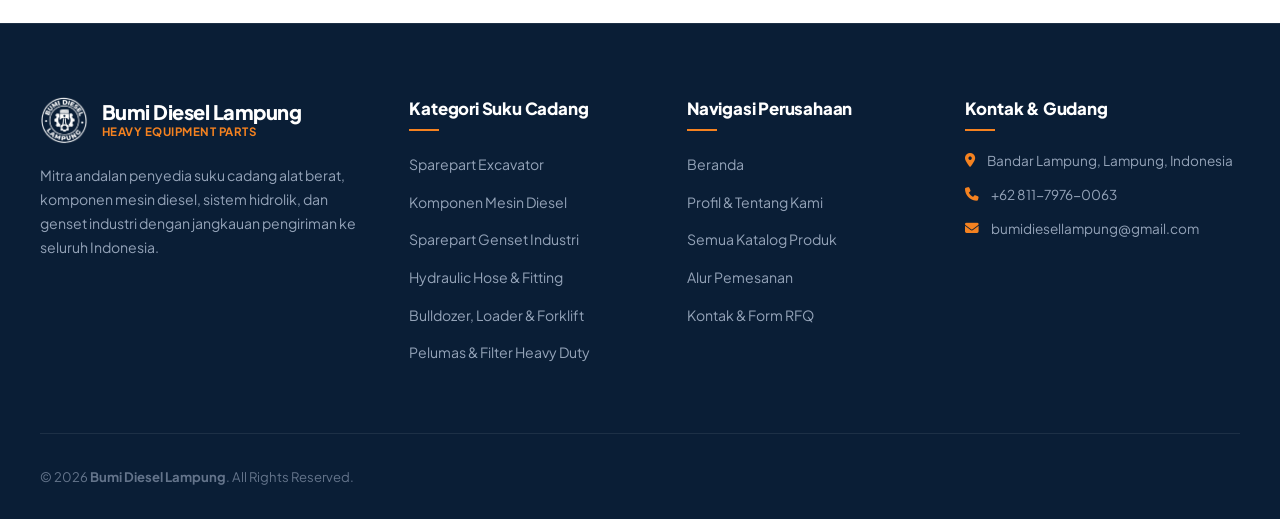
<file: produk.html>
<!DOCTYPE html>
<html lang="id">
<head>
  <meta charset="UTF-8">
  <meta name="viewport" content="width=device-width, initial-scale=1.0">
  <title>Katalog Suku Cadang Alat Berat & Mesin Diesel | Bumi Diesel Lampung</title>
  <meta name="description" content="Katalog suku cadang excavator, bulldozer, forklift, genset industri, dan mesin diesel terlengkap di Lampung. Cari pompa hidrolik, piston, injector, hose, dan filter.">
  <meta name="keywords" content="katalog sparepart alat berat, katalog suku cadang diesel, pompa hidrolik excavator, turbocharger genset, seal kit lampung">

  <link rel="icon" type="image/png" href="assets/favicon.png">
  <link rel="preconnect" href="https://fonts.googleapis.com">
  <link rel="preconnect" href="https://fonts.gstatic.com" crossorigin>
  <link href="https://fonts.googleapis.com/css2?family=Inter:wght@400;500;600;700&family=Plus+Jakarta+Sans:wght@400;500;600;700;800;900&display=swap" rel="stylesheet">
  <link rel="stylesheet" href="https://cdnjs.cloudflare.com/ajax/libs/font-awesome/6.4.0/css/all.min.css">
  <link rel="stylesheet" href="assets/css/styles.css">
</head>
<body>

  <!-- Top Bar -->
  <div class="top-bar">
    <div class="container top-bar-content">
      <div class="top-bar-left">
        <span><span class="status-dot"></span>Bandar Lampung, Lampung, Indonesia</span>
        <span class="hide-sm" style="opacity: 0.4;">|</span>
        <span class="hide-sm" style="color: #CBD5E1;">Spesialis Suku Cadang Alat Berat & Komponen Mesin Diesel Industri</span>
      </div>
      <div class="top-bar-right">
        <a href="mailto:bumidiesellampung@gmail.com" class="top-link hide-sm">
          <i class="fa-solid fa-envelope"></i> bumidiesellampung@gmail.com
        </a>
        <a href="https://wa.me/6281179760063" target="_blank" rel="noopener noreferrer" class="top-link top-link-wa">
          <i class="fa-brands fa-whatsapp"></i> +62 811-7976-0063
        </a>
      </div>
    </div>
  </div>

  <!-- Header -->
  <header class="header">
    <div class="container nav-content">
      <a href="./" class="nav-logo" aria-label="Beranda Bumi Diesel Lampung">
        <img src="assets/logo-navy.png" alt="Bumi Diesel Lampung Logo">
        <div class="brand-text">
          <span class="brand-title">Bumi Diesel Lampung</span>
          <span class="brand-subtitle">Heavy Equipment & Diesel Parts</span>
        </div>
      </a>

      <nav class="nav-menu" aria-label="Navigasi Utama">
        <a href="./" class="nav-link">Beranda</a>
        <a href="tentang-kami" class="nav-link">Tentang Kami</a>
        <a href="produk" class="nav-link active">Katalog Produk</a>
        <a href="./#alur-pengadaan" class="nav-link">Alur Pengadaan</a>
        <a href="kontak" class="nav-link">Kontak</a>
      </nav>

      <div class="nav-actions">
        <a href="kontak" class="btn-primary">
          <span>Minta Penawaran</span>
          <i class="fa-solid fa-arrow-right"></i>
        </a>
        <button id="hamburgerBtn" class="hamburger-btn" aria-label="Buka Menu" aria-expanded="false">
          <i class="fa-solid fa-bars"></i>
        </button>
      </div>
    </div>

    <!-- Mobile Drawer -->
    <div id="mobileMenu" class="mobile-menu">
      <a href="./" class="mobile-nav-link">Beranda</a>
      <a href="tentang-kami" class="mobile-nav-link">Tentang Kami</a>
      <a href="produk" class="mobile-nav-link active">Katalog Produk Lengkap</a>
      <a href="produk-excavator" class="mobile-nav-link" style="padding-left: 1.25rem; font-size: 0.88rem;">• Sparepart Excavator</a>
      <a href="produk-diesel-engine" class="mobile-nav-link" style="padding-left: 1.25rem; font-size: 0.88rem;">• Komponen Mesin Diesel</a>
      <a href="produk-genset" class="mobile-nav-link" style="padding-left: 1.25rem; font-size: 0.88rem;">• Sparepart Genset</a>
      <a href="produk-hydraulic-hose" class="mobile-nav-link" style="padding-left: 1.25rem; font-size: 0.88rem;">• Hydraulic Hose & Fitting</a>
      <a href="produk-alat-berat-lainnya" class="mobile-nav-link" style="padding-left: 1.25rem; font-size: 0.88rem;">• Bulldozer, Loader & Forklift</a>
      <a href="./#alur-pengadaan" class="mobile-nav-link">Alur Pengadaan</a>
      <a href="kontak" class="mobile-nav-link">Kontak & Penawaran</a>
    </div>
  </header>

  <!-- Page Header -->
  <section class="page-header">
    <div class="container">
      <div class="breadcrumb">
        <a href="./">Beranda</a>
        <i class="fa-solid fa-chevron-right" style="font-size: 0.7rem;"></i>
        <span>Katalog Produk</span>
      </div>
      <div class="badge badge-amber" style="margin-bottom: 0.75rem;">Suku Cadang Multi-Kategori</div>
      <h1 class="page-title">Katalog Suku Cadang Alat Berat & Mesin Diesel</h1>
      <p class="page-desc">
        Jelajahi lini suku cadang lengkap berkualitas OEM & Genuine untuk unit excavator, bulldozer, forklift, genset industri, dan sistem hidrolik. Gunakan pencarian dan filter kategori di bawah ini.
      </p>
    </div>
  </section>

  <!-- Catalog Section -->
  <section class="section section-slate">
    <div class="container">

      <!-- Filter & Search Controls -->
      <div class="filter-controls-box">
        <div class="search-input-wrapper">
          <i class="fa-solid fa-magnifying-glass search-icon"></i>
          <input type="text" id="productSearchInput" placeholder="Cari nama sparepart, part number, atau kategori alat berat...">
        </div>

        <div class="filter-pills">
          <button class="filter-pill-btn active" data-filter="all">Semua Produk</button>
          <button class="filter-pill-btn" data-filter="excavator">Excavator</button>
          <button class="filter-pill-btn" data-filter="diesel-engine">Mesin Diesel</button>
          <button class="filter-pill-btn" data-filter="genset">Genset Industri</button>
          <button class="filter-pill-btn" data-filter="hydraulic-hose">Hydraulic Hose</button>
          <button class="filter-pill-btn" data-filter="alat-berat">Bulldozer & Loader</button>
          <button class="filter-pill-btn" data-filter="oli-filter">Pelumas & Filter</button>
        </div>
      </div>

      <!-- Products Grid -->
      <div class="product-grid" id="catalogProductGrid">

        <!-- 1. Pompa Hidrolik Utama -->
        <div class="product-card" data-category="excavator">
          <div class="product-img-box">
            <span class="product-badge">Excavator</span>
            <img src="assets/pompa_hidrolik.png" alt="Pompa Hidrolik Utama Excavator">
          </div>
          <div class="product-body">
            <span class="product-category-sub">Hydraulic System</span>
            <h3 class="product-title">Pompa Hidrolik Utama (Main Pump)</h3>
            <p class="product-desc">Pompa piston hidrolik bertekanan tinggi untuk ekskavator kelas 20–30 ton. Aliran stabil dan efisiensi volumetrik maksimal.</p>
            <div class="product-footer">
              <a href="kontak?kategori=excavator&part=Pompa+Hidrolik+Utama" class="btn-product-wa">
                <i class="fa-brands fa-whatsapp"></i> Minta Penawaran
              </a>
            </div>
          </div>
        </div>

        <!-- 2. Piston & Liner Kit -->
        <div class="product-card" data-category="diesel-engine">
          <div class="product-img-box">
            <span class="product-badge">Mesin Diesel</span>
            <img src="assets/piston.png" alt="Piston and Liner Kit Diesel Engine">
          </div>
          <div class="product-body">
            <span class="product-category-sub">Internal Engine</span>
            <h3 class="product-title">Piston & Liner Kit OEM</h3>
            <p class="product-desc">Kit overhaul lengkap mencakup piston paduan aluminium anti-aus, liner silinder presisi, ring piston, dan pin.</p>
            <div class="product-footer">
              <a href="kontak?kategori=diesel-engine&part=Piston+Liner+Kit" class="btn-product-wa">
                <i class="fa-brands fa-whatsapp"></i> Minta Penawaran
              </a>
            </div>
          </div>
        </div>

        <!-- 3. Injector Assembly -->
        <div class="product-card" data-category="diesel-engine">
          <div class="product-img-box">
            <span class="product-badge">Mesin Diesel</span>
            <img src="assets/injector.png" alt="Injector Assembly Common Rail">
          </div>
          <div class="product-body">
            <span class="product-category-sub">Fuel System</span>
            <h3 class="product-title">Injector Assembly High Pressure</h3>
            <p class="product-desc">Nozzle injeksi bahan bakar presisi tinggi untuk pembakaran sempurna dan efisiensi konsumsi solar mesin diesel.</p>
            <div class="product-footer">
              <a href="kontak?kategori=diesel-engine&part=Injector+Assembly" class="btn-product-wa">
                <i class="fa-brands fa-whatsapp"></i> Minta Penawaran
              </a>
            </div>
          </div>
        </div>

        <!-- 4. Turbocharger Kit -->
        <div class="product-card" data-category="diesel-engine">
          <div class="product-img-box">
            <span class="product-badge">Mesin Diesel</span>
            <img src="assets/turbocharger.png" alt="Turbocharger Heavy Duty">
          </div>
          <div class="product-body">
            <span class="product-category-sub">Induction System</span>
            <h3 class="product-title">Turbocharger Kit Heavy Duty</h3>
            <p class="product-desc">Meningkatkan densitas pasokan udara dan torsi mesin diesel alat berat pada putaran tinggi dan beban berat.</p>
            <div class="product-footer">
              <a href="kontak?kategori=diesel-engine&part=Turbocharger+Kit" class="btn-product-wa">
                <i class="fa-brands fa-whatsapp"></i> Minta Penawaran
              </a>
            </div>
          </div>
        </div>

        <!-- 5. Alternator 24V -->
        <div class="product-card" data-category="genset">
          <div class="product-img-box">
            <span class="product-badge">Genset & Elektrik</span>
            <img src="assets/alternator.png" alt="Alternator 24V Heavy Duty">
          </div>
          <div class="product-body">
            <span class="product-category-sub">Charging & Electrical</span>
            <h3 class="product-title">Alternator 24V / 50A–80A</h3>
            <p class="product-desc">Pengisian daya kelistrikan stabil dan andal untuk mesin genset industri maupun charging baterai alat berat.</p>
            <div class="product-footer">
              <a href="kontak?kategori=genset&part=Alternator+24V" class="btn-product-wa">
                <i class="fa-brands fa-whatsapp"></i> Minta Penawaran
              </a>
            </div>
          </div>
        </div>

        <!-- 6. Radiator Assy Industrial -->
        <div class="product-card" data-category="genset">
          <div class="product-img-box">
            <span class="product-badge">Genset & Pendingin</span>
            <img src="assets/radiator.png" alt="Radiator Heavy Duty Genset">
          </div>
          <div class="product-body">
            <span class="product-category-sub">Cooling System</span>
            <h3 class="product-title">Radiator Assy Heavy Duty</h3>
            <p class="product-desc">Sistem pendinginan inti tembaga/aluminium dengan disipasi panas tinggi untuk operasi genset nonstop 24 jam.</p>
            <div class="product-footer">
              <a href="kontak?kategori=genset&part=Radiator+Assy" class="btn-product-wa">
                <i class="fa-brands fa-whatsapp"></i> Minta Penawaran
              </a>
            </div>
          </div>
        </div>

        <!-- 7. Starter Motor -->
        <div class="product-card" data-category="genset">
          <div class="product-img-box">
            <span class="product-badge">Genset & Starter</span>
            <img src="assets/starter_motor.png" alt="Starter Motor Diesel Engine">
          </div>
          <div class="product-body">
            <span class="product-category-sub">Electrical Starter</span>
            <h3 class="product-title">Starter Motor Heavy Duty 24V</h3>
            <p class="product-desc">Menyalakan mesin diesel berkapasitas besar secara instan bahkan pada suhu lingkungan dingin atau kondisi ekstrem.</p>
            <div class="product-footer">
              <a href="kontak?kategori=genset&part=Starter+Motor+24V" class="btn-product-wa">
                <i class="fa-brands fa-whatsapp"></i> Minta Penawaran
              </a>
            </div>
          </div>
        </div>

        <!-- 8. Controller Module -->
        <div class="product-card" data-category="genset">
          <div class="product-img-box">
            <span class="product-badge">Genset Kontrol</span>
            <img src="assets/controller_module.png" alt="Controller Module Genset">
          </div>
          <div class="product-body">
            <span class="product-category-sub">Automation & Control</span>
            <h3 class="product-title">Controller Module Genset</h3>
            <p class="product-desc">Modul digital otomatis (kompatibel Deepsea/SmartGen) untuk monitoring voltase, proteksi shutdown, dan sinkronisasi.</p>
            <div class="product-footer">
              <a href="kontak?kategori=genset&part=Controller+Module" class="btn-product-wa">
                <i class="fa-brands fa-whatsapp"></i> Minta Penawaran
              </a>
            </div>
          </div>
        </div>

        <!-- 9. Hydraulic Hose & Fitting -->
        <div class="product-card" data-category="hydraulic-hose">
          <div class="product-img-box">
            <span class="product-badge">Hose & Piping</span>
            <img src="assets/HOSE HYD.jpg" alt="Hydraulic Hose R1 R2 4SP">
          </div>
          <div class="product-body">
            <span class="product-category-sub">High Pressure Fluid</span>
            <h3 class="product-title">Hydraulic Hose R1 / R2 / 4SP</h3>
            <p class="product-desc">Selang hidrolik tahan tekanan tinggi kawat baja spiral, lengkap dengan fitting crimping dan adaptor ulir standar internasional.</p>
            <div class="product-footer">
              <a href="kontak?kategori=hydraulic-hose&part=Hydraulic+Hose" class="btn-product-wa">
                <i class="fa-brands fa-whatsapp"></i> Minta Penawaran
              </a>
            </div>
          </div>
        </div>

        <!-- 10. Track Link Assy -->
        <div class="product-card" data-category="alat-berat">
          <div class="product-img-box">
            <span class="product-badge">Bulldozer & Excavator</span>
            <img src="assets/track_link.png" alt="Track Link Assy Undercarriage">
          </div>
          <div class="product-body">
            <span class="product-category-sub">Undercarriage</span>
            <h3 class="product-title">Track Link Assy Baja Paduan</h3>
            <p class="product-desc">Rantai track baja tempa perlakuan panas khusus dengan ketahanan terhadap gesekan tanah berbatu dan medan berlumpur.</p>
            <div class="product-footer">
              <a href="kontak?kategori=alat-berat&part=Track+Link+Assy" class="btn-product-wa">
                <i class="fa-brands fa-whatsapp"></i> Minta Penawaran
              </a>
            </div>
          </div>
        </div>

        <!-- 11. Seal Kit Cylinder -->
        <div class="product-card" data-category="excavator">
          <div class="product-img-box">
            <span class="product-badge">Excavator & Hidrolik</span>
            <img src="assets/seal_kit.png" alt="Seal Kit Silinder Hidrolik">
          </div>
          <div class="product-body">
            <span class="product-category-sub">Sealing Solutions</span>
            <h3 class="product-title">Seal Kit Cylinder Boom/Arm/Bucket</h3>
            <p class="product-desc">Kit segel oli hidrolik poliuretan dan fluorokarbon anti-bocor untuk mencegah kehilangan tekanan daya angkat silinder.</p>
            <div class="product-footer">
              <a href="kontak?kategori=excavator&part=Seal+Kit+Cylinder" class="btn-product-wa">
                <i class="fa-brands fa-whatsapp"></i> Minta Penawaran
              </a>
            </div>
          </div>
        </div>

        <!-- 12. Water Pump -->
        <div class="product-card" data-category="diesel-engine">
          <div class="product-img-box">
            <span class="product-badge">Mesin Diesel</span>
            <img src="assets/water_pump.png" alt="Water Pump Mesin Diesel">
          </div>
          <div class="product-body">
            <span class="product-category-sub">Cooling Circulation</span>
            <h3 class="product-title">Water Pump Engine Heavy Duty</h3>
            <p class="product-desc">Menjaga kelancaran sirkulasi air pendingin radiator di dalam blok silinder mesin agar terhindar dari overheating.</p>
            <div class="product-footer">
              <a href="kontak?kategori=diesel-engine&part=Water+Pump" class="btn-product-wa">
                <i class="fa-brands fa-whatsapp"></i> Minta Penawaran
              </a>
            </div>
          </div>
        </div>

        <!-- 13. Filter Udara Heavy Duty -->
        <div class="product-card" data-category="oli-filter">
          <div class="product-img-box">
            <span class="product-badge">Filtrasi</span>
            <img src="assets/filter_udara.png" alt="Filter Udara Heavy Duty">
          </div>
          <div class="product-body">
            <span class="product-category-sub">Air Filtration</span>
            <h3 class="product-title">Filter Udara Primer & Sekunder</h3>
            <p class="product-desc">Media filtrasi mikro efisiensi 99.9% untuk melindungi intake manifold mesin diesel dari debu pertambangan.</p>
            <div class="product-footer">
              <a href="kontak?kategori=oli-filter&part=Filter+Udara" class="btn-product-wa">
                <i class="fa-brands fa-whatsapp"></i> Minta Penawaran
              </a>
            </div>
          </div>
        </div>

        <!-- 14. Oli Mesin Heavy Duty 15W-40 -->
        <div class="product-card" data-category="oli-filter">
          <div class="product-img-box">
            <span class="product-badge">Pelumas</span>
            <img src="assets/oli_mesin.png" alt="Oli Mesin Diesel Heavy Duty">
          </div>
          <div class="product-body">
            <span class="product-category-sub">Engine Lubricant</span>
            <h3 class="product-title">Oli Mesin Heavy Duty 15W-40</h3>
            <p class="product-desc">Pelumas mesin diesel industri beraditif detergen dan anti-oksidasi tinggi untuk menjaga kebersihan ruang bakar.</p>
            <div class="product-footer">
              <a href="kontak?kategori=oli-filter&part=Oli+Mesin+15W-40" class="btn-product-wa">
                <i class="fa-brands fa-whatsapp"></i> Minta Penawaran
              </a>
            </div>
          </div>
        </div>

      </div>

      <!-- No Product Notice -->
      <div id="noProductNotice" style="display: none; text-align: center; padding: 4rem 1rem; background: #FFFFFF; border-radius: var(--radius-lg); border: 1px solid var(--border-color); margin-top: 2rem;">
        <i class="fa-solid fa-box-open" style="font-size: 3rem; color: #CBD5E1; margin-bottom: 1rem;"></i>
        <h3 style="font-size: 1.25rem; font-weight: 800; color: var(--navy-main); margin-bottom: 0.5rem;">Suku Cadang Tidak Ditemukan</h3>
        <p style="color: var(--text-muted); font-size: 0.95rem; max-width: 500px; margin: 0 auto 1.5rem auto;">
          Tidak menemukan sparepart atau part number yang Anda cari? Tim kami dapat melakukan <em>sourcing</em> part khusus untuk unit Anda.
        </p>
        <a href="https://wa.me/6281179760063" target="_blank" rel="noopener noreferrer" class="btn-primary">
          <i class="fa-brands fa-whatsapp"></i> Tanyakan Langsung ke WhatsApp
        </a>
      </div>

    </div>
  </section>

  <!-- CTA Banner Section -->
  <section class="section">
    <div class="container">
      <div class="cta-banner">
        <div class="cta-content">
          <div class="badge badge-amber" style="margin-bottom: 1rem;">Part Sourcing Service</div>
          <h2 class="cta-title">Mencari Part Number Khusus atau Unit Langka?</h2>
          <p class="cta-desc">
            Kirimkan foto nameplate unit atau nomor part Anda ke tim teknis Bumi Diesel Lampung. Kami siap membantu menemukan sparepart yang tepat.
          </p>
          <div class="cta-buttons">
            <a href="kontak" class="btn-primary">
              <span>Isi Form Penawaran</span>
              <i class="fa-solid fa-arrow-right"></i>
            </a>
            <a href="https://wa.me/6281179760063" target="_blank" rel="noopener noreferrer" class="btn-whatsapp-hero">
              <i class="fa-brands fa-whatsapp"></i>
              <span>Chat WhatsApp: +62 811-7976-0063</span>
            </a>
          </div>
        </div>
      </div>
    </div>
  </section>

  <!-- Corporate Footer -->
  <footer class="footer">
    <div class="container">
      <div class="footer-grid">
        <div class="footer-brand">
          <a href="./" class="nav-logo">
            <img src="assets/logo-white.png" alt="Bumi Diesel Lampung Logo" style="height: 48px;">
            <div class="brand-text">
              <span class="brand-title" style="color: #FFFFFF;">Bumi Diesel Lampung</span>
              <span class="brand-subtitle" style="color: #F58220;">Heavy Equipment Parts</span>
            </div>
          </a>
          <p>
            Mitra andalan penyedia suku cadang alat berat, komponen mesin diesel, sistem hidrolik, dan genset industri dengan jangkauan pengiriman ke seluruh Indonesia.
          </p>
        </div>

        <div>
          <h4 class="footer-col-title">Kategori Suku Cadang</h4>
          <ul class="footer-links">
            <li><a href="produk-excavator">Sparepart Excavator</a></li>
            <li><a href="produk-diesel-engine">Komponen Mesin Diesel</a></li>
            <li><a href="produk-genset">Sparepart Genset Industri</a></li>
            <li><a href="produk-hydraulic-hose">Hydraulic Hose & Fitting</a></li>
            <li><a href="produk-alat-berat-lainnya">Bulldozer, Loader & Forklift</a></li>
            <li><a href="produk?kategori=oli-filter">Pelumas & Filter Heavy Duty</a></li>
          </ul>
        </div>

        <div>
          <h4 class="footer-col-title">Navigasi Perusahaan</h4>
          <ul class="footer-links">
            <li><a href="./">Beranda</a></li>
            <li><a href="tentang-kami">Profil & Tentang Kami</a></li>
            <li><a href="produk">Semua Katalog Produk</a></li>
            <li><a href="./#alur-pengadaan">Alur Pemesanan</a></li>
            <li><a href="kontak">Kontak & Form RFQ</a></li>
          </ul>
        </div>

        <div>
          <h4 class="footer-col-title">Kontak & Gudang</h4>
          <div class="footer-contact-item">
            <i class="fa-solid fa-location-dot"></i>
            <span>Bandar Lampung, Lampung, Indonesia</span>
          </div>
          <div class="footer-contact-item">
            <i class="fa-solid fa-phone"></i>
            <span>+62 811-7976-0063</span>
          </div>
          <div class="footer-contact-item">
            <i class="fa-solid fa-envelope"></i>
            <span>bumidiesellampung@gmail.com</span>
          </div>
        </div>
      </div>

      <div class="footer-bottom">
        <div>&copy; <span id="currentYear">2026</span> <strong>Bumi Diesel Lampung</strong>. All Rights Reserved.</div>
      </div>
    </div>
  </footer>

  <a href="https://wa.me/6281179760063" target="_blank" rel="noopener noreferrer" class="floating-wa" aria-label="Konsultasi WhatsApp Bumi Diesel Lampung">
    <i class="fa-brands fa-whatsapp"></i>
  </a>

  <script src="assets/js/main.js"></script>
</body>
</html>
</file>
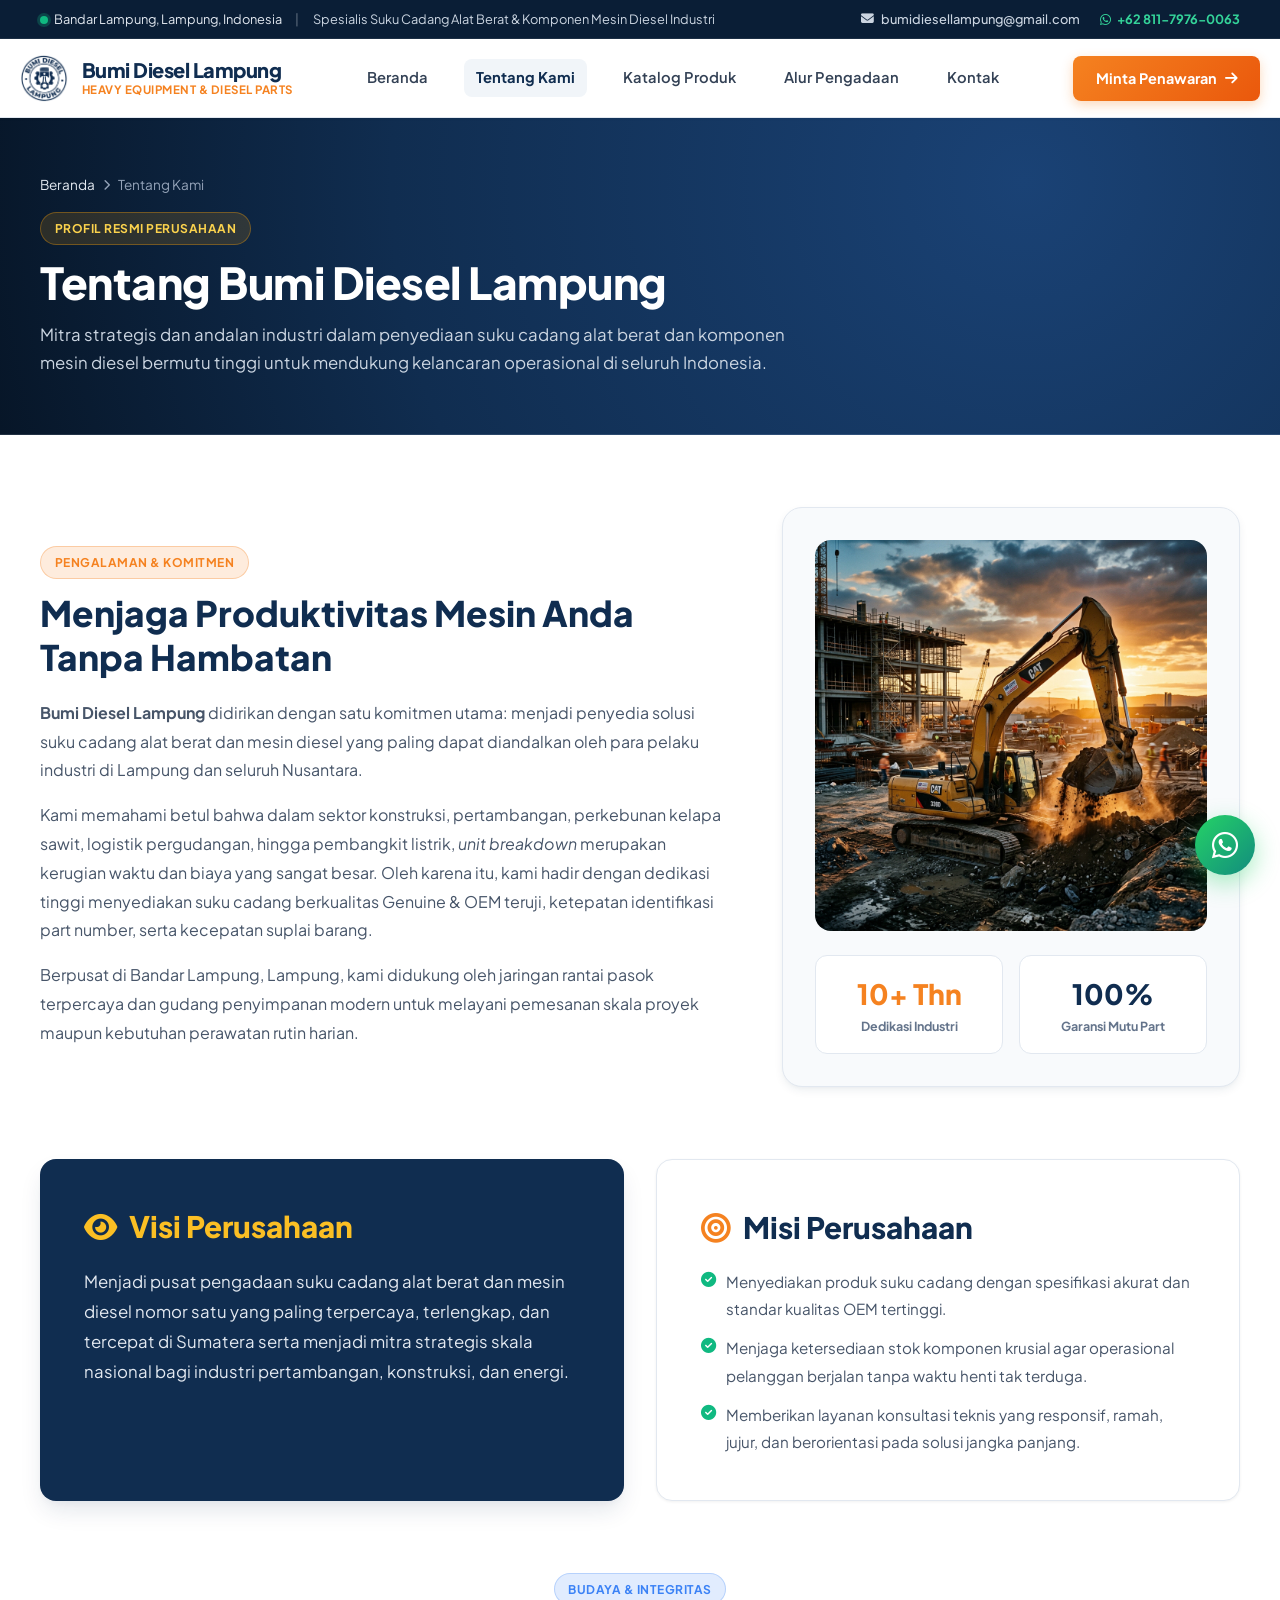
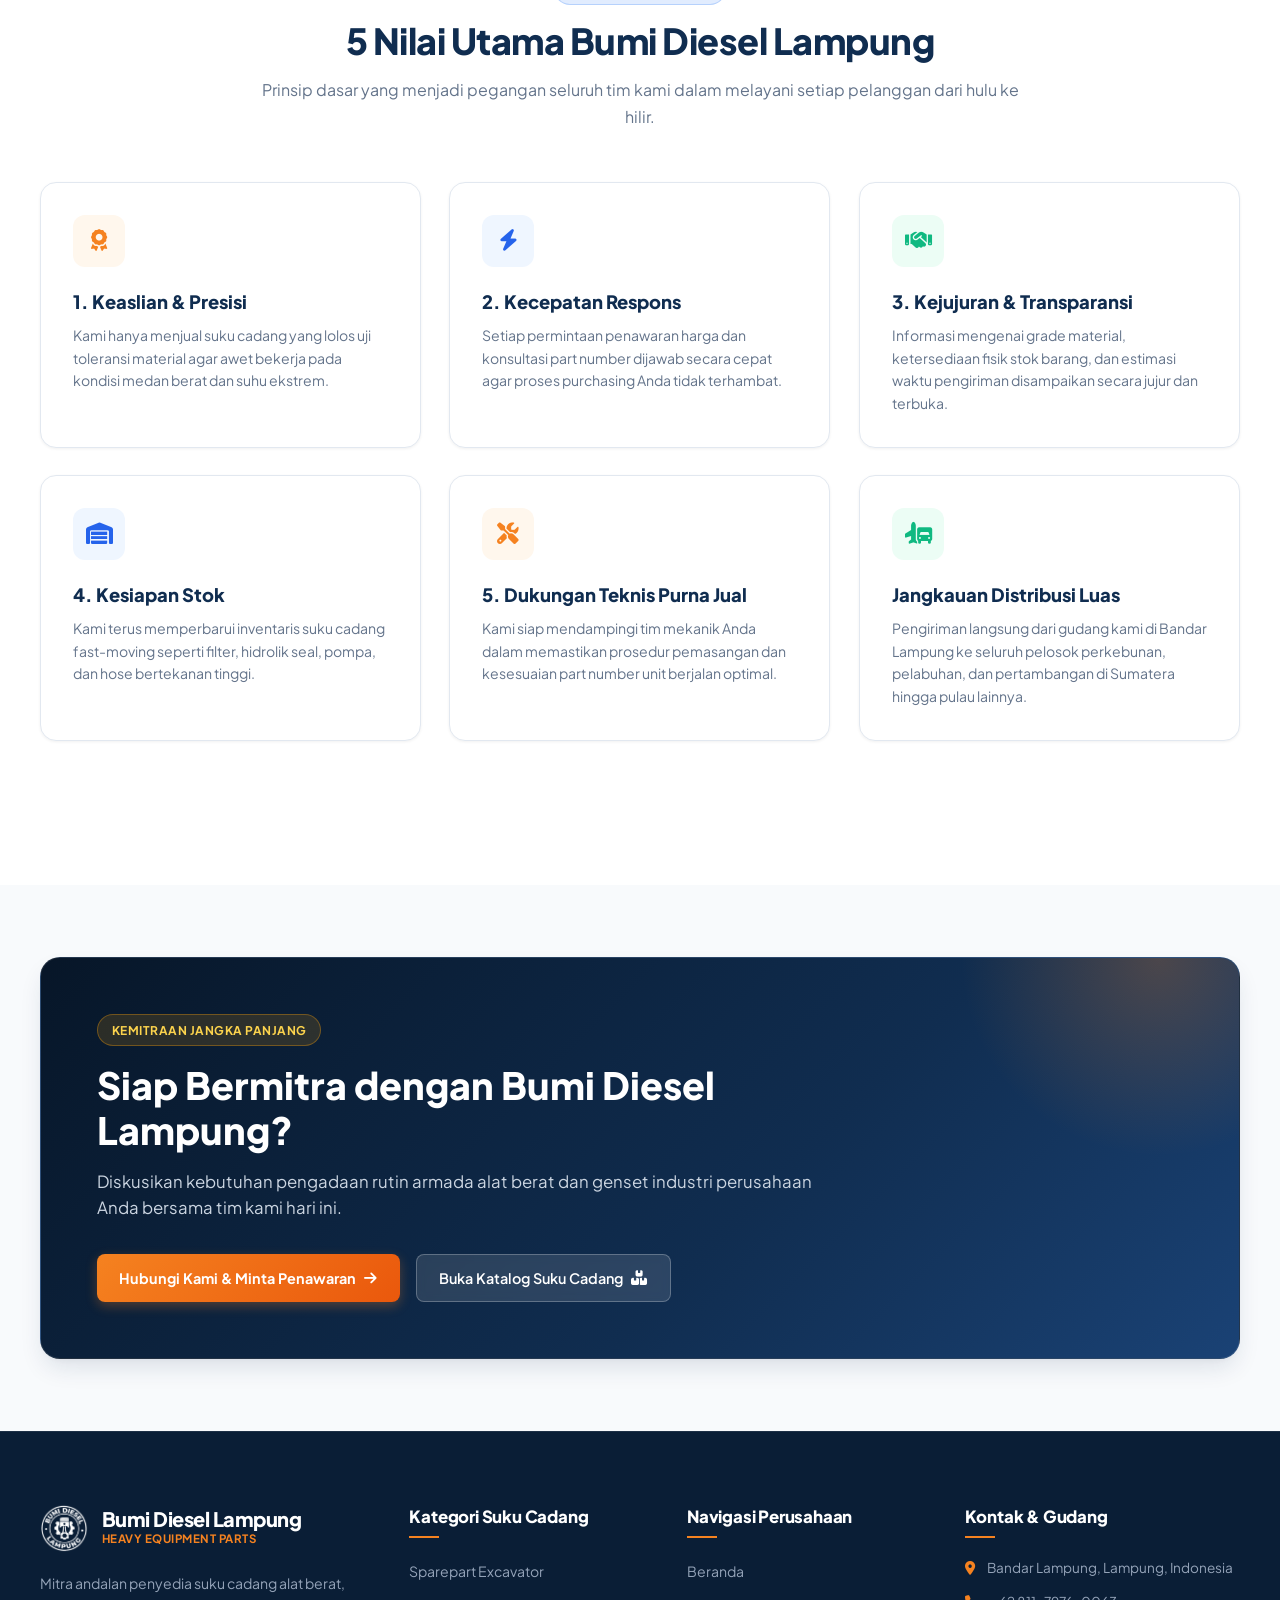
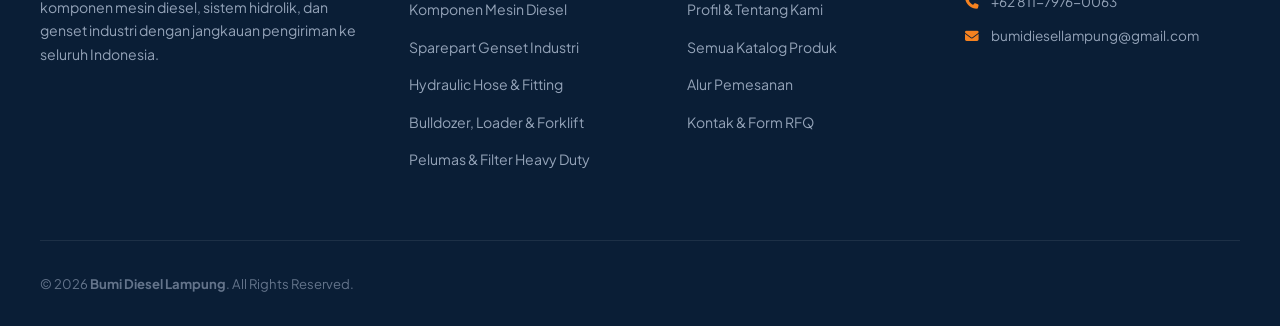
<file: tentang-kami.html>
<!DOCTYPE html>
<html lang="id">
<head>
  <meta charset="UTF-8">
  <meta name="viewport" content="width=device-width, initial-scale=1.0">
  <title>Tentang Kami | Profil Bumi Diesel Lampung</title>
  <meta name="description" content="Profil resmi Bumi Diesel Lampung - Distributor dan mitra terpercaya penyedia suku cadang alat berat, komponen mesin diesel, dan hidrolik di Bandar Lampung.">
  <meta name="keywords" content="tentang bumi diesel lampung, profil perusahaan sparepart alat berat, distributor genset lampung, supplier diesel lampung">

  <link rel="icon" type="image/png" href="assets/favicon.png">
  <link rel="preconnect" href="https://fonts.googleapis.com">
  <link rel="preconnect" href="https://fonts.gstatic.com" crossorigin>
  <link href="https://fonts.googleapis.com/css2?family=Inter:wght@400;500;600;700&family=Plus+Jakarta+Sans:wght@400;500;600;700;800;900&display=swap" rel="stylesheet">
  <link rel="stylesheet" href="https://cdnjs.cloudflare.com/ajax/libs/font-awesome/6.4.0/css/all.min.css">
  <link rel="stylesheet" href="assets/css/styles.css">
</head>
<body>

  <!-- Top Bar -->
  <div class="top-bar">
    <div class="container top-bar-content">
      <div class="top-bar-left">
        <span><span class="status-dot"></span>Bandar Lampung, Lampung, Indonesia</span>
        <span class="hide-sm" style="opacity: 0.4;">|</span>
        <span class="hide-sm" style="color: #CBD5E1;">Spesialis Suku Cadang Alat Berat & Komponen Mesin Diesel Industri</span>
      </div>
      <div class="top-bar-right">
        <a href="mailto:bumidiesellampung@gmail.com" class="top-link hide-sm">
          <i class="fa-solid fa-envelope"></i> bumidiesellampung@gmail.com
        </a>
        <a href="https://wa.me/6281179760063" target="_blank" rel="noopener noreferrer" class="top-link top-link-wa">
          <i class="fa-brands fa-whatsapp"></i> +62 811-7976-0063
        </a>
      </div>
    </div>
  </div>

  <!-- Header -->
  <header class="header">
    <div class="container nav-content">
      <a href="./" class="nav-logo" aria-label="Beranda Bumi Diesel Lampung">
        <img src="assets/logo-navy.png" alt="Bumi Diesel Lampung Logo">
        <div class="brand-text">
          <span class="brand-title">Bumi Diesel Lampung</span>
          <span class="brand-subtitle">Heavy Equipment & Diesel Parts</span>
        </div>
      </a>

      <nav class="nav-menu" aria-label="Navigasi Utama">
        <a href="./" class="nav-link">Beranda</a>
        <a href="tentang-kami" class="nav-link active">Tentang Kami</a>
        <a href="produk" class="nav-link">Katalog Produk</a>
        <a href="./#alur-pengadaan" class="nav-link">Alur Pengadaan</a>
        <a href="kontak" class="nav-link">Kontak</a>
      </nav>

      <div class="nav-actions">
        <a href="kontak" class="btn-primary">
          <span>Minta Penawaran</span>
          <i class="fa-solid fa-arrow-right"></i>
        </a>
        <button id="hamburgerBtn" class="hamburger-btn" aria-label="Buka Menu" aria-expanded="false">
          <i class="fa-solid fa-bars"></i>
        </button>
      </div>
    </div>

    <!-- Mobile Drawer -->
    <div id="mobileMenu" class="mobile-menu">
      <a href="./" class="mobile-nav-link">Beranda</a>
      <a href="tentang-kami" class="mobile-nav-link active">Tentang Kami</a>
      <a href="produk" class="mobile-nav-link">Katalog Produk Lengkap</a>
      <a href="produk-excavator" class="mobile-nav-link" style="padding-left: 1.25rem; font-size: 0.88rem;">• Sparepart Excavator</a>
      <a href="produk-diesel-engine" class="mobile-nav-link" style="padding-left: 1.25rem; font-size: 0.88rem;">• Komponen Mesin Diesel</a>
      <a href="produk-genset" class="mobile-nav-link" style="padding-left: 1.25rem; font-size: 0.88rem;">• Sparepart Genset</a>
      <a href="produk-hydraulic-hose" class="mobile-nav-link" style="padding-left: 1.25rem; font-size: 0.88rem;">• Hydraulic Hose & Fitting</a>
      <a href="produk-alat-berat-lainnya" class="mobile-nav-link" style="padding-left: 1.25rem; font-size: 0.88rem;">• Bulldozer, Loader & Forklift</a>
      <a href="./#alur-pengadaan" class="mobile-nav-link">Alur Pengadaan</a>
      <a href="kontak" class="mobile-nav-link">Kontak & Penawaran</a>
    </div>
  </header>

  <!-- Page Header -->
  <section class="page-header">
    <div class="container">
      <div class="breadcrumb">
        <a href="./">Beranda</a>
        <i class="fa-solid fa-chevron-right" style="font-size: 0.7rem;"></i>
        <span>Tentang Kami</span>
      </div>
      <div class="badge badge-amber" style="margin-bottom: 0.75rem;">Profil Resmi Perusahaan</div>
      <h1 class="page-title">Tentang Bumi Diesel Lampung</h1>
      <p class="page-desc">
        Mitra strategis dan andalan industri dalam penyediaan suku cadang alat berat dan komponen mesin diesel bermutu tinggi untuk mendukung kelancaran operasional di seluruh Indonesia.
      </p>
    </div>
  </section>

  <!-- Content Section -->
  <section class="section">
    <div class="container">
      <div style="display: grid; grid-template-columns: 1.2fr 0.8fr; gap: 3.5rem; align-items: center; margin-bottom: 4.5rem;">
        <div>
          <div class="badge badge-orange" style="margin-bottom: 0.75rem;">Pengalaman & Komitmen</div>
          <h2 style="font-size: 2.2rem; font-weight: 900; color: var(--navy-main); line-height: 1.25; margin-bottom: 1.25rem;">
            Menjaga Produktivitas Mesin Anda Tanpa Hambatan
          </h2>
          <div style="color: #475569; font-size: 1rem; line-height: 1.8; display: flex; flex-direction: column; gap: 1rem;">
            <p>
              <strong>Bumi Diesel Lampung</strong> didirikan dengan satu komitmen utama: menjadi penyedia solusi suku cadang alat berat dan mesin diesel yang paling dapat diandalkan oleh para pelaku industri di Lampung dan seluruh Nusantara.
            </p>
            <p>
              Kami memahami betul bahwa dalam sektor konstruksi, pertambangan, perkebunan kelapa sawit, logistik pergudangan, hingga pembangkit listrik, <em>unit breakdown</em> merupakan kerugian waktu dan biaya yang sangat besar. Oleh karena itu, kami hadir dengan dedikasi tinggi menyediakan suku cadang berkualitas Genuine & OEM teruji, ketepatan identifikasi part number, serta kecepatan suplai barang.
            </p>
            <p>
              Berpusat di Bandar Lampung, Lampung, kami didukung oleh jaringan rantai pasok terpercaya dan gudang penyimpanan modern untuk melayani pemesanan skala proyek maupun kebutuhan perawatan rutin harian.
            </p>
          </div>
        </div>
        <div>
          <div style="background: #F8FAFC; border: 1px solid var(--border-color); border-radius: var(--radius-xl); padding: 2rem; box-shadow: var(--shadow-md);">
            <img src="excavator_bg.png" alt="Armada Alat Berat Bumi Diesel Lampung" style="border-radius: var(--radius-lg); margin-bottom: 1.5rem;">
            <div style="display: grid; grid-template-columns: 1fr 1fr; gap: 1rem; text-align: center;">
              <div style="background: #FFFFFF; padding: 1rem; border-radius: var(--radius-md); border: 1px solid var(--border-color);">
                <div style="font-size: 1.75rem; font-weight: 900; color: var(--orange-main);">10+ Thn</div>
                <div style="font-size: 0.78rem; color: var(--text-muted); font-weight: 700;">Dedikasi Industri</div>
              </div>
              <div style="background: #FFFFFF; padding: 1rem; border-radius: var(--radius-md); border: 1px solid var(--border-color);">
                <div style="font-size: 1.75rem; font-weight: 900; color: var(--navy-main);">100%</div>
                <div style="font-size: 0.78rem; color: var(--text-muted); font-weight: 700;">Garansi Mutu Part</div>
              </div>
            </div>
          </div>
        </div>
      </div>

      <!-- Visi & Misi -->
      <div style="display: grid; grid-template-columns: 1fr 1fr; gap: 2rem; margin-bottom: 4.5rem;">
        <div style="background: var(--navy-main); color: #FFFFFF; border-radius: var(--radius-lg); padding: 2.75rem; box-shadow: var(--shadow-lg);">
          <div style="font-size: 1.85rem; font-weight: 900; color: #FBBF24; margin-bottom: 1rem; display: flex; align-items: center; gap: 0.75rem;">
            <i class="fa-solid fa-eye"></i>
            <span>Visi Perusahaan</span>
          </div>
          <p style="font-size: 1.05rem; line-height: 1.8; color: #E2E8F0;">
            Menjadi pusat pengadaan suku cadang alat berat dan mesin diesel nomor satu yang paling terpercaya, terlengkap, dan tercepat di Sumatera serta menjadi mitra strategis skala nasional bagi industri pertambangan, konstruksi, dan energi.
          </p>
        </div>

        <div style="background: #FFFFFF; border: 1px solid var(--border-color); border-radius: var(--radius-lg); padding: 2.75rem; box-shadow: var(--shadow-sm);">
          <div style="font-size: 1.85rem; font-weight: 900; color: var(--navy-main); margin-bottom: 1rem; display: flex; align-items: center; gap: 0.75rem;">
            <i class="fa-solid fa-bullseye" style="color: var(--orange-main);"></i>
            <span>Misi Perusahaan</span>
          </div>
          <ul style="color: #475569; font-size: 0.95rem; line-height: 1.8; display: flex; flex-direction: column; gap: 0.75rem;">
            <li style="display: flex; gap: 0.6rem;">
              <i class="fa-solid fa-circle-check" style="color: var(--emerald); margin-top: 0.25rem;"></i>
              <span>Menyediakan produk suku cadang dengan spesifikasi akurat dan standar kualitas OEM tertinggi.</span>
            </li>
            <li style="display: flex; gap: 0.6rem;">
              <i class="fa-solid fa-circle-check" style="color: var(--emerald); margin-top: 0.25rem;"></i>
              <span>Menjaga ketersediaan stok komponen krusial agar operasional pelanggan berjalan tanpa waktu henti tak terduga.</span>
            </li>
            <li style="display: flex; gap: 0.6rem;">
              <i class="fa-solid fa-circle-check" style="color: var(--emerald); margin-top: 0.25rem;"></i>
              <span>Memberikan layanan konsultasi teknis yang responsif, ramah, jujur, dan berorientasi pada solusi jangka panjang.</span>
            </li>
          </ul>
        </div>
      </div>

      <!-- 5 Nilai Utama -->
      <div class="section-header">
        <div class="badge badge-blue section-badge">Budaya & Integritas</div>
        <h2 class="section-title">5 Nilai Utama Bumi Diesel Lampung</h2>
        <p class="section-subtitle">
          Prinsip dasar yang menjadi pegangan seluruh tim kami dalam melayani setiap pelanggan dari hulu ke hilir.
        </p>
      </div>

      <div class="features-grid" style="margin-bottom: 4.5rem;">
        <div class="feature-item-card">
          <div class="feature-icon-box feature-icon-orange">
            <i class="fa-solid fa-award"></i>
          </div>
          <h3 class="feature-item-title">1. Keaslian & Presisi</h3>
          <p class="feature-item-desc">
            Kami hanya menjual suku cadang yang lolos uji toleransi material agar awet bekerja pada kondisi medan berat dan suhu ekstrem.
          </p>
        </div>

        <div class="feature-item-card">
          <div class="feature-icon-box feature-icon-blue">
            <i class="fa-solid fa-bolt"></i>
          </div>
          <h3 class="feature-item-title">2. Kecepatan Respons</h3>
          <p class="feature-item-desc">
            Setiap permintaan penawaran harga dan konsultasi part number dijawab secara cepat agar proses purchasing Anda tidak terhambat.
          </p>
        </div>

        <div class="feature-item-card">
          <div class="feature-icon-box feature-icon-emerald">
            <i class="fa-solid fa-handshake"></i>
          </div>
          <h3 class="feature-item-title">3. Kejujuran & Transparansi</h3>
          <p class="feature-item-desc">
            Informasi mengenai grade material, ketersediaan fisik stok barang, dan estimasi waktu pengiriman disampaikan secara jujur dan terbuka.
          </p>
        </div>

        <div class="feature-item-card">
          <div class="feature-icon-box feature-icon-blue">
            <i class="fa-solid fa-warehouse"></i>
          </div>
          <h3 class="feature-item-title">4. Kesiapan Stok</h3>
          <p class="feature-item-desc">
            Kami terus memperbarui inventaris suku cadang fast-moving seperti filter, hidrolik seal, pompa, dan hose bertekanan tinggi.
          </p>
        </div>

        <div class="feature-item-card">
          <div class="feature-icon-box feature-icon-orange">
            <i class="fa-solid fa-screwdriver-wrench"></i>
          </div>
          <h3 class="feature-item-title">5. Dukungan Teknis Purna Jual</h3>
          <p class="feature-item-desc">
            Kami siap mendampingi tim mekanik Anda dalam memastikan prosedur pemasangan dan kesesuaian part number unit berjalan optimal.
          </p>
        </div>

        <div class="feature-item-card">
          <div class="feature-icon-box feature-icon-emerald">
            <i class="fa-solid fa-truck-plane"></i>
          </div>
          <h3 class="feature-item-title">Jangkauan Distribusi Luas</h3>
          <p class="feature-item-desc">
            Pengiriman langsung dari gudang kami di Bandar Lampung ke seluruh pelosok perkebunan, pelabuhan, dan pertambangan di Sumatera hingga pulau lainnya.
          </p>
        </div>
      </div>
    </div>
  </section>

  <!-- CTA Banner Section -->
  <section class="section section-slate">
    <div class="container">
      <div class="cta-banner">
        <div class="cta-content">
          <div class="badge badge-amber" style="margin-bottom: 1rem;">Kemitraan Jangka Panjang</div>
          <h2 class="cta-title">Siap Bermitra dengan Bumi Diesel Lampung?</h2>
          <p class="cta-desc">
            Diskusikan kebutuhan pengadaan rutin armada alat berat dan genset industri perusahaan Anda bersama tim kami hari ini.
          </p>
          <div class="cta-buttons">
            <a href="kontak" class="btn-primary">
              <span>Hubungi Kami & Minta Penawaran</span>
              <i class="fa-solid fa-arrow-right"></i>
            </a>
            <a href="produk" class="btn-secondary">
              <span>Buka Katalog Suku Cadang</span>
              <i class="fa-solid fa-boxes-stacked"></i>
            </a>
          </div>
        </div>
      </div>
    </div>
  </section>

  <!-- Corporate Footer -->
  <footer class="footer">
    <div class="container">
      <div class="footer-grid">
        <div class="footer-brand">
          <a href="./" class="nav-logo">
            <img src="assets/logo-white.png" alt="Bumi Diesel Lampung Logo" style="height: 48px;">
            <div class="brand-text">
              <span class="brand-title" style="color: #FFFFFF;">Bumi Diesel Lampung</span>
              <span class="brand-subtitle" style="color: #F58220;">Heavy Equipment Parts</span>
            </div>
          </a>
          <p>
            Mitra andalan penyedia suku cadang alat berat, komponen mesin diesel, sistem hidrolik, dan genset industri dengan jangkauan pengiriman ke seluruh Indonesia.
          </p>
        </div>

        <div>
          <h4 class="footer-col-title">Kategori Suku Cadang</h4>
          <ul class="footer-links">
            <li><a href="produk-excavator">Sparepart Excavator</a></li>
            <li><a href="produk-diesel-engine">Komponen Mesin Diesel</a></li>
            <li><a href="produk-genset">Sparepart Genset Industri</a></li>
            <li><a href="produk-hydraulic-hose">Hydraulic Hose & Fitting</a></li>
            <li><a href="produk-alat-berat-lainnya">Bulldozer, Loader & Forklift</a></li>
            <li><a href="produk?kategori=oli-filter">Pelumas & Filter Heavy Duty</a></li>
          </ul>
        </div>

        <div>
          <h4 class="footer-col-title">Navigasi Perusahaan</h4>
          <ul class="footer-links">
            <li><a href="./">Beranda</a></li>
            <li><a href="tentang-kami">Profil & Tentang Kami</a></li>
            <li><a href="produk">Semua Katalog Produk</a></li>
            <li><a href="./#alur-pengadaan">Alur Pemesanan</a></li>
            <li><a href="kontak">Kontak & Form RFQ</a></li>
          </ul>
        </div>

        <div>
          <h4 class="footer-col-title">Kontak & Gudang</h4>
          <div class="footer-contact-item">
            <i class="fa-solid fa-location-dot"></i>
            <span>Bandar Lampung, Lampung, Indonesia</span>
          </div>
          <div class="footer-contact-item">
            <i class="fa-solid fa-phone"></i>
            <span>+62 811-7976-0063</span>
          </div>
          <div class="footer-contact-item">
            <i class="fa-solid fa-envelope"></i>
            <span>bumidiesellampung@gmail.com</span>
          </div>
        </div>
      </div>

      <div class="footer-bottom">
        <div>&copy; <span id="currentYear">2026</span> <strong>Bumi Diesel Lampung</strong>. All Rights Reserved.</div>
      </div>
    </div>
  </footer>

  <a href="https://wa.me/6281179760063" target="_blank" rel="noopener noreferrer" class="floating-wa" aria-label="Konsultasi WhatsApp Bumi Diesel Lampung">
    <i class="fa-brands fa-whatsapp"></i>
  </a>

  <script src="assets/js/main.js"></script>
</body>
</html>
</file>
<file: assets/css/styles.css>
/* ============================================================
   Bumi Diesel Lampung - Corporate Industrial Styling
   Clean, modern, responsive CSS without external build dependencies
   ============================================================ */

:root {
  --navy-main: #102D50;
  --navy-dark: #0A1E36;
  --navy-deep: #071628;
  --navy-light: #1A4275;
  --orange-main: #F58220;
  --orange-hover: #E07316;
  --orange-light: #FFF7ED;
  --amber-main: #F59E0B;
  --emerald: #10B981;
  --emerald-light: #ECFDF5;
  --bg-slate: #F8FAFC;
  --bg-dark: #0B1727;
  --border-color: #E2E8F0;
  --border-light: #F1F5F9;
  --text-main: #1E293B;
  --text-muted: #64748B;
  --text-light: #94A3B8;
  --card-bg: #FFFFFF;
  --radius-sm: 8px;
  --radius-md: 12px;
  --radius-lg: 16px;
  --radius-xl: 20px;
  --radius-full: 9999px;
  --shadow-sm: 0 1px 3px 0 rgba(0, 0, 0, 0.06);
  --shadow-md: 0 4px 10px -1px rgba(16, 45, 80, 0.08), 0 2px 4px -2px rgba(16, 45, 80, 0.04);
  --shadow-lg: 0 12px 24px -4px rgba(16, 45, 80, 0.12), 0 4px 8px -4px rgba(16, 45, 80, 0.06);
  --shadow-hover: 0 20px 30px -5px rgba(16, 45, 80, 0.18), 0 8px 12px -6px rgba(16, 45, 80, 0.1);
  --transition: all 0.25s cubic-bezier(0.16, 1, 0.3, 1);
}

*, *::before, *::after {
  box-sizing: border-box;
  margin: 0;
  padding: 0;
}

html {
  scroll-behavior: smooth;
  font-size: 16px;
}

body {
  font-family: 'Plus Jakarta Sans', 'Inter', system-ui, -apple-system, BlinkMacSystemFont, 'Segoe UI', Roboto, sans-serif;
  color: var(--text-main);
  background-color: #FFFFFF;
  line-height: 1.6;
  overflow-x: hidden;
  -webkit-font-smoothing: antialiased;
}

a {
  text-decoration: none;
  color: inherit;
  transition: var(--transition);
}

img, svg {
  max-width: 100%;
  height: auto;
  display: block;
}

ul {
  list-style: none;
}

.container {
  width: 100%;
  max-width: 1240px;
  margin-left: auto;
  margin-right: auto;
  padding-left: 1.25rem;
  padding-right: 1.25rem;
}

/* ============================================================
   TOP BAR & ANNOUNCEMENT
   ============================================================ */
.top-bar {
  background-color: var(--navy-dark);
  color: #E2E8F0;
  font-size: 0.8rem;
  padding: 0.55rem 0;
  border-bottom: 1px solid rgba(255, 255, 255, 0.08);
}

.top-bar-content {
  display: flex;
  flex-wrap: wrap;
  align-items: center;
  justify-content: space-between;
  gap: 0.75rem;
}

.top-bar-left {
  display: flex;
  align-items: center;
  gap: 0.85rem;
}

.status-dot {
  width: 8px;
  height: 8px;
  background-color: var(--emerald);
  border-radius: 50%;
  display: inline-block;
  margin-right: 0.35rem;
  box-shadow: 0 0 0 3px rgba(16, 185, 129, 0.25);
  animation: pulseDot 2s infinite;
}

@keyframes pulseDot {
  0% { transform: scale(0.95); box-shadow: 0 0 0 0 rgba(16, 185, 129, 0.4); }
  70% { transform: scale(1); box-shadow: 0 0 0 6px rgba(16, 185, 129, 0); }
  100% { transform: scale(0.95); box-shadow: 0 0 0 0 rgba(16, 185, 129, 0); }
}

.top-bar-right {
  display: flex;
  align-items: center;
  gap: 1.25rem;
  margin-left: auto;
}

.top-link {
  display: inline-flex;
  align-items: center;
  gap: 0.4rem;
  color: #CBD5E1;
  font-size: 0.8rem;
  font-weight: 500;
}

.top-link:hover {
  color: #FFFFFF;
}

.top-link-wa {
  color: #34D399;
  font-weight: 700;
}

.top-link-wa:hover {
  color: #6EE7B7;
}

/* ============================================================
   HEADER & NAVBAR
   ============================================================ */
.header {
  position: sticky;
  top: 0;
  z-index: 100;
  background-color: rgba(255, 255, 255, 0.98);
  backdrop-filter: blur(10px);
  border-bottom: 1px solid var(--border-color);
  box-shadow: var(--shadow-sm);
  transition: var(--transition);
}

.nav-content {
  display: flex;
  align-items: center;
  justify-content: space-between;
  padding: 0.95rem 0;
}

.nav-logo {
  display: flex;
  align-items: center;
  gap: 0.85rem;
}

.nav-logo img {
  height: 48px;
  width: auto;
  object-fit: contain;
  transition: transform 0.2s ease;
}

.nav-logo:hover img {
  transform: scale(1.03);
}

.brand-text {
  display: flex;
  flex-direction: column;
}

.brand-title {
  font-size: 1.25rem;
  font-weight: 800;
  color: var(--navy-main);
  letter-spacing: -0.5px;
  line-height: 1.15;
}

.brand-subtitle {
  font-size: 0.72rem;
  color: var(--orange-main);
  font-weight: 700;
  text-transform: uppercase;
  letter-spacing: 0.5px;
}

.nav-menu {
  display: flex;
  align-items: center;
  gap: 1.5rem;
}

.nav-link {
  font-size: 0.92rem;
  font-weight: 600;
  color: #334155;
  padding: 0.45rem 0.75rem;
  border-radius: var(--radius-sm);
  position: relative;
}

.nav-link:hover {
  color: var(--navy-main);
  background-color: #F8FAFC;
}

.nav-link.active {
  color: var(--navy-main);
  font-weight: 700;
  background-color: #F1F5F9;
}

.nav-actions {
  display: flex;
  align-items: center;
  gap: 0.75rem;
}

.hamburger-btn {
  display: none;
  background: #F8FAFC;
  border: 1px solid var(--border-color);
  border-radius: var(--radius-sm);
  padding: 0.5rem 0.75rem;
  font-size: 1.3rem;
  line-height: 1;
  color: var(--navy-main);
  cursor: pointer;
  transition: var(--transition);
}

.hamburger-btn:hover {
  background: #EDF2F7;
  border-color: var(--navy-light);
}

/* Mobile Drawer */
.mobile-menu {
  display: none;
  background-color: #FFFFFF;
  border-top: 1px solid var(--border-color);
  padding: 1.25rem;
  box-shadow: 0 16px 30px -8px rgba(16, 45, 80, 0.18);
  animation: mobileMenuSlide 0.25s ease-out;
}

@keyframes mobileMenuSlide {
  from { opacity: 0; transform: translateY(-10px); }
  to { opacity: 1; transform: translateY(0); }
}

.mobile-menu.open {
  display: block;
}

.mobile-nav-link {
  display: block;
  padding: 0.85rem 0.5rem;
  font-weight: 600;
  font-size: 0.95rem;
  color: var(--navy-main);
  border-bottom: 1px solid #F1F5F9;
  transition: var(--transition);
}

.mobile-nav-link:hover, .mobile-nav-link.active {
  color: var(--orange-main);
  background-color: var(--orange-light);
  padding-left: 0.85rem;
  border-radius: 6px;
}

/* ============================================================
   BUTTONS & BADGES
   ============================================================ */
.btn-primary {
  display: inline-flex;
  align-items: center;
  justify-content: center;
  gap: 0.5rem;
  background: linear-gradient(135deg, #F58220 0%, #EA580C 100%);
  color: #FFFFFF !important;
  font-weight: 700;
  font-size: 0.9rem;
  padding: 0.7rem 1.4rem;
  border-radius: var(--radius-sm);
  border: none;
  cursor: pointer;
  box-shadow: 0 4px 12px rgba(245, 130, 32, 0.3);
  transition: var(--transition);
  position: relative;
  overflow: hidden;
}

.btn-primary::after {
  content: '';
  position: absolute;
  top: -50%;
  left: -80%;
  width: 50%;
  height: 200%;
  background: linear-gradient(90deg, rgba(255, 255, 255, 0) 0%, rgba(255, 255, 255, 0.35) 50%, rgba(255, 255, 255, 0) 100%);
  transform: rotate(25deg);
  pointer-events: none;
}

.btn-primary:hover::after {
  animation: shimmerSweep 0.85s cubic-bezier(0.16, 1, 0.3, 1);
}

.btn-primary:hover {
  background: linear-gradient(135deg, #EA580C 0%, #C2410C 100%);
  transform: translateY(-2px);
  box-shadow: 0 6px 18px rgba(245, 130, 32, 0.4);
}

.btn-secondary {
  display: inline-flex;
  align-items: center;
  justify-content: center;
  gap: 0.5rem;
  background-color: rgba(255, 255, 255, 0.12);
  color: #FFFFFF !important;
  font-weight: 600;
  font-size: 0.9rem;
  padding: 0.7rem 1.4rem;
  border-radius: var(--radius-sm);
  border: 1px solid rgba(255, 255, 255, 0.25);
  cursor: pointer;
  transition: var(--transition);
  backdrop-filter: blur(4px);
}

.btn-secondary:hover {
  background-color: rgba(255, 255, 255, 0.22);
  border-color: rgba(255, 255, 255, 0.4);
  transform: translateY(-2px);
}

.btn-outline-dark {
  display: inline-flex;
  align-items: center;
  justify-content: center;
  gap: 0.5rem;
  background-color: #FFFFFF;
  color: var(--navy-main) !important;
  font-weight: 600;
  font-size: 0.9rem;
  padding: 0.7rem 1.4rem;
  border-radius: var(--radius-sm);
  border: 1px solid var(--border-color);
  cursor: pointer;
  transition: var(--transition);
  box-shadow: var(--shadow-sm);
}

.btn-outline-dark:hover {
  background-color: #F8FAFC;
  border-color: var(--navy-light);
  transform: translateY(-2px);
}

.btn-navy {
  display: inline-flex;
  align-items: center;
  justify-content: center;
  gap: 0.5rem;
  background-color: var(--navy-main);
  color: #FFFFFF !important;
  font-weight: 600;
  font-size: 0.9rem;
  padding: 0.7rem 1.4rem;
  border-radius: var(--radius-sm);
  border: none;
  cursor: pointer;
  transition: var(--transition);
  box-shadow: var(--shadow-sm);
}

.btn-navy:hover {
  background-color: var(--navy-light);
  transform: translateY(-2px);
}

.btn-whatsapp-hero {
  display: inline-flex;
  align-items: center;
  justify-content: center;
  gap: 0.5rem;
  background-color: #10B981;
  color: #FFFFFF !important;
  font-weight: 700;
  font-size: 0.9rem;
  padding: 0.7rem 1.4rem;
  border-radius: var(--radius-sm);
  border: none;
  cursor: pointer;
  box-shadow: 0 4px 12px rgba(16, 185, 129, 0.3);
  transition: var(--transition);
  position: relative;
  overflow: hidden;
}

.btn-whatsapp-hero::after {
  content: '';
  position: absolute;
  top: -50%;
  left: -80%;
  width: 50%;
  height: 200%;
  background: linear-gradient(90deg, rgba(255, 255, 255, 0) 0%, rgba(255, 255, 255, 0.35) 50%, rgba(255, 255, 255, 0) 100%);
  transform: rotate(25deg);
  pointer-events: none;
}

.btn-whatsapp-hero:hover::after {
  animation: shimmerSweep 0.85s cubic-bezier(0.16, 1, 0.3, 1);
}

.btn-whatsapp-hero:hover {
  background-color: #059669;
  transform: translateY(-2px);
  box-shadow: 0 6px 18px rgba(16, 185, 129, 0.4);
}

.badge {
  display: inline-flex;
  align-items: center;
  gap: 0.4rem;
  padding: 0.35rem 0.85rem;
  border-radius: var(--radius-full);
  font-size: 0.75rem;
  font-weight: 700;
  text-transform: uppercase;
  letter-spacing: 0.5px;
}

.badge-amber {
  background-color: rgba(245, 158, 11, 0.15);
  color: #FCD34D;
  border: 1px solid rgba(245, 158, 11, 0.35);
}

.badge-blue {
  background-color: rgba(59, 130, 246, 0.15);
  color: #3B82F6;
  border: 1px solid rgba(59, 130, 246, 0.25);
}

.badge-orange {
  background-color: rgba(245, 130, 32, 0.15);
  color: var(--orange-main);
  border: 1px solid rgba(245, 130, 32, 0.3);
}

.badge-emerald {
  background-color: rgba(16, 185, 129, 0.15);
  color: #059669;
  border: 1px solid rgba(16, 185, 129, 0.25);
}

/* ============================================================
   HERO SECTION
   ============================================================ */
.hero {
  position: relative;
  background: radial-gradient(circle at 85% 20%, #1A4275 0%, #102D50 50%, #071628 100%);
  color: #FFFFFF;
  padding: 4.5rem 0 5rem 0;
  overflow: hidden;
  border-bottom: 1px solid rgba(255, 255, 255, 0.08);
}

.hero::before {
  content: '';
  position: absolute;
  top: 0; left: 0; right: 0; bottom: 0;
  background-image: radial-gradient(rgba(255, 255, 255, 0.05) 1px, transparent 1px);
  background-size: 32px 32px;
  pointer-events: none;
  opacity: 0.5;
}

.hero-grid {
  display: grid;
  grid-template-columns: 1.2fr 0.8fr;
  gap: 3.5rem;
  align-items: center;
  position: relative;
  z-index: 2;
}

.hero-title {
  font-size: 2.85rem;
  font-weight: 900;
  line-height: 1.15;
  margin: 1.25rem 0 1rem 0;
  letter-spacing: -0.5px;
}

.hero-title span {
  color: #FBBF24;
  background: linear-gradient(135deg, #FDBA74 0%, #F58220 100%);
  -webkit-background-clip: text;
  -webkit-text-fill-color: transparent;
}

.hero-desc {
  font-size: 1.05rem;
  line-height: 1.7;
  color: #CBD5E1;
  margin-bottom: 1.75rem;
  max-width: 620px;
}

.hero-features {
  display: flex;
  flex-wrap: wrap;
  gap: 0.85rem;
  margin-bottom: 2rem;
}

.feature-box {
  display: inline-flex;
  align-items: center;
  gap: 0.5rem;
  background-color: rgba(255, 255, 255, 0.08);
  border: 1px solid rgba(255, 255, 255, 0.15);
  border-radius: var(--radius-sm);
  padding: 0.45rem 0.85rem;
  font-size: 0.82rem;
  font-weight: 600;
  color: #E2E8F0;
  backdrop-filter: blur(4px);
}

.hero-btns {
  display: flex;
  flex-wrap: wrap;
  gap: 1rem;
}

.hero-visual {
  position: relative;
}

.hero-card-preview {
  background: rgba(255, 255, 255, 0.05);
  border: 1px solid rgba(255, 255, 255, 0.15);
  border-radius: var(--radius-xl);
  padding: 1.5rem;
  box-shadow: 0 20px 40px -10px rgba(0, 0, 0, 0.5);
  backdrop-filter: blur(12px);
  position: relative;
}

.hero-img-wrapper {
  position: relative;
  border-radius: var(--radius-lg);
  overflow: hidden;
  background: #0B1727;
}

.hero-img-wrapper img {
  width: 100%;
  height: 320px;
  object-fit: cover;
  transition: transform 0.5s ease;
}

.hero-img-wrapper:hover img {
  transform: scale(1.05);
}

.hero-floating-stat {
  position: absolute;
  bottom: -20px;
  right: -15px;
  background: #FFFFFF;
  color: var(--navy-main);
  padding: 1rem 1.25rem;
  border-radius: var(--radius-md);
  box-shadow: var(--shadow-lg);
  border: 1px solid var(--border-color);
  display: flex;
  align-items: center;
  gap: 0.75rem;
  animation: floatGentle 3.5s ease-in-out infinite alternate;
}

.hero-floating-stat .stat-num {
  font-size: 1.5rem;
  font-weight: 900;
  color: var(--orange-main);
  line-height: 1;
}

.hero-floating-stat .stat-label {
  font-size: 0.75rem;
  font-weight: 700;
  color: var(--text-muted);
  line-height: 1.2;
}

/* ============================================================
   STATS BANNER
   ============================================================ */
.stats-banner {
  background-color: #FFFFFF;
  border-bottom: 1px solid var(--border-color);
  padding: 2.25rem 0;
  box-shadow: var(--shadow-sm);
}

.stats-grid {
  display: grid;
  grid-template-columns: repeat(4, 1fr);
  gap: 1.5rem;
  text-align: center;
}

.stat-item {
  padding: 0 1rem;
  position: relative;
}

.stat-item:not(:last-child)::after {
  content: '';
  position: absolute;
  right: 0;
  top: 15%;
  height: 70%;
  width: 1px;
  background-color: var(--border-color);
}

.stat-value {
  font-size: 2.25rem;
  font-weight: 900;
  color: var(--navy-main);
  line-height: 1.1;
  margin-bottom: 0.25rem;
}

.stat-value span {
  color: var(--orange-main);
}

.stat-title {
  font-size: 0.85rem;
  color: var(--text-muted);
  font-weight: 600;
}

/* ============================================================
   SECTION COMMONS
   ============================================================ */
.section {
  padding: 4.5rem 0;
}

.section-slate {
  background-color: var(--bg-slate);
}

.section-navy {
  background-color: var(--navy-main);
  color: #FFFFFF;
}

.section-header {
  text-align: center;
  max-width: 760px;
  margin: 0 auto 3.25rem auto;
}

.section-header.text-left {
  text-align: left;
  margin-left: 0;
}

.section-badge {
  margin-bottom: 0.85rem;
}

.section-title {
  font-size: 2.25rem;
  font-weight: 900;
  color: var(--navy-main);
  line-height: 1.2;
  letter-spacing: -0.5px;
  margin-bottom: 0.85rem;
}

.section-navy .section-title {
  color: #FFFFFF;
}

.section-subtitle {
  font-size: 1rem;
  color: var(--text-muted);
  line-height: 1.7;
}

.section-navy .section-subtitle {
  color: #CBD5E1;
}

/* ============================================================
   CATEGORIES GRID
   ============================================================ */
.categories-grid {
  display: grid;
  grid-template-columns: repeat(3, 1fr);
  gap: 1.75rem;
}

.category-card {
  background: #FFFFFF;
  border: 1px solid var(--border-color);
  border-radius: var(--radius-lg);
  overflow: hidden;
  box-shadow: var(--shadow-sm);
  transition: var(--transition);
  display: flex;
  flex-direction: column;
}

.category-card:hover {
  transform: translateY(-6px);
  box-shadow: var(--shadow-hover);
  border-color: #CBD5E1;
}

.category-card-img {
  height: 200px;
  background-color: #F8FAFC;
  overflow: hidden;
  position: relative;
  display: flex;
  align-items: center;
  justify-content: center;
  padding: 1.5rem;
  border-bottom: 1px solid var(--border-color);
}

.category-card-img img {
  max-height: 160px;
  width: auto;
  object-fit: contain;
  transition: transform 0.4s ease;
}

.category-card:hover .category-card-img img {
  transform: scale(1.08);
}

.category-card-body {
  padding: 1.5rem;
  display: flex;
  flex-direction: column;
  flex: 1;
}

.category-tag {
  font-size: 0.72rem;
  font-weight: 800;
  text-transform: uppercase;
  color: var(--orange-main);
  letter-spacing: 0.5px;
  margin-bottom: 0.4rem;
}

.category-card-title {
  font-size: 1.25rem;
  font-weight: 800;
  color: var(--navy-main);
  margin-bottom: 0.6rem;
  line-height: 1.3;
}

.category-card-desc {
  font-size: 0.88rem;
  color: var(--text-muted);
  line-height: 1.6;
  margin-bottom: 1.25rem;
  flex: 1;
}

.category-link {
  display: inline-flex;
  align-items: center;
  gap: 0.5rem;
  font-size: 0.88rem;
  font-weight: 700;
  color: var(--navy-main);
}

.category-link:hover {
  color: var(--orange-main);
  gap: 0.75rem;
}

/* ============================================================
   PRODUCT CATALOG GRID & CARDS
   ============================================================ */
.product-grid {
  display: grid;
  grid-template-columns: repeat(4, 1fr);
  gap: 1.5rem;
}

.product-card {
  background: #FFFFFF;
  border: 1px solid var(--border-color);
  border-radius: var(--radius-md);
  overflow: hidden;
  box-shadow: var(--shadow-sm);
  transition: var(--transition);
  display: flex;
  flex-direction: column;
}

.product-card:hover {
  transform: translateY(-5px);
  box-shadow: var(--shadow-hover);
  border-color: var(--orange-main);
}

.product-img-box {
  height: 190px;
  background: #FAFAFA;
  display: flex;
  align-items: center;
  justify-content: center;
  padding: 1.25rem;
  position: relative;
  border-bottom: 1px solid var(--border-color);
}

.product-img-box img {
  max-height: 150px;
  width: auto;
  object-fit: contain;
  transition: transform 0.3s ease;
}

.product-card:hover .product-img-box img {
  transform: scale(1.08);
}

.product-badge {
  position: absolute;
  top: 0.75rem;
  left: 0.75rem;
  background: #FFFFFF;
  border: 1px solid var(--border-color);
  padding: 0.2rem 0.6rem;
  border-radius: var(--radius-full);
  font-size: 0.7rem;
  font-weight: 700;
  color: var(--navy-main);
  box-shadow: var(--shadow-sm);
}

.product-body {
  padding: 1.25rem;
  display: flex;
  flex-direction: column;
  flex: 1;
}

.product-title {
  font-size: 1.05rem;
  font-weight: 800;
  color: var(--navy-main);
  margin-bottom: 0.4rem;
  line-height: 1.35;
}

.product-category-sub {
  font-size: 0.75rem;
  font-weight: 700;
  color: var(--orange-main);
  text-transform: uppercase;
  margin-bottom: 0.5rem;
}

.product-desc {
  font-size: 0.82rem;
  color: var(--text-muted);
  line-height: 1.5;
  margin-bottom: 1rem;
  flex: 1;
}

.product-footer {
  border-top: 1px solid var(--border-light);
  padding-top: 0.85rem;
  display: flex;
  align-items: center;
  justify-content: space-between;
  gap: 0.5rem;
}

.btn-product-wa {
  display: inline-flex;
  align-items: center;
  justify-content: center;
  gap: 0.4rem;
  width: 100%;
  background-color: var(--orange-light);
  color: var(--orange-hover) !important;
  border: 1px solid rgba(245, 130, 32, 0.3);
  padding: 0.55rem 0.85rem;
  border-radius: var(--radius-sm);
  font-size: 0.82rem;
  font-weight: 700;
  transition: var(--transition);
}

.btn-product-wa:hover {
  background-color: var(--orange-main);
  color: #FFFFFF !important;
  border-color: var(--orange-main);
}

/* ============================================================
   WORKFLOW / ALUR PENGADAAN
   ============================================================ */
.workflow-grid {
  display: grid;
  grid-template-columns: repeat(4, 1fr);
  gap: 1.75rem;
  position: relative;
}

.workflow-card {
  background: #FFFFFF;
  border: 1px solid var(--border-color);
  border-radius: var(--radius-lg);
  padding: 2rem 1.5rem;
  position: relative;
  box-shadow: var(--shadow-sm);
  transition: var(--transition);
}

.workflow-card:hover {
  transform: translateY(-5px);
  box-shadow: var(--shadow-hover);
  border-color: var(--navy-light);
}

.step-num {
  width: 44px;
  height: 44px;
  background: var(--navy-main);
  color: #FFFFFF;
  font-size: 1.15rem;
  font-weight: 900;
  border-radius: var(--radius-md);
  display: flex;
  align-items: center;
  justify-content: center;
  margin-bottom: 1.25rem;
  box-shadow: 0 4px 10px rgba(16, 45, 80, 0.25);
}

.workflow-title {
  font-size: 1.15rem;
  font-weight: 800;
  color: var(--navy-main);
  margin-bottom: 0.5rem;
}

.workflow-desc {
  font-size: 0.88rem;
  color: var(--text-muted);
  line-height: 1.6;
}

/* ============================================================
   WHY CHOOSE US / FEATURES
   ============================================================ */
.features-grid {
  display: grid;
  grid-template-columns: repeat(3, 1fr);
  gap: 1.75rem;
}

.feature-item-card {
  background: #FFFFFF;
  border: 1px solid var(--border-color);
  border-radius: var(--radius-lg);
  padding: 2rem;
  box-shadow: var(--shadow-sm);
  transition: var(--transition);
}

.feature-item-card:hover {
  transform: translateY(-4px);
  box-shadow: var(--shadow-md);
  border-color: #CBD5E1;
}

.feature-icon-box {
  width: 52px;
  height: 52px;
  border-radius: var(--radius-md);
  display: flex;
  align-items: center;
  justify-content: center;
  font-size: 1.35rem;
  margin-bottom: 1.25rem;
}

.feature-icon-orange {
  background-color: var(--orange-light);
  color: var(--orange-main);
}

.feature-icon-blue {
  background-color: #EFF6FF;
  color: #2563EB;
}

.feature-icon-emerald {
  background-color: var(--emerald-light);
  color: var(--emerald);
}

.feature-item-title {
  font-size: 1.15rem;
  font-weight: 800;
  color: var(--navy-main);
  margin-bottom: 0.5rem;
}

.feature-item-desc {
  font-size: 0.88rem;
  color: var(--text-muted);
  line-height: 1.6;
}

/* ============================================================
   BRAND PARTNERS GRID
   ============================================================ */
.brand-grid {
  display: grid;
  grid-template-columns: repeat(4, 1fr);
  gap: 1.25rem;
}

.brand-badge {
  background: #FFFFFF;
  border: 1px solid var(--border-color);
  border-radius: var(--radius-md);
  padding: 1.25rem 1rem;
  text-align: center;
  box-shadow: var(--shadow-sm);
  transition: var(--transition);
  display: flex;
  flex-direction: column;
  align-items: center;
  justify-content: center;
}

.brand-badge:hover {
  border-color: var(--orange-main);
  transform: translateY(-3px);
  box-shadow: var(--shadow-md);
}

.brand-name {
  font-size: 1.15rem;
  font-weight: 800;
  color: var(--navy-main);
  letter-spacing: 0.5px;
}

.brand-sub {
  font-size: 0.75rem;
  color: var(--text-muted);
  font-weight: 600;
  margin-top: 0.2rem;
}

/* ============================================================
   TESTIMONIALS
   ============================================================ */
.testimonials-grid {
  display: grid;
  grid-template-columns: repeat(3, 1fr);
  gap: 1.75rem;
}

.testimonial-card {
  background: #FFFFFF;
  border: 1px solid var(--border-color);
  border-radius: var(--radius-lg);
  padding: 2rem;
  box-shadow: var(--shadow-sm);
  display: flex;
  flex-direction: column;
}

.testimonial-stars {
  color: #F59E0B;
  font-size: 0.95rem;
  margin-bottom: 1rem;
  display: flex;
  gap: 0.2rem;
}

.testimonial-text {
  font-size: 0.92rem;
  color: #334155;
  line-height: 1.7;
  font-style: italic;
  margin-bottom: 1.5rem;
  flex: 1;
}

.testimonial-author {
  display: flex;
  align-items: center;
  gap: 0.75rem;
  border-top: 1px solid var(--border-light);
  padding-top: 1rem;
}

.author-avatar {
  width: 44px;
  height: 44px;
  border-radius: 50%;
  background: var(--navy-main);
  color: #FFFFFF;
  display: flex;
  align-items: center;
  justify-content: center;
  font-weight: 800;
  font-size: 1rem;
}

.author-info h4 {
  font-size: 0.95rem;
  font-weight: 800;
  color: var(--navy-main);
}

.author-info p {
  font-size: 0.75rem;
  color: var(--text-muted);
  font-weight: 600;
}

/* ============================================================
   CTA BANNER
   ============================================================ */
.cta-banner {
  background: linear-gradient(135deg, var(--navy-deep) 0%, var(--navy-main) 60%, #1A4275 100%);
  color: #FFFFFF;
  border-radius: var(--radius-xl);
  padding: 3.5rem;
  position: relative;
  overflow: hidden;
  box-shadow: var(--shadow-lg);
  border: 1px solid rgba(255, 255, 255, 0.1);
}

.cta-banner::after {
  content: '';
  position: absolute;
  top: -50%; right: -10%;
  width: 400px; height: 400px;
  background: radial-gradient(circle, rgba(245, 130, 32, 0.25) 0%, transparent 70%);
  pointer-events: none;
}

.cta-content {
  position: relative;
  z-index: 2;
  max-width: 750px;
}

.cta-title {
  font-size: 2.35rem;
  font-weight: 900;
  line-height: 1.2;
  margin-bottom: 1rem;
}

.cta-desc {
  font-size: 1.05rem;
  color: #CBD5E1;
  margin-bottom: 2rem;
  line-height: 1.6;
}

.cta-buttons {
  display: flex;
  flex-wrap: wrap;
  gap: 1rem;
}

/* ============================================================
   PAGE HEADER (TENTANG KAMI, PRODUK, KONTAK)
   ============================================================ */
.page-header {
  background: radial-gradient(circle at 80% 20%, #1A4275 0%, #102D50 60%, #071628 100%);
  color: #FFFFFF;
  padding: 3.5rem 0;
  border-bottom: 1px solid rgba(255, 255, 255, 0.1);
}

.breadcrumb {
  display: flex;
  align-items: center;
  gap: 0.5rem;
  font-size: 0.85rem;
  color: #94A3B8;
  margin-bottom: 1rem;
}

.breadcrumb a {
  color: #E2E8F0;
}

.breadcrumb a:hover {
  color: var(--orange-main);
}

.page-title {
  font-size: 2.75rem;
  font-weight: 900;
  line-height: 1.15;
  margin-bottom: 0.85rem;
  letter-spacing: -0.5px;
}

.page-desc {
  font-size: 1.05rem;
  color: #CBD5E1;
  max-width: 780px;
  line-height: 1.7;
}

/* ============================================================
   RFQ QUOTATION FORM & CONTACT PAGE
   ============================================================ */
.grid-contact {
  display: grid;
  grid-template-columns: 1.2fr 0.8fr;
  gap: 2.5rem;
  align-items: flex-start;
}

.form-card {
  background: #FFFFFF;
  border: 1px solid var(--border-color);
  border-radius: var(--radius-lg);
  padding: 2.5rem;
  box-shadow: var(--shadow-sm);
}

.form-card-title {
  font-size: 1.5rem;
  font-weight: 800;
  color: var(--navy-main);
  margin-bottom: 1.5rem;
  padding-bottom: 0.75rem;
  border-bottom: 1px solid var(--border-light);
}

.form-section-title {
  font-size: 0.78rem;
  font-weight: 800;
  text-transform: uppercase;
  color: var(--orange-main);
  letter-spacing: 0.5px;
  margin: 1.25rem 0 0.85rem 0;
}

.form-row {
  display: grid;
  grid-template-columns: 1fr 1fr;
  gap: 1.25rem;
  margin-bottom: 1rem;
}

.form-group {
  margin-bottom: 1rem;
}

.form-label {
  display: block;
  font-size: 0.85rem;
  font-weight: 700;
  color: var(--navy-main);
  margin-bottom: 0.4rem;
}

.form-label .req {
  color: #EF4444;
}

.form-control {
  width: 100%;
  padding: 0.75rem 1rem;
  font-size: 0.9rem;
  border: 1px solid var(--border-color);
  border-radius: var(--radius-sm);
  background-color: #FAFAFA;
  color: var(--text-main);
  font-family: inherit;
  transition: var(--transition);
}

.form-control:focus {
  outline: none;
  background-color: #FFFFFF;
  border-color: var(--orange-main);
  box-shadow: 0 0 0 3px rgba(245, 130, 32, 0.15);
}

.contact-info-card {
  background: #FFFFFF;
  border: 1px solid var(--border-color);
  border-radius: var(--radius-lg);
  padding: 2.25rem;
  box-shadow: var(--shadow-sm);
  margin-bottom: 1.75rem;
}

.contact-info-item {
  display: flex;
  gap: 1rem;
  margin-bottom: 1.5rem;
}

.contact-info-item:last-child {
  margin-bottom: 0;
}

.contact-icon {
  width: 44px;
  height: 44px;
  border-radius: var(--radius-md);
  background-color: var(--orange-light);
  color: var(--orange-main);
  display: flex;
  align-items: center;
  justify-content: center;
  font-size: 1.15rem;
  flex-shrink: 0;
}

.contact-detail h4 {
  font-size: 0.95rem;
  font-weight: 800;
  color: var(--navy-main);
  margin-bottom: 0.25rem;
}

.contact-detail p, .contact-detail a {
  font-size: 0.88rem;
  color: var(--text-muted);
  line-height: 1.5;
}

.contact-detail a:hover {
  color: var(--orange-main);
}

/* ============================================================
   FILTER & SEARCH CONTROLS (PRODUK PAGE)
   ============================================================ */
.filter-controls-box {
  background: #FFFFFF;
  border: 1px solid var(--border-color);
  border-radius: var(--radius-lg);
  padding: 1.5rem;
  margin-bottom: 2.5rem;
  box-shadow: var(--shadow-sm);
  display: flex;
  flex-wrap: wrap;
  gap: 1.25rem;
  align-items: center;
  justify-content: space-between;
}

.search-input-wrapper {
  position: relative;
  flex: 1;
  min-width: 260px;
}

.search-input-wrapper input {
  width: 100%;
  padding: 0.75rem 1rem 0.75rem 2.5rem;
  font-size: 0.9rem;
  border: 1px solid var(--border-color);
  border-radius: var(--radius-sm);
  background: #F8FAFC;
  font-family: inherit;
}

.search-input-wrapper input:focus {
  outline: none;
  border-color: var(--orange-main);
  background: #FFFFFF;
}

.search-icon {
  position: absolute;
  left: 0.85rem;
  top: 50%;
  transform: translateY(-50%);
  color: var(--text-light);
}

.filter-pills {
  display: flex;
  flex-wrap: wrap;
  gap: 0.5rem;
}

.filter-pill-btn {
  background: #F1F5F9;
  color: #475569;
  border: 1px solid transparent;
  padding: 0.45rem 0.95rem;
  border-radius: var(--radius-full);
  font-size: 0.82rem;
  font-weight: 700;
  cursor: pointer;
  transition: var(--transition);
}

.filter-pill-btn:hover {
  background: #E2E8F0;
  color: var(--navy-main);
}

.filter-pill-btn.active {
  background: var(--navy-main);
  color: #FFFFFF;
  border-color: var(--navy-main);
}

/* ============================================================
   FOOTER
   ============================================================ */
.footer {
  background-color: var(--navy-dark);
  color: #E2E8F0;
  padding: 4.5rem 0 2rem 0;
  border-top: 1px solid rgba(255, 255, 255, 0.08);
}

.footer-grid {
  display: grid;
  grid-template-columns: 1.4fr 1fr 1fr 1.2fr;
  gap: 3rem;
  margin-bottom: 3.5rem;
}

.footer-brand p {
  font-size: 0.88rem;
  color: #94A3B8;
  line-height: 1.7;
  margin: 1.25rem 0 1.5rem 0;
}

.footer-col-title {
  font-size: 1.05rem;
  font-weight: 800;
  color: #FFFFFF;
  margin-bottom: 1.25rem;
  letter-spacing: -0.2px;
  position: relative;
  padding-bottom: 0.5rem;
}

.footer-col-title::after {
  content: '';
  position: absolute;
  bottom: 0; left: 0;
  width: 30px; height: 2px;
  background-color: var(--orange-main);
}

.footer-links li {
  margin-bottom: 0.75rem;
}

.footer-links a {
  font-size: 0.88rem;
  color: #94A3B8;
  display: inline-block;
}

.footer-links a:hover {
  color: #FFFFFF;
  transform: translateX(3px);
}

.footer-contact-item {
  display: flex;
  gap: 0.75rem;
  font-size: 0.85rem;
  color: #94A3B8;
  margin-bottom: 0.85rem;
  line-height: 1.5;
}

.footer-contact-item i {
  color: var(--orange-main);
  margin-top: 0.2rem;
}

.footer-bottom {
  border-top: 1px solid rgba(255, 255, 255, 0.08);
  padding-top: 2rem;
  display: flex;
  flex-wrap: wrap;
  align-items: center;
  justify-content: space-between;
  font-size: 0.82rem;
  color: #64748B;
  gap: 1rem;
}

/* ============================================================
   FLOATING WHATSAPP BUTTON
   ============================================================ */
.floating-wa {
  position: fixed;
  bottom: 25px;
  right: 25px;
  z-index: 999;
  background: linear-gradient(135deg, #25D366 0%, #128C7E 100%);
  color: #FFFFFF !important;
  width: 60px;
  height: 60px;
  border-radius: 50%;
  display: flex;
  align-items: center;
  justify-content: center;
  font-size: 1.85rem;
  box-shadow: 0 8px 24px rgba(37, 211, 102, 0.4);
  transition: var(--transition);
}

/* ============================================================
   ANIMATIONS & MICRO-INTERACTIONS
   ============================================================ */
@keyframes floatGentle {
  0% { transform: translateY(0); }
  50% { transform: translateY(-10px); }
  100% { transform: translateY(0); }
}

@keyframes pulseWa {
  0% { box-shadow: 0 0 0 0 rgba(37, 211, 102, 0.6), 0 8px 24px rgba(37, 211, 102, 0.4); }
  70% { box-shadow: 0 0 0 18px rgba(37, 211, 102, 0), 0 8px 24px rgba(37, 211, 102, 0.4); }
  100% { box-shadow: 0 0 0 0 rgba(37, 211, 102, 0), 0 8px 24px rgba(37, 211, 102, 0.4); }
}

@keyframes shimmerSweep {
  0% { left: -80%; }
  100% { left: 160%; }
}

.floating-wa {
  animation: pulseWa 2.2s infinite;
}

/* Scroll Reveal Base Classes */
.reveal-init {
  opacity: 0;
  transform: translateY(32px);
  transition: opacity 0.8s cubic-bezier(0.16, 1, 0.3, 1), transform 0.8s cubic-bezier(0.16, 1, 0.3, 1);
  will-change: opacity, transform;
}

.reveal-init.revealed {
  opacity: 1 !important;
  transform: translateY(0) !important;
}

/* Enhanced Hover on Cards */
.category-card {
  transition: transform 0.35s cubic-bezier(0.16, 1, 0.3, 1), box-shadow 0.35s cubic-bezier(0.16, 1, 0.3, 1), border-color 0.35s ease;
}

.category-card:hover {
  transform: translateY(-8px) scale(1.015);
  box-shadow: 0 20px 35px -8px rgba(16, 45, 80, 0.18);
  border-color: var(--orange-main);
}

.category-card:hover .category-card-img img {
  transform: scale(1.12) rotate(-1deg);
}

.product-card {
  transition: transform 0.35s cubic-bezier(0.16, 1, 0.3, 1), box-shadow 0.35s cubic-bezier(0.16, 1, 0.3, 1), border-color 0.35s ease;
}

.product-card:hover {
  transform: translateY(-8px);
  box-shadow: 0 18px 30px -8px rgba(16, 45, 80, 0.16);
  border-color: var(--orange-main);
}

.product-card:hover .product-img-box img {
  transform: scale(1.12);
}

.workflow-card {
  transition: transform 0.35s cubic-bezier(0.16, 1, 0.3, 1), box-shadow 0.35s cubic-bezier(0.16, 1, 0.3, 1), border-color 0.35s ease;
}

.workflow-card:hover {
  transform: translateY(-8px);
  box-shadow: 0 18px 30px -8px rgba(16, 45, 80, 0.16);
  border-color: var(--navy-light);
}

.workflow-card:hover .step-num {
  background: linear-gradient(135deg, #F58220 0%, #EA580C 100%);
  transform: scale(1.12) rotate(4deg);
  transition: transform 0.3s ease, background 0.3s ease;
}

.brand-badge {
  transition: transform 0.3s cubic-bezier(0.16, 1, 0.3, 1), box-shadow 0.3s cubic-bezier(0.16, 1, 0.3, 1), border-color 0.3s ease;
}

.brand-badge:hover {
  transform: translateY(-6px) scale(1.04);
  box-shadow: 0 12px 24px -4px rgba(16, 45, 80, 0.14);
  border-color: var(--orange-main);
}

.feature-item-card {
  transition: transform 0.35s cubic-bezier(0.16, 1, 0.3, 1), box-shadow 0.35s cubic-bezier(0.16, 1, 0.3, 1), border-color 0.35s ease;
}

.feature-item-card:hover {
  transform: translateY(-6px);
  box-shadow: 0 16px 28px -6px rgba(16, 45, 80, 0.14);
  border-color: var(--orange-main);
}

.feature-item-card:hover .feature-icon-box {
  transform: scale(1.15) rotate(6deg);
  transition: transform 0.3s ease;
}

.testimonial-card {
  transition: transform 0.35s cubic-bezier(0.16, 1, 0.3, 1), box-shadow 0.35s cubic-bezier(0.16, 1, 0.3, 1);
}

.testimonial-card:hover {
  transform: translateY(-6px);
  box-shadow: 0 16px 28px -6px rgba(16, 45, 80, 0.14);
}

/* ============================================================
   RESPONSIVE MEDIA QUERIES
   ============================================================ */
@media (max-width: 1024px) {
  .hero-grid {
    grid-template-columns: 1fr;
    gap: 2.5rem;
  }
  .hero-visual {
    max-width: 520px;
    margin: 0 auto;
  }
  .categories-grid {
    grid-template-columns: repeat(2, 1fr);
  }
  .product-grid {
    grid-template-columns: repeat(3, 1fr);
  }
  .workflow-grid {
    grid-template-columns: repeat(2, 1fr);
  }
  .footer-grid {
    grid-template-columns: repeat(2, 1fr);
    gap: 2.5rem;
  }
  .stats-grid {
    grid-template-columns: repeat(2, 1fr);
    row-gap: 2rem;
  }
  .stat-item:nth-child(2)::after {
    display: none;
  }
}

@media (max-width: 768px) {
  .top-bar {
    display: none !important;
  }
  .nav-menu, .nav-actions .btn-primary {
    display: none;
  }
  .hamburger-btn {
    display: block;
  }
  .hero-title {
    font-size: 2.25rem;
  }
  .section-title {
    font-size: 1.85rem;
  }
  .categories-grid {
    grid-template-columns: 1fr;
  }
  .product-grid {
    grid-template-columns: repeat(2, 1fr);
  }
  .features-grid {
    grid-template-columns: 1fr;
  }
  .testimonials-grid {
    grid-template-columns: 1fr;
  }
  .brand-grid {
    grid-template-columns: repeat(2, 1fr);
  }
  .grid-contact {
    grid-template-columns: 1fr;
  }
  .form-row {
    grid-template-columns: 1fr;
  }
  .footer-grid {
    grid-template-columns: 1fr;
  }
  .cta-banner {
    padding: 2.25rem 1.5rem;
  }
  .cta-title {
    font-size: 1.85rem;
  }
}

@media (max-width: 480px) {
  .product-grid {
    grid-template-columns: 1fr;
  }
  .workflow-grid {
    grid-template-columns: 1fr;
  }
  .stats-grid {
    grid-template-columns: 1fr;
  }
  .stat-item::after {
    display: none !important;
  }
}
</file>
